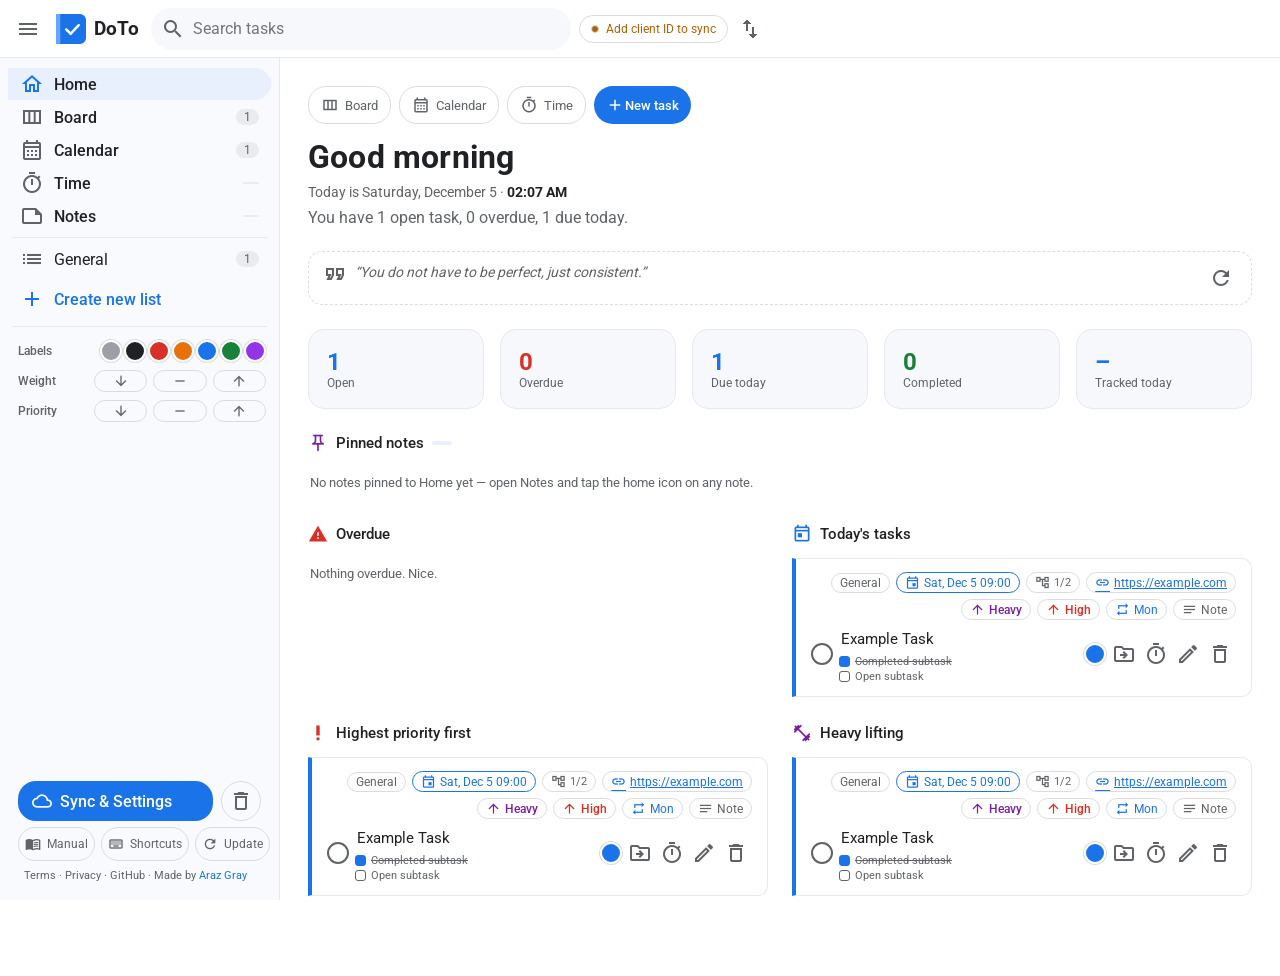
<file: index.html>
<!DOCTYPE html>
<html lang="en">
<head>
<meta charset="UTF-8" />
<meta name="viewport" content="width=device-width, initial-scale=1, viewport-fit=cover" />
<title>DoTo</title>
<meta name="description" content="DoTo — Task Manager, Simple. A Google Tasks-style task manager with external refs, labels, weight and priority." />
<meta name="theme-color" content="#ffffff" />
<meta name="mobile-web-app-capable" content="yes" />
<meta name="apple-mobile-web-app-capable" content="yes" />
<meta name="apple-mobile-web-app-status-bar-style" content="default" />
<meta name="apple-mobile-web-app-title" content="DoTo" />
<link rel="manifest" href="assets/manifest.webmanifest" />
<link rel="icon" type="image/svg+xml" href="assets/icon.svg" />
<link rel="icon" type="image/png" sizes="192x192" href="assets/icon-192.png" />
<link rel="apple-touch-icon" href="assets/icon-180.png" />
<link rel="stylesheet" href="assets/fonts.css?v=1.0-1789832963" />
<link rel="stylesheet" href="styles.css?v=1.0-1789832963" />
</head>
<body>
<header class="topbar">
  <button id="menuBtn" class="icon-btn" aria-label="Open menu" aria-expanded="false" aria-controls="sidebar">
    <span class="material-icons-outlined">menu</span>
  </button>
  <div class="brand" id="brandHome" role="button" tabindex="0" title="DoTo home">
    <span class="brand-mark" aria-hidden="true">
      <img src="assets/logo.svg" width="30" height="30" alt="" />
    </span>
    <span class="brand-text">
      <span class="brand-name">DoTo</span>
    </span>
  </div>
  <div class="search-wrap">
    <span class="material-icons-outlined search-icon">search</span>
    <input id="searchInput" type="search" placeholder="Search tasks" autocomplete="off" aria-label="Search tasks" dir="auto" />
    <button id="clearSearch" class="icon-btn sm hidden" aria-label="Clear search"><span class="material-icons-outlined">close</span></button>
  </div>
  <div class="topbar-actions">
    <button id="syncPill" class="sync-pill" title="Sync status — open Sync & Settings"><span class="dot"></span><span id="syncPillText">Not synced yet</span></button>
    <button id="sortBtn" class="icon-btn" aria-label="Sort tasks" title="Sort" aria-haspopup="menu" aria-expanded="false"><span class="material-icons-outlined">swap_vert</span></button>
    <div id="sortMenu" class="menu hidden" role="menu">
      <button data-sort="order" role="menuitemradio" aria-checked="true"><span class="material-icons-outlined">drag_handle</span> My order</button>
      <button data-sort="date" role="menuitemradio" aria-checked="false"><span class="material-icons-outlined">event</span> Date</button>
      <button data-sort="priority" role="menuitemradio" aria-checked="false"><span class="material-icons-outlined">flag</span> Priority &amp; weight</button>
      <button data-sort="title" role="menuitemradio" aria-checked="false"><span class="material-icons-outlined">sort_by_alpha</span> Title</button>
    </div>
  </div>
</header>

<div class="app">
  <div id="scrim" class="scrim hidden"></div>

  <aside id="sidebar" class="sidebar" aria-label="Task lists">
    <div class="sidebar-scroll">
      <nav class="list-nav" aria-label="Views">
        <button id="navHome" class="list-item view-item"><span class="material-icons-outlined">home</span><span class="n">Home</span><span class="c hidden" id="notifCount"></span></button>
        <button id="navAll" class="list-item view-item"><span class="material-icons-outlined">view_column</span><span class="n">Board</span><span class="c" id="allCount"></span></button>
        <button id="navCal" class="list-item view-item"><span class="material-icons-outlined">calendar_month</span><span class="n">Calendar</span><span class="c" id="calCount"></span></button>
        <button id="navTime" class="list-item view-item"><span class="material-icons-outlined">timer</span><span class="n">Time</span><span class="c" id="timeCount"></span></button>
        <button id="navNotes" class="list-item view-item"><span class="material-icons-outlined">note</span><span class="n">Notes</span><span class="c" id="notesCount"></span></button>
      </nav>
      <hr class="sidebar-divider" />
      <nav id="listNav" class="list-nav" aria-label="Lists"></nav>
      <button id="createListBtn" class="create-list"><span class="material-icons-outlined">add</span> Create new list</button>
      <hr class="sidebar-divider" />
      <div class="sidebar-filters">
        <div class="f-group"><span class="f-name">Labels</span><div id="filterColorBtns" class="f-btns colors"></div></div>
        <div class="f-group"><span class="f-name">Weight</span><div id="filterWeightBtns" class="f-btns"></div></div>
        <div class="f-group"><span class="f-name">Priority</span><div id="filterImportanceBtns" class="f-btns"></div></div>
        <button id="clearFilters" class="link-btn hidden">Clear filters</button>
      </div>
      <div class="sidebar-foot">
        <div class="account-row">
          <button id="accountBtn" class="btn-account"><span class="material-icons-outlined">cloud</span><span class="t">Sync &amp; Settings</span><span id="accountState" class="s"></span></button>
          <button id="navTrash" class="icon-btn trash-btn" aria-label="Trash" title="Trash"><span class="material-icons-outlined">delete</span><span class="c hidden" id="trashCount"></span></button>
        </div>
        <div class="io-row">
          <a id="manualBtn" class="btn-ghost" href="manual.html" target="_blank" rel="noopener"><span class="material-icons-outlined">menu_book</span> Manual</a>
          <button id="shortcutsBtn" class="btn-ghost"><span class="material-icons-outlined">keyboard</span> Shortcuts</button>
          <button id="updateBtn" class="btn-ghost" title="Force refresh: clear offline cache and reload newest version"><span class="material-icons-outlined">refresh</span> Update</button>
        </div>
        <div class="legal-row">
          <a href="terms-of-services.html" target="_blank" rel="noopener">Terms</a>
          <span aria-hidden="true">·</span>
          <a href="privacy-policy.html" target="_blank" rel="noopener">Privacy</a>
          <span aria-hidden="true">·</span>
          <a href="https://github.com/arazgray/doto" target="_blank" rel="noopener">GitHub</a>
          <span aria-hidden="true">·</span>
          <span class="made-by">Made by <a href="https://arazgray.com" target="_blank" rel="noopener">Araz Gray</a></span>
        </div>
      </div>
    </div>
    <div id="sideResizer" class="resizer resizer-side" title="Drag to resize lists panel"></div>
  </aside>

  <main class="main" id="main">
    <!-- HOME / SUMMARY VIEW -->
    <section id="viewHome" class="view">
      <div class="home-hero">
        <div>
          <h1 id="homeGreet">Good day</h1>
          <p class="eyebrow" id="homeDate"></p>
          <p class="muted" id="homeSub"></p>
        </div>
        <div class="home-hero-actions">
          <button id="homeBoardBtn" class="btn-ghost"><span class="material-icons-outlined">view_column</span> Board</button>
          <button id="homeCalBtn" class="btn-ghost"><span class="material-icons-outlined">calendar_month</span> Calendar</button>
          <button id="homeTimeBtn" class="btn-ghost"><span class="material-icons-outlined">timer</span> Time</button>
          <button id="homeAddBtn" class="btn-primary"><span class="material-icons-outlined">add</span><span class="full-t" style="margin-left: -5px;">New task</span><span class="short-t">New</span></button>
        </div>
      </div>
      <div class="home-meta">
        <div id="weatherCard" class="weather hidden" title="Today's weather">
          <span id="weatherIcon" class="material-icons-outlined">wb_sunny</span>
          <div><div id="weatherTemp"></div><div id="weatherDesc" class="muted small"></div></div>
          <div class="wx-tom"><span class="muted small">Tomorrow</span><span id="wxTomIcon" class="material-icons-outlined">wb_cloudy</span><span id="wxTomTemp"></span></div>
        </div>
        <div class="quote"><span class="material-icons-outlined">format_quote</span><p id="quoteText" dir="auto"></p><button id="quoteRefresh" class="icon-btn sm" aria-label="New quote" title="New quote"><span class="material-icons-outlined">refresh</span></button></div>
      </div>
      <div id="homeStats" class="stat-grid"></div>
      <div class="chips" data-chips></div>
      <section id="homeNotesCard" class="card"><h2><span class="material-icons-outlined purple">push_pin</span> Pinned notes <span id="homeNotesCount" class="count-pill"></span></h2><div id="homeNotes" class="home-notes"></div></section>
      <section id="notifCard" class="card hidden"><h2><span class="material-icons-outlined danger">notifications</span> Notifications <span id="notifCountPill" class="count-pill"></span></h2><ul id="notifList" class="task-list"></ul></section>
      <div class="home-grid">
        <section class="card"><h2><span class="material-icons-outlined danger">warning</span> Overdue</h2><ul id="homeOverdue" class="task-list"></ul></section>
        <section class="card"><h2><span class="material-icons-outlined blue">today</span> Today's tasks</h2><ul id="homeToday" class="task-list"></ul></section>
        <section class="card"><h2><span class="material-icons-outlined red">priority_high</span> Highest priority first</h2><ul id="homeImportant" class="task-list"></ul></section>
        <section class="card"><h2><span class="material-icons-outlined purple">fitness_center</span> Heavy lifting</h2><ul id="homeHeavy" class="task-list"></ul></section>
      </div>
    </section>

    <!-- SINGLE LIST VIEW -->
    <section id="viewList" class="view hidden">
      <div class="list-header">
        <h1 id="listTitle" dir="auto">General</h1>
        <div class="list-header-actions">
          <span id="taskCount" class="count-pill"></span>
          <button id="listMenuBtn" class="icon-btn" aria-label="List options"><span class="material-icons-outlined">more_vert</span></button>
          <div id="listMenu" class="menu hidden" role="menu">
            <button id="renameListBtn" role="menuitem"><span class="material-icons-outlined">edit</span> Rename list</button>
            <button id="deleteCompletedBtn" role="menuitem"><span class="material-icons-outlined">delete_sweep</span> Delete completed</button>
            <button id="deleteListBtn" role="menuitem" class="danger"><span class="material-icons-outlined">delete</span> Delete list</button>
          </div>
        </div>
      </div>
      <div id="activeFilterChips" class="chips" data-chips></div>
      <form id="addForm" class="add-bar" autocomplete="off">
        <button type="button" class="add-plus" aria-label="Add a task"><span class="material-icons-outlined">add</span></button>
        <input id="addInput" type="text" placeholder="Add a task" aria-label="Add a task" maxlength="200" dir="auto" />
        <button type="submit" class="add-go" aria-label="Save task"><span class="material-icons-outlined">add</span></button>
      </form>
      <div id="quickAddMeta" class="quick-add-meta">
        <div class="qa-group">
          <span>Due</span>
          <input id="qaDate" type="date" title="Due date for the new task" aria-label="Due date" />
          <button type="button" data-qa="today"><span class="material-icons-outlined">today</span> Today</button>
          <button type="button" data-qa="tomorrow"><span class="material-icons-outlined">event</span> Tomorrow</button>
        </div>
        <div class="qa-group">
          <span>Weight</span>
          <div class="qa-seg" id="qaWeight" role="radiogroup" aria-label="Weight">
            <button type="button" data-v="light" title="Light"><span class="material-icons-outlined">arrow_downward</span></button>
            <button type="button" data-v="medium" title="Medium"><span class="material-icons-outlined">remove</span></button>
            <button type="button" data-v="heavy" title="Heavy"><span class="material-icons-outlined">arrow_upward</span></button>
          </div>
        </div>
        <div class="qa-group">
          <span>Priority</span>
          <div class="qa-seg" id="qaImportance" role="radiogroup" aria-label="Priority">
            <button type="button" data-v="low" title="Low"><span class="material-icons-outlined">arrow_downward</span></button>
            <button type="button" data-v="medium" title="Medium"><span class="material-icons-outlined">remove</span></button>
            <button type="button" data-v="high" title="High"><span class="material-icons-outlined">arrow_upward</span></button>
          </div>
        </div>
        <div class="qa-group">
          <span>Labels</span>
          <div id="qaColors" class="qa-colors"></div>
        </div>
      </div>
      <section aria-label="Open tasks">
        <ul id="openList" class="task-list"></ul>
        <div id="openEmpty" class="empty hidden">
          <svg class="empty-art" width="120" height="90" viewBox="0 0 120 90" aria-hidden="true"><rect x="8" y="8" width="104" height="74" rx="12" fill="var(--blue-soft)"/><path d="M30 45l12 12 28-30" stroke="var(--blue)" stroke-width="6" fill="none" stroke-linecap="round" stroke-linejoin="round"/></svg>
          <p><strong>All clear!</strong><br />Add your first task above, or drag one here from another list.</p>
        </div>
      </section>
      <section class="completed-section" aria-label="Completed tasks">
        <button id="completedToggle" class="completed-toggle" aria-expanded="false">
          <span class="material-icons-outlined chev">expand_more</span>
          <span>Completed</span>
          <span id="completedCount" class="count-pill muted"></span>
        </button>
        <ul id="doneList" class="task-list done"></ul>
      </section>
    </section>

    <!-- ALL BOARD VIEW -->
    <section id="viewAll" class="view hidden">
      <div class="list-header">
        <div><h1>All lists</h1><p class="muted small board-hint">Each category is a column — drag tasks between columns or onto the sidebar.</p></div>
        <span id="allCountPill" class="count-pill"></span>
      </div>
      <div class="chips" data-chips></div>
      <div id="board" class="board"></div>
    </section>

    <!-- CALENDAR VIEW -->
    <section id="viewCal" class="view hidden">
      <div class="list-header">
        <div class="cal-title-row">
          <h1 id="calTitle">Calendar</h1>
          <div class="seg-mini" id="calViewSeg" role="tablist" aria-label="Calendar view">
            <button data-v="month" role="tab" class="selected">Month</button>
            <button data-v="year" role="tab">Year</button>
          </div>
        </div>
        <div class="list-header-actions">
          <button id="calPrev" class="icon-btn" aria-label="Previous month or year"><span class="material-icons-outlined">chevron_left</span></button>
          <button id="calTodayBtn" class="btn-ghost">Today</button>
          <button id="calNext" class="icon-btn" aria-label="Next month or year"><span class="material-icons-outlined">chevron_right</span></button>
        </div>
      </div>
      <div class="chips" data-chips></div>
      <div id="calYearGrid" class="cal-year hidden"></div>
      <div class="cal-wrap">
        <div class="cal-main">
          <div class="cal-dow" id="calDow"></div>
          <div id="calGrid" class="cal-grid"></div>
        </div>
        <div class="cal-side">
          <div class="cal-agenda-head">
            <h2 id="calDayTitle" dir="auto"></h2>
            <span id="calDayCount" class="count-pill muted"></span>
          </div>
          <form id="calAddForm" class="board-add" autocomplete="off">
            <input id="calAddInput" maxlength="200" placeholder="Add task" dir="auto" aria-label="Add task on selected day" />
          </form>
          <ul id="calDayList" class="task-list"></ul>
        </div>
      </div>
    </section>

    <!-- TIME TRACKER VIEW -->
    <section id="viewTime" class="view hidden">
      <div class="list-header">
        <h1>Time tracker</h1>
        <span id="timeTotalPill" class="count-pill"></span>
      </div>
      <div class="chips" data-chips></div>
      <div class="time-wrap">
        <section class="card time-tasks">
          <h2><span class="material-icons-outlined purple">assignment</span> Pick a task</h2>
          <div class="search-wrap time-search">
            <span class="material-icons-outlined search-icon">search</span>
            <input id="timeSearch" type="search" placeholder="Search tasks" autocomplete="off" aria-label="Search tasks" dir="auto" />
          </div>
          <ul id="timeTaskList" class="task-list"></ul>
        </section>
        <section class="card time-records">
          <h2><span class="material-icons-outlined blue">history</span> Logged time</h2>
          <ul id="timeRecords" class="task-list"></ul>
        </section>
        <section class="card time-tracker">
          <h2><span class="material-icons-outlined red">timer</span> Tracker</h2>
          <div id="timeForTaskCard"></div>
          <div id="timeDisplay" class="time-display" dir="ltr">00:00:00,00</div>
          <div class="time-btns">
            <button id="timePlay" class="time-btn play" aria-label="Start"><span class="material-icons-outlined">play_arrow</span></button>
            <button id="timePause" class="time-btn pause" aria-label="Pause"><span class="material-icons-outlined">pause</span></button>
            <button id="timeStop" class="time-btn stop" aria-label="Stop and save"><span class="material-icons-outlined">stop</span></button>
          </div>
          <p class="muted small time-hint">Play starts, pause holds, stop saves the record.</p>
        </section>
      </div>
    </section>

    <!-- NOTES VIEW (Google Keep style) -->
    <section id="viewNotes" class="view hidden">
      <div class="list-header">
        <div><h1>Notes</h1><p class="muted small board-hint">Quick notes, Keep-style — pin important ones, show them on Home.</p></div>
        <span id="notesCountPill" class="count-pill"></span>
      </div>
      <div class="search-wrap notes-search">
        <span class="material-icons-outlined search-icon">search</span>
        <input id="notesSearch" type="search" placeholder="Search notes" autocomplete="off" aria-label="Search notes" dir="auto" />
      </div>
      <form id="noteAddForm" class="note-add" autocomplete="off">
        <input id="noteAddTitle" type="text" placeholder="Title" maxlength="120" aria-label="Note title" dir="auto" />
        <textarea id="noteAddBody" rows="2" placeholder="Take a note…" aria-label="Note text" dir="auto"></textarea>
        <div class="note-add-row">
          <div id="noteAddColors" class="qa-colors"></div>
          <button type="submit" class="btn-primary add-note-btn" aria-label="Add note"><span class="material-icons-outlined">add</span></button>
        </div>
      </form>
      <h2 id="notesPinnedHead" class="notes-head"><span class="material-icons-outlined">push_pin</span> Pinned</h2>
      <div id="notesPinned" class="notes-grid"></div>
      <h2 id="notesOthersHead" class="notes-head"><span class="material-icons-outlined">note</span> Others</h2>
      <div id="notesGrid" class="notes-grid"></div>
      <p id="notesEmpty" class="mini-empty hidden">No notes yet — jot one down above.</p>
    </section>

    <!-- TRASH VIEW -->
    <section id="viewTrash" class="view hidden">
      <div class="list-header">
        <div><h1>Trash</h1><p class="muted small board-hint">Deleted tasks and notes stay here until you restore them or empty the trash.</p></div>
        <div class="list-header-actions">
          <span id="trashCountPill" class="count-pill"></span>
          <button id="emptyTrashBtn" class="btn-ghost" aria-label="Empty trash"><span class="btn-label">Empty trash</span></button>
        </div>
      </div>
      <h2 class="notes-head"><span class="material-icons-outlined">task</span> Tasks</h2>
      <ul id="trashTasks" class="task-list"></ul>
      <p id="trashTasksEmpty" class="mini-empty hidden">No deleted tasks.</p>
      <h2 class="notes-head"><span class="material-icons-outlined">note</span> Notes</h2>
      <div id="trashNotes" class="notes-grid"></div>
      <p id="trashNotesEmpty" class="mini-empty hidden">No deleted notes.</p>
    </section>
  </main>

  <aside id="detail" class="detail hidden" aria-label="Task details">
    <div id="detailResizer" class="resizer resizer-detail" title="Drag to resize details panel"></div>
    <div class="detail-head">
      <button id="detailBack" class="icon-btn" aria-label="Close details"><span class="material-icons-outlined">arrow_downward</span></button>
      <span class="detail-title">Details</span>
      <span id="dListName" class="count-pill muted"></span>
      <button id="detailDelete" class="icon-btn" aria-label="Delete task"><span class="material-icons-outlined">delete</span></button>
      <button id="detailClose" class="icon-btn desktop-only" aria-label="Close panel"><span class="material-icons-outlined">close</span></button>
    </div>
    <div class="detail-body">
      <input id="dTitle" type="text" class="d-title" placeholder="Title" maxlength="200" dir="auto" />
      <div class="d-section">
        <p class="d-label">Subtasks <span id="subCount" class="count-pill muted"></span></p>
        <ul id="dSubs" class="sub-list"></ul>
        <form id="subForm" class="sub-add" autocomplete="off">
          <span class="material-icons-outlined">add</span>
          <input id="subInput" placeholder="Add subtask" maxlength="150" aria-label="Add subtask" dir="auto" />
        </form>
      </div>
      <div class="d-section">
        <p class="d-label">List / Category <span class="hint">— move task</span></p>
        <div class="d-row">
          <span class="material-icons-outlined muted">list</span>
          <select id="dList"></select>
        </div>
      </div>
      <div class="d-section">
        <p class="d-label">Labels <span class="hint">— also tap dot in list</span></p>
        <div id="dColors" class="palette"></div>
      </div>
      <div class="d-grid">
        <div class="d-section">
          <p class="d-label">Weight</p>
          <div id="dWeight" class="segmented" role="radiogroup" aria-label="Weight">
            <button data-v="light" role="radio"><span class="material-icons-outlined">arrow_downward</span>Light</button>
            <button data-v="medium" role="radio"><span class="material-icons-outlined">remove</span>Medium</button>
            <button data-v="heavy" role="radio"><span class="material-icons-outlined">arrow_upward</span>Heavy</button>
          </div>
        </div>
        <div class="d-section">
          <p class="d-label">Priority</p>
          <div id="dImportance" class="segmented importance" role="radiogroup" aria-label="Priority">
            <button data-v="low" role="radio"><span class="material-icons-outlined">arrow_downward</span>Low</button>
            <button data-v="medium" role="radio"><span class="material-icons-outlined">remove</span>Medium</button>
            <button data-v="high" role="radio"><span class="material-icons-outlined">arrow_upward</span>High</button>
          </div>
        </div>
      </div>
      <div class="d-section">
        <p class="d-label">Due</p>
        <div class="d-row">
          <input id="dDate" type="date" />
          <input id="dTime" type="time" />
          <button id="dClearDate" class="icon-btn sm" aria-label="Clear date"><span class="material-icons-outlined">close</span></button>
        </div>
      </div>
      <div class="d-section">
        <p class="d-label">Reminder</p>
        <div class="d-row">
          <span class="material-icons-outlined muted">notifications</span>
          <select id="dRemindBefore" aria-label="Remind before due">
            <option value="">No reminder</option>
            <option value="1">1 minute before</option>
            <option value="5">5 minutes before</option>
            <option value="30">30 minutes before</option>
            <option value="60">1 hour before</option>
            <option value="180">3 hours before</option>
            <option value="1440">1 day before</option>
          </select>
        </div>
        <p id="dRemindHint" class="muted small" style="margin:6px 0 0"></p>
      </div>
      <div class="d-section">
        <p class="d-label">Repeat</p>
        <div class="d-row">
          <span class="material-icons-outlined muted">repeat</span>
          <select id="dRecurFreq" aria-label="Repeat">
            <option value="">Does not repeat</option>
            <option value="daily">Daily</option>
            <option value="weekly">Weekly</option>
            <option value="monthly">Monthly</option>
            <option value="yearly">Yearly</option>
            <option value="custom">Custom…</option>
          </select>
        </div>
        <div id="dRecurCustom" class="d-row hidden" style="margin-top:8px">
          <span class="muted small">Every</span>
          <input id="dRecurN" type="number" min="1" max="99" value="2" aria-label="Every N" />
          <select id="dRecurUnit" aria-label="Repeat unit">
            <option value="daily">day(s)</option>
            <option value="weekly">week(s)</option>
            <option value="monthly">month(s)</option>
            <option value="yearly">year(s)</option>
          </select>
        </div>
        <div id="dRecurDays" class="day-chips hidden" aria-label="Repeat on days"></div>
        <p id="dRecurHint" class="muted small" style="margin:6px 0 0"></p>
      </div>
      <div class="d-section">
        <p class="d-label">External ref <span class="hint">— url or anything</span></p>
        <div class="d-row">
          <span class="material-icons-outlined muted">link</span>
          <input id="dExt" type="text" placeholder="https://… or ticket #123, file path…" maxlength="500" dir="auto" />
          <a id="dExtOpen" class="icon-btn sm hidden" target="_blank" rel="noopener" aria-label="Open external reference"><span class="material-icons-outlined">open_in_new</span></a>
        </div>
      </div>
      <div class="d-section">
        <p class="d-label">Notes</p>
        <textarea id="dNotes" rows="3" placeholder="Add details" dir="auto"></textarea>
      </div>
    </div>
    <div class="detail-foot">
      <span id="dMeta" class="muted small"></span>
      <div class="detail-foot-actions">
        <button id="dDoneToggle" class="btn-soft">Mark complete</button>
        <button id="dSaveBtn" class="btn-primary">Save</button>
      </div>
    </div>
  </aside>
</div>

<div id="colorPop" class="menu palette-pop hidden"></div>
<div id="weightPop" class="menu hidden"></div>
<div id="importancePop" class="menu hidden"></div>
<div id="movePop" class="menu hidden"></div>
<div id="paletteScrim" class="modal-scrim hidden">
  <div id="paletteBox" class="palette-box" role="dialog" aria-modal="true" aria-label="Command palette">
    <div class="palette-input-wrap">
      <span class="material-icons-outlined">search</span>
      <input id="paletteInput" type="text" placeholder="Type a command or search tasks…" autocomplete="off" aria-label="Command palette" dir="auto" />
    </div>
    <ul id="paletteList" class="palette-list" role="listbox" aria-label="Results"></ul>
    <p class="muted small palette-hint">Up/Down navigate · Enter run · Esc close</p>
  </div>
</div>
<div id="accountScrim" class="modal-scrim hidden">
  <div class="modal account-modal" role="dialog" aria-modal="true" aria-label="Sync and settings">
    <h3>Sync &amp; Settings</h3>
    <div class="set-tabs" role="tablist" aria-label="Settings sections">
      <button type="button" data-settab="sync" role="tab" class="selected" aria-selected="true"><span class="material-icons-outlined">sync</span> Sync</button>
      <button type="button" data-settab="labels" role="tab" aria-selected="false"><span class="material-icons-outlined">label</span> Labels</button>
      <button type="button" data-settab="home" role="tab" aria-selected="false"><span class="material-icons-outlined">home</span> Home</button>
      <button type="button" data-settab="options" role="tab" aria-selected="false"><span class="material-icons-outlined">tune</span> Options</button>
      <button type="button" data-settab="io" role="tab" aria-selected="false"><span class="material-icons-outlined">swap_vert</span> Data</button>
    </div>
    <div class="set-pane" data-setpane="sync" role="tabpanel">
      <p id="accountEmail" class="muted small">Not signed in.</p>
      <div class="setup-row name-row">
        <input id="userNameInput" type="text" placeholder="Your name (shown in greetings)" autocomplete="off" maxlength="40" aria-label="Your name" dir="auto" />
      </div>
      <div class="set-group client-id-group">
        <p class="d-label">Google client ID <span class="hint">— required for sync &amp; reminders</span></p>
        <div class="setup-row client-id-row">
          <input id="clientIdInput" type="text" placeholder="xxx.apps.googleusercontent.com" autocomplete="off" spellcheck="false" aria-label="Google OAuth client ID" dir="ltr" />
          <button type="button" id="clientIdClear" class="btn-ghost" title="Clear saved client ID">Clear</button>
        </div>
        <p id="clientIdHint" class="sync-err">Sync is off until you add your client ID below — Sign in will not work without it.</p>
        <p class="muted small">No ID is bundled with this app. Create one for free in <a href="https://console.cloud.google.com/" target="_blank" rel="noopener">Google Cloud Console</a>, add this site as an authorized origin, then paste the ID here. Full steps: <a href="MANUAL.md#hosting-it-yourself" target="_blank" rel="noopener">Manual → Hosting it yourself</a>.</p>
      </div>
      <div class="modal-actions account-actions">
        <button type="button" id="signInBtn" class="btn-primary">Sign in with Google</button>
        <button type="button" id="signOutBtn" class="btn-ghost hidden">Sign out</button>
        <button type="button" id="syncNowBtn" class="btn-ghost"><span class="material-icons-outlined">sync</span> Sync now</button>
        <button type="button" id="logOpenBtn" class="btn-ghost"><span class="material-icons-outlined">history</span> History</button>
      </div>
      <label class="switch-row"><input type="checkbox" id="autoSyncToggle" checked /> Auto-sync on changes</label>
      <p id="accountLast" class="muted small"></p>
      <p id="accountError" class="sync-err hidden"></p>
      <p class="muted small">Synced with Drive's hidden app folder. Works offline.</p>
      <p class="muted small">Sign-in requests access to your Drive app folder (sync), your email (display only), and Calendar events + calendar list (reminders in a dedicated “DoTo” calendar). Data goes only between your browser and Google. See the <a href="privacy-policy.html" target="_blank" rel="noopener">Privacy Policy</a> for details.</p>
    </div>
    <div class="set-pane hidden" data-setpane="labels" role="tabpanel">
      <div class="set-group">
        <p class="d-label">Labels <span class="hint">— e.g. red for Home, blue for Work</span></p>
        <div id="colorNames" class="color-names"></div>
        <div class="setup-row color-add-row">
          <input type="color" id="customColorPick" value="#1a73e8" aria-label="Custom label color" />
          <input id="customColorName" type="text" placeholder="Label, e.g. Home" maxlength="24" aria-label="Custom label name" dir="auto" />
          <button type="button" id="customColorAdd" class="btn-primary">Add</button>
        </div>
        <button type="button" id="resetColorsBtn" class="link-btn hidden">Reset built-in labels</button>
      </div>
    </div>
    <div class="set-pane hidden" data-setpane="home" role="tabpanel">
      <div class="set-group">
        <p class="d-label">Home <span class="hint">— pick which sections appear</span></p>
        <div id="homeToggles"></div>
      </div>
    </div>
    <div class="set-pane hidden" data-setpane="options" role="tabpanel">
      <div class="set-group">
        <label class="switch-row"><input type="checkbox" id="showCompletedToggle" checked /> Show completed tasks</label>
        <label class="switch-row"><input type="checkbox" id="darkModeToggle" /> Dark mode</label>
      </div>
    </div>
    <div class="set-pane hidden" data-setpane="io" role="tabpanel">
      <div class="set-group">
        <p class="d-label">Data <span class="hint">— JSON backups, Google Tasks</span></p>
        <div class="io-row import-row">
          <select id="importMode" aria-label="Import source">
            <option value="auto">Auto-detect</option>
            <option value="doto">DoTo backup</option>
            <option value="google">Google Tasks</option>
          </select>
          <button id="importBtn2" class="btn-ghost"><span class="material-icons-outlined">upload</span> Import</button>
          <button id="exportBtn2" class="btn-ghost"><span class="material-icons-outlined">download</span> Export</button>
        </div>
        <p class="muted small" style="margin-top:10px;">Exports include lists, tasks, notes, time records and labels. Re-importing your own backup skips duplicates.</p>
      </div>
    </div>
    <div class="modal-actions">
      <button type="button" id="accountClose" class="btn-primary">Done</button>
    </div>
  </div>
</div>
<div id="conflictScrim" class="modal-scrim hidden">
  <div class="modal conflict-modal" role="dialog" aria-modal="true" aria-label="Sync conflicts">
    <h3 id="conflictTitle">Sync conflicts</h3>
    <p id="conflictCount" class="muted small"></p>
    <div id="conflictList" class="conflict-list"></div>
    <div class="modal-actions conflict-actions">
      <button type="button" id="conflictLater" class="btn-ghost">Later</button>
      <button type="button" id="conflictAllMine" class="btn-ghost">All mine</button>
      <button type="button" id="conflictAllTheirs" class="btn-ghost">All Drive's</button>
      <button type="button" id="conflictApply" class="btn-primary">Apply</button>
    </div>
  </div>
</div>
<div id="logScrim" class="modal-scrim hidden">
  <div class="modal log-modal" role="dialog" aria-modal="true" aria-label="Sync history">
    <h3>Sync history</h3>
    <div class="diag-box">
      <pre id="diagText" class="diag-text"></pre>
      <button type="button" id="diagCopy" class="btn-ghost">Copy diagnostics</button>
    </div>
    <ul id="syncLogList" class="sync-log"></ul>
    <div class="modal-actions">
      <button type="button" id="logClear" class="btn-ghost">Clear</button>
      <button type="button" id="logClose" class="btn-primary">Done</button>
    </div>
  </div>
</div>
<div id="helpScrim" class="modal-scrim hidden">
  <div class="modal help-modal" role="dialog" aria-modal="true" aria-label="Keyboard shortcuts">
    <h3>Keyboard shortcuts</h3>
    <div id="helpTable" class="help-table"></div>
    <div class="modal-actions">
      <button type="button" id="helpClose" class="btn-primary">Done</button>
    </div>
  </div>
</div>
<div id="noteScrim" class="modal-scrim hidden">
  <div class="modal note-modal" role="dialog" aria-modal="true" aria-label="Edit note">
    <input id="noteEditTitle" type="text" class="d-title" placeholder="Title" maxlength="120" dir="auto" />
    <textarea id="noteEditBody" rows="6" placeholder="Take a note…" dir="auto"></textarea>
    <div class="note-options">
      <div id="noteEditColors" class="palette"></div>
      <span class="spacer"></span>
      <label class="switch-icon" title="Pinned"><input type="checkbox" id="noteEditPinned" /><span class="material-icons-outlined">push_pin</span></label>
      <label class="switch-icon" title="Show on Home page"><input type="checkbox" id="noteEditHome" /><span class="material-icons-outlined">home</span></label>
    </div>
    <div class="modal-actions note-actions">
      <button type="button" id="noteDeleteBtn" class="btn-ghost danger"><span class="material-icons-outlined">delete</span> Delete</button>
      <span class="spacer"></span>
      <button type="button" id="noteEditCancel" class="btn-ghost">Cancel</button>
      <button type="button" id="noteEditSave" class="btn-primary">Save</button>
    </div>
  </div>
</div>
<div id="modalScrim" class="modal-scrim hidden">
  <form id="modalBox" class="modal" role="dialog" aria-modal="true" autocomplete="off">
    <h3 id="modalTitle"></h3>
    <p id="modalMsg" class="muted small"></p>
    <input id="modalInput" type="text" dir="auto" maxlength="60" class="hidden" />
    <div class="modal-actions">
      <button type="button" id="modalCancel" class="btn-ghost">Cancel</button>
      <button type="submit" id="modalOk" class="btn-primary">OK</button>
    </div>
  </form>
</div>
<div id="toast" class="toast hidden" role="status" aria-live="polite"><span id="toastMsg"></span><button id="toastUndo" class="hidden">Undo</button></div>
<input id="importFile" type="file" accept=".json,application/json" multiple class="hidden" />

<script src="app.js?v=1.0-1789832963"></script>
</body>
</html>
</file>
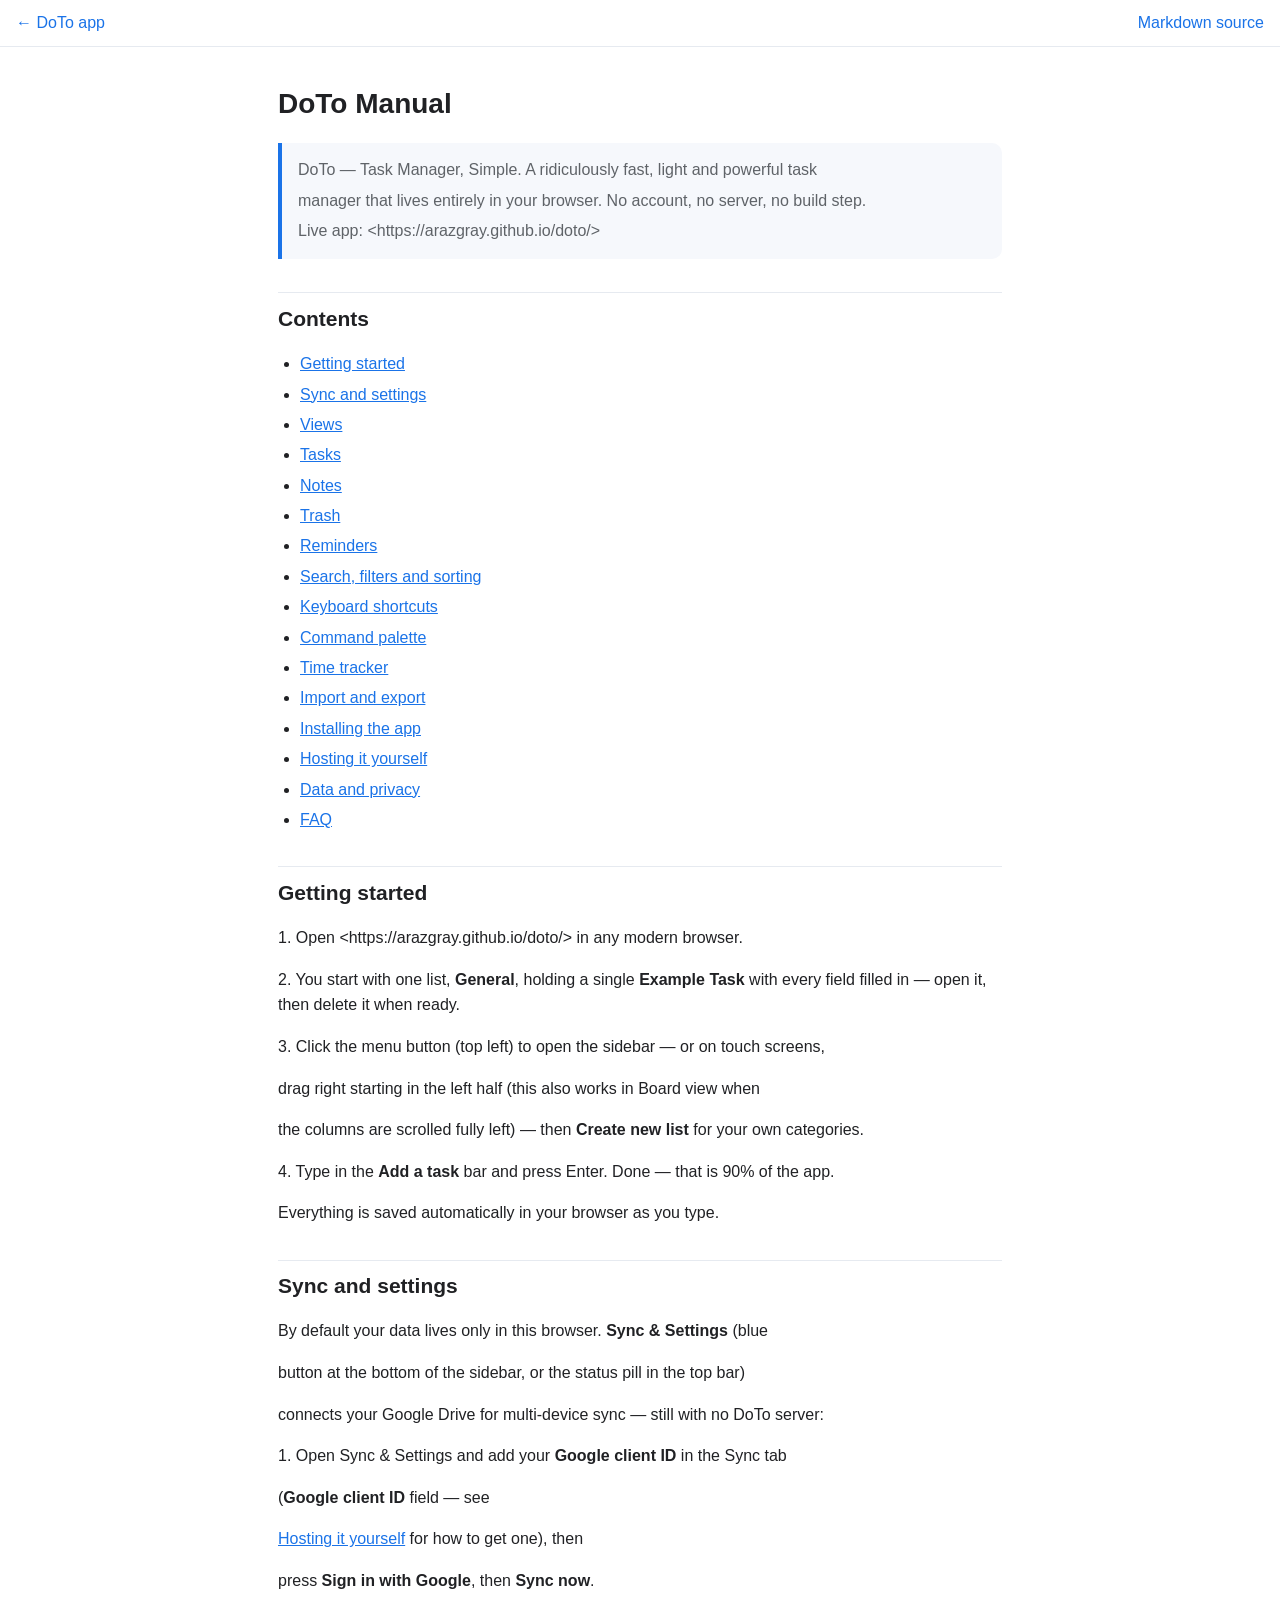
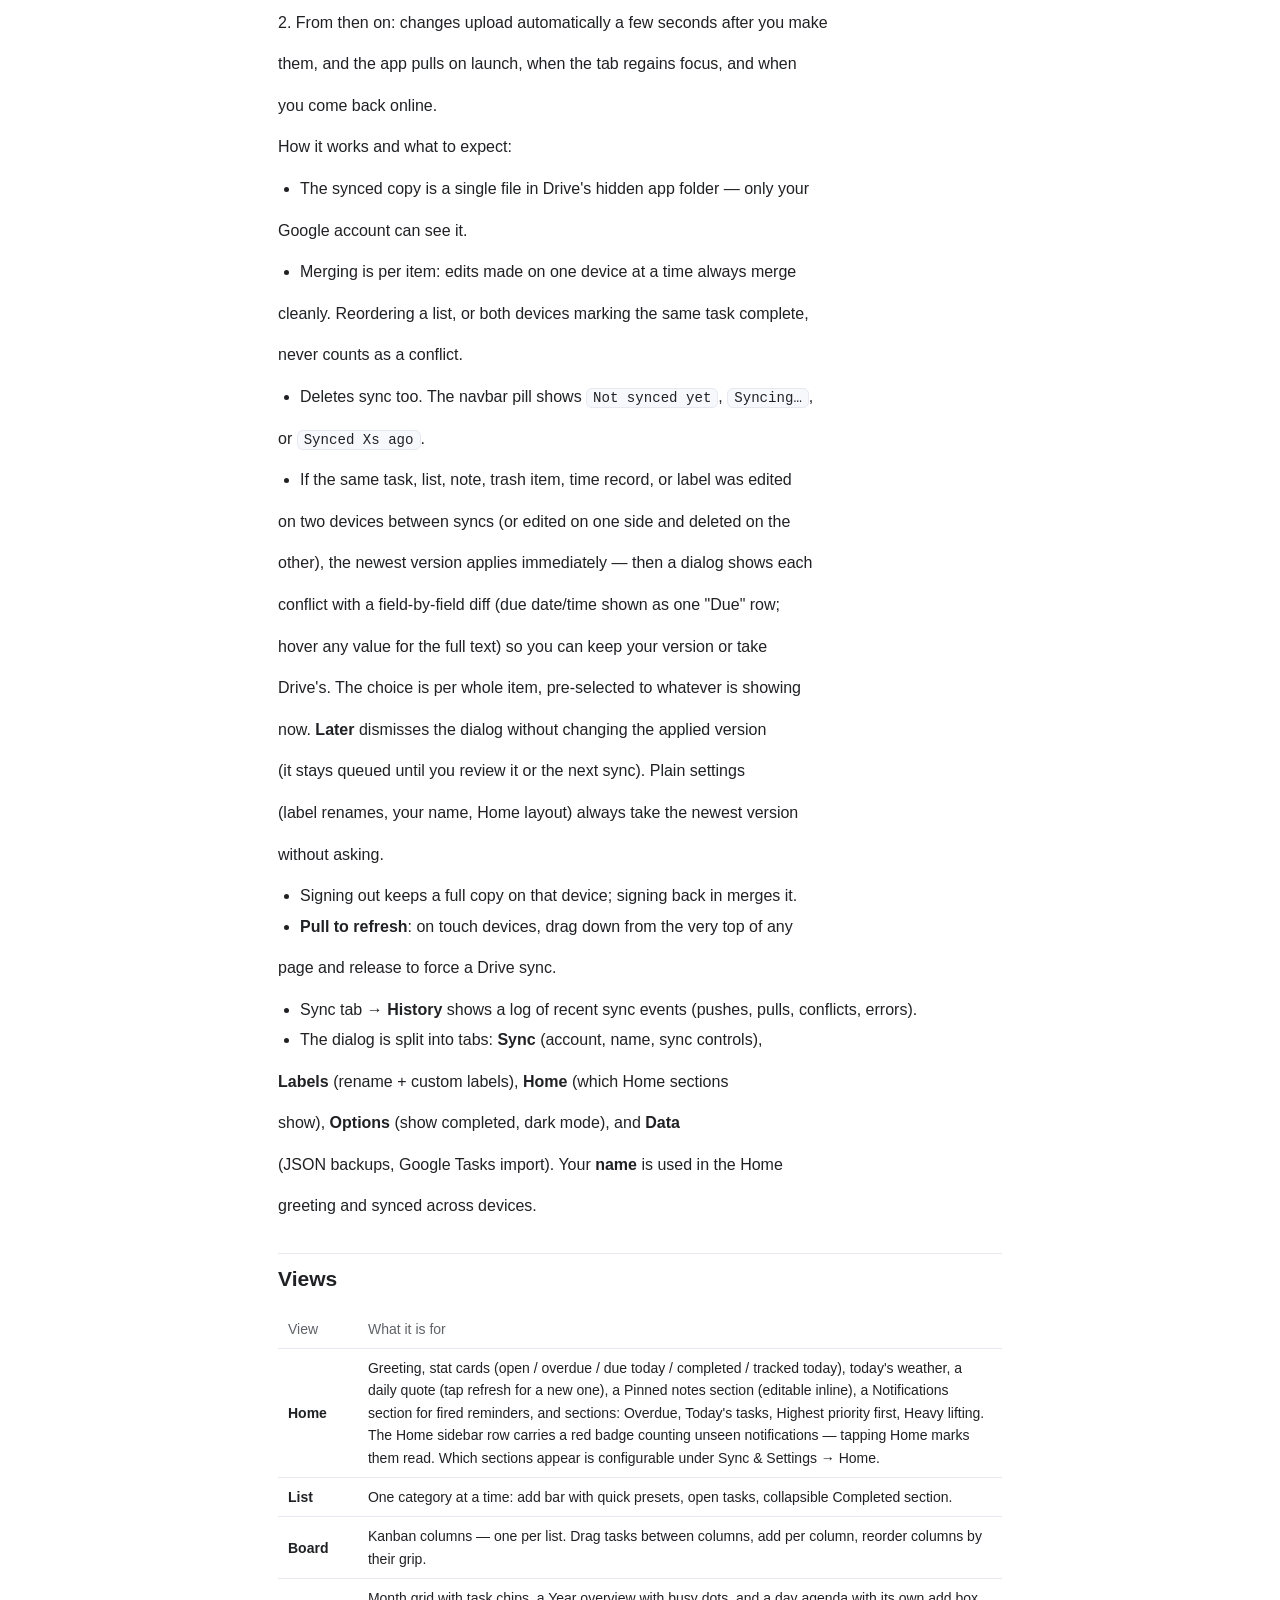
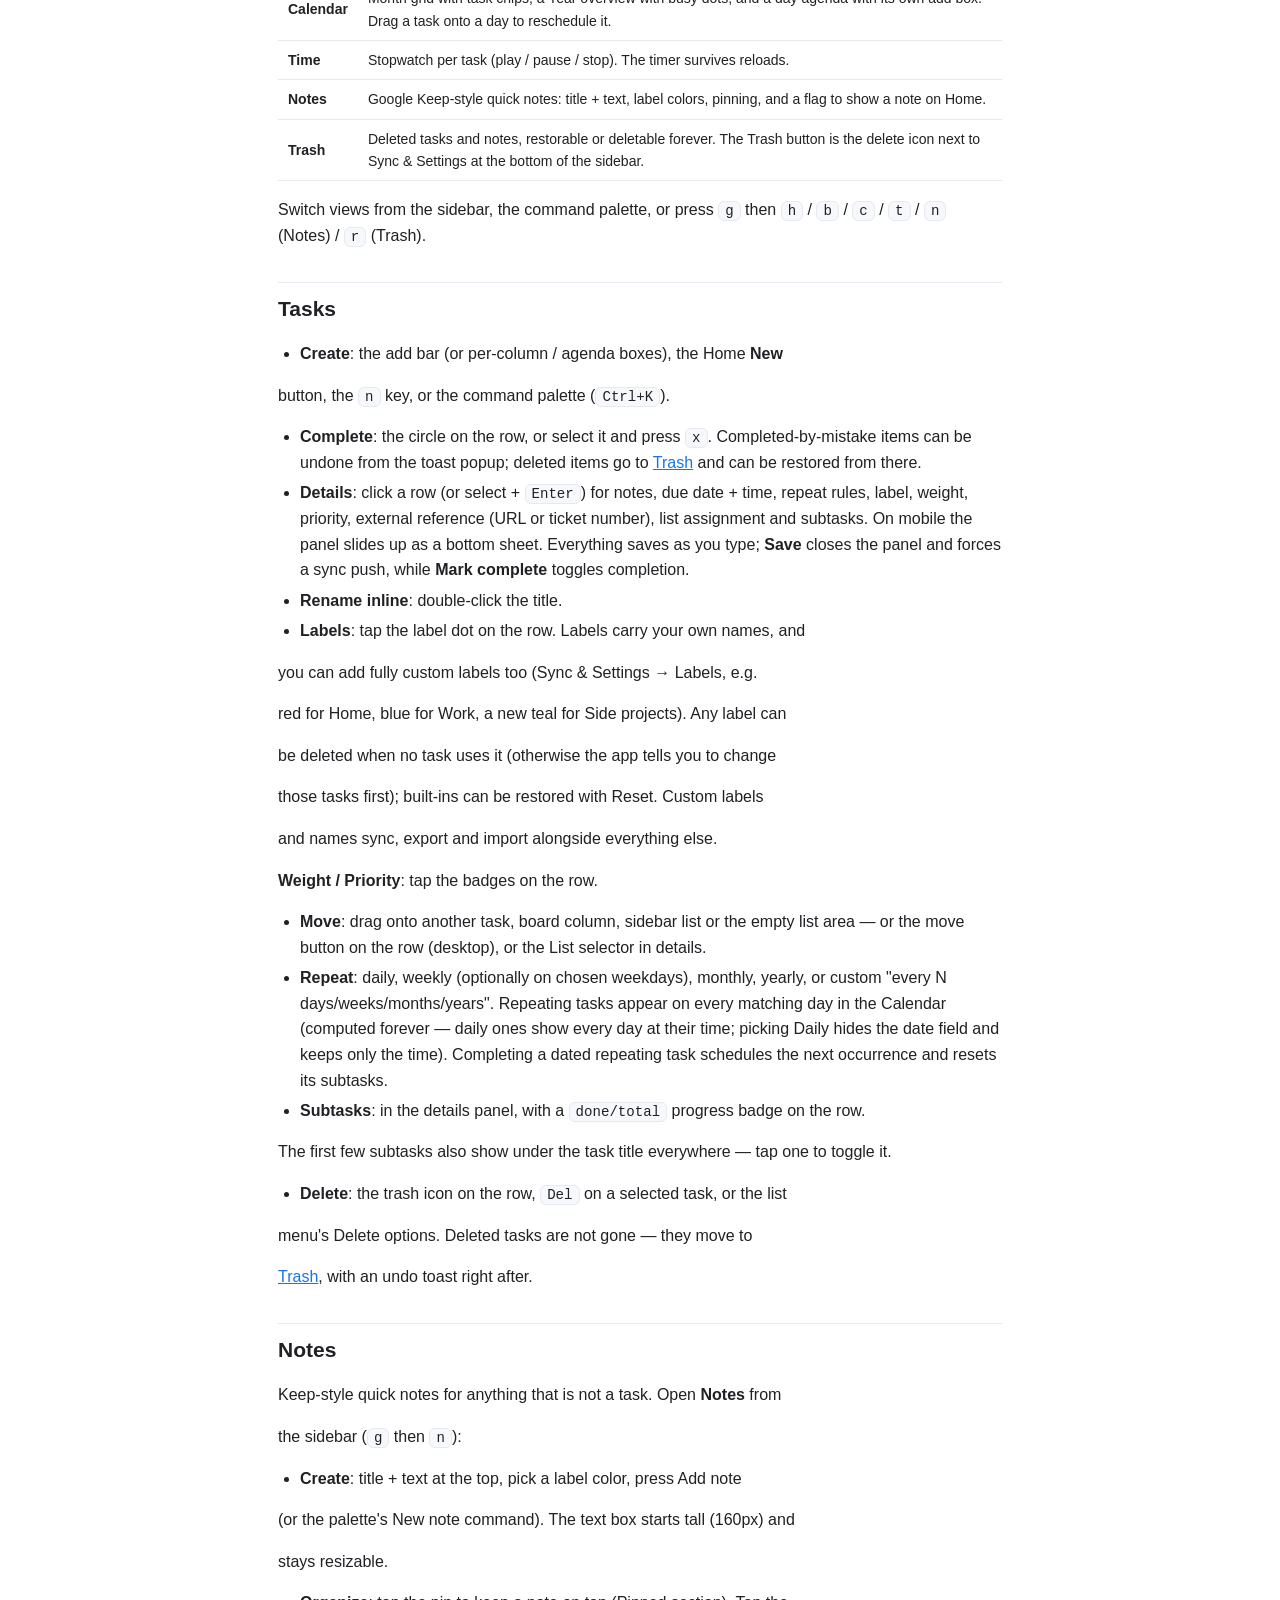
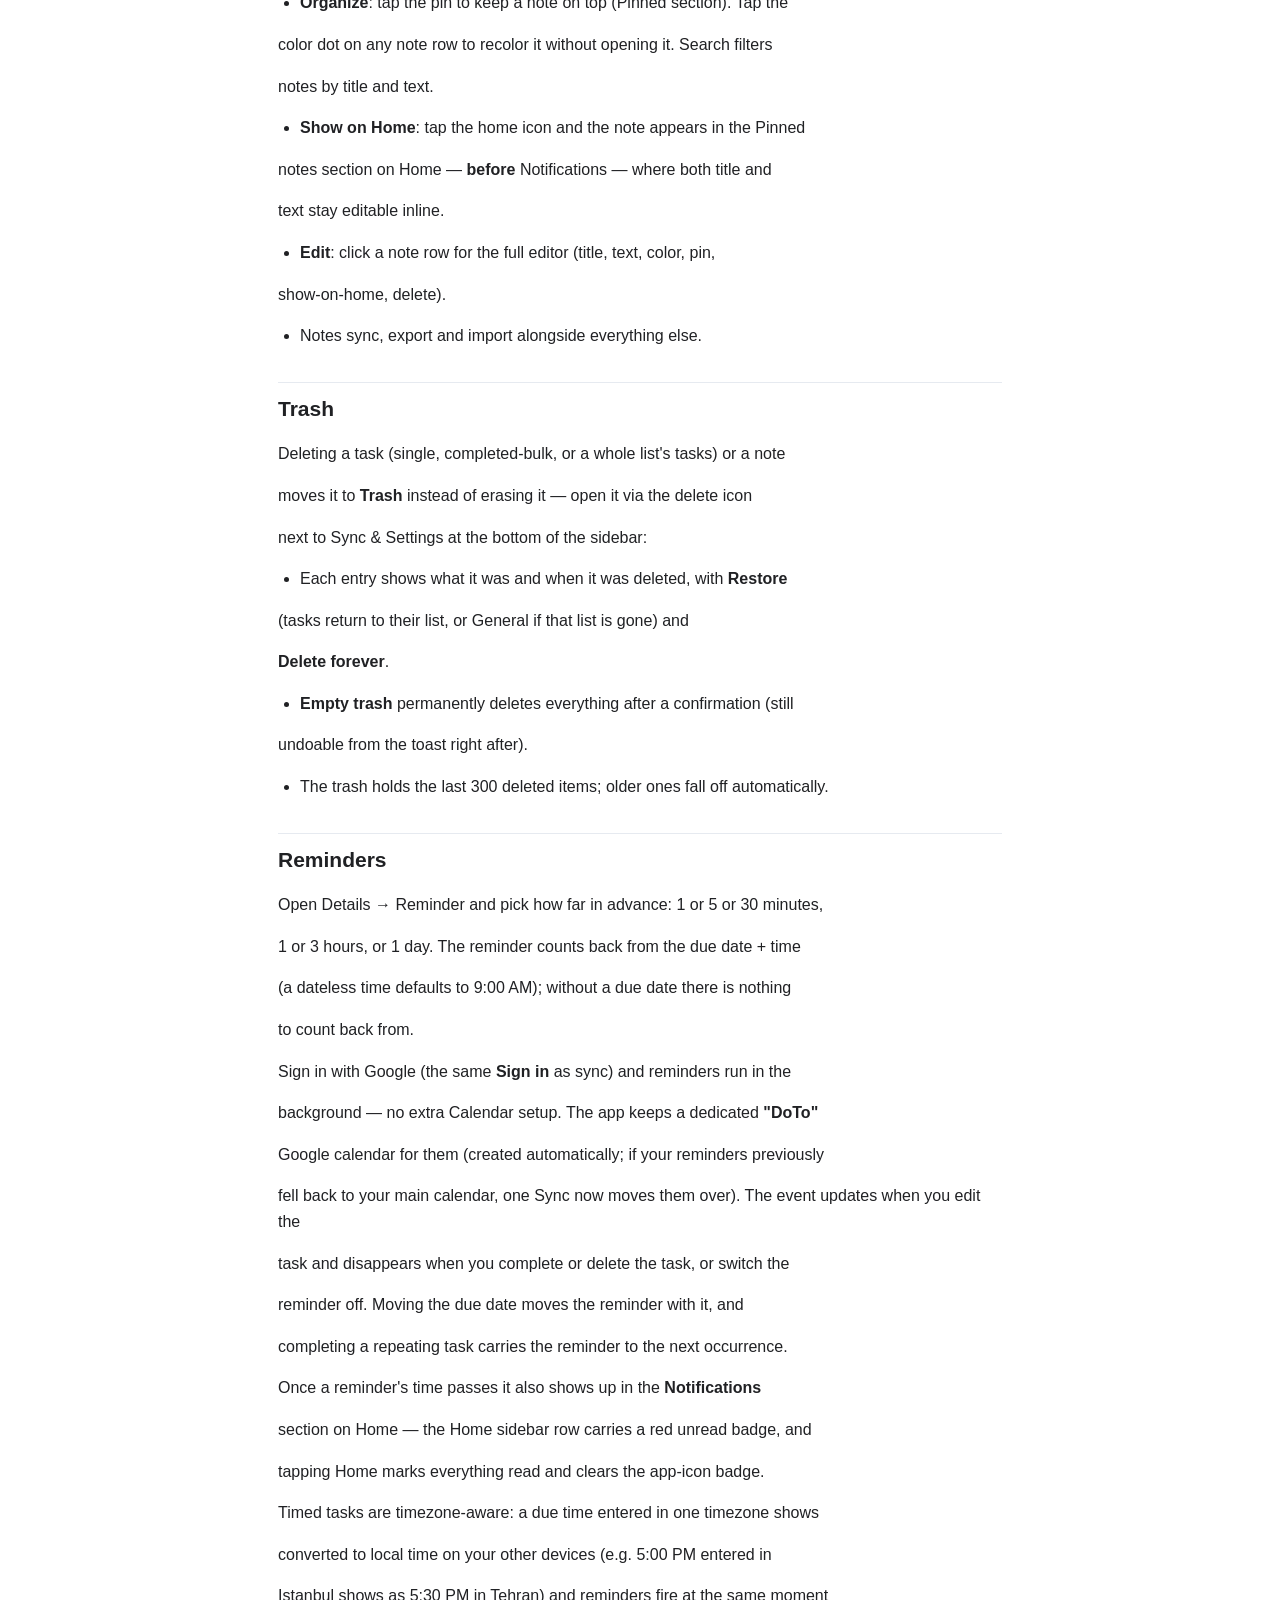
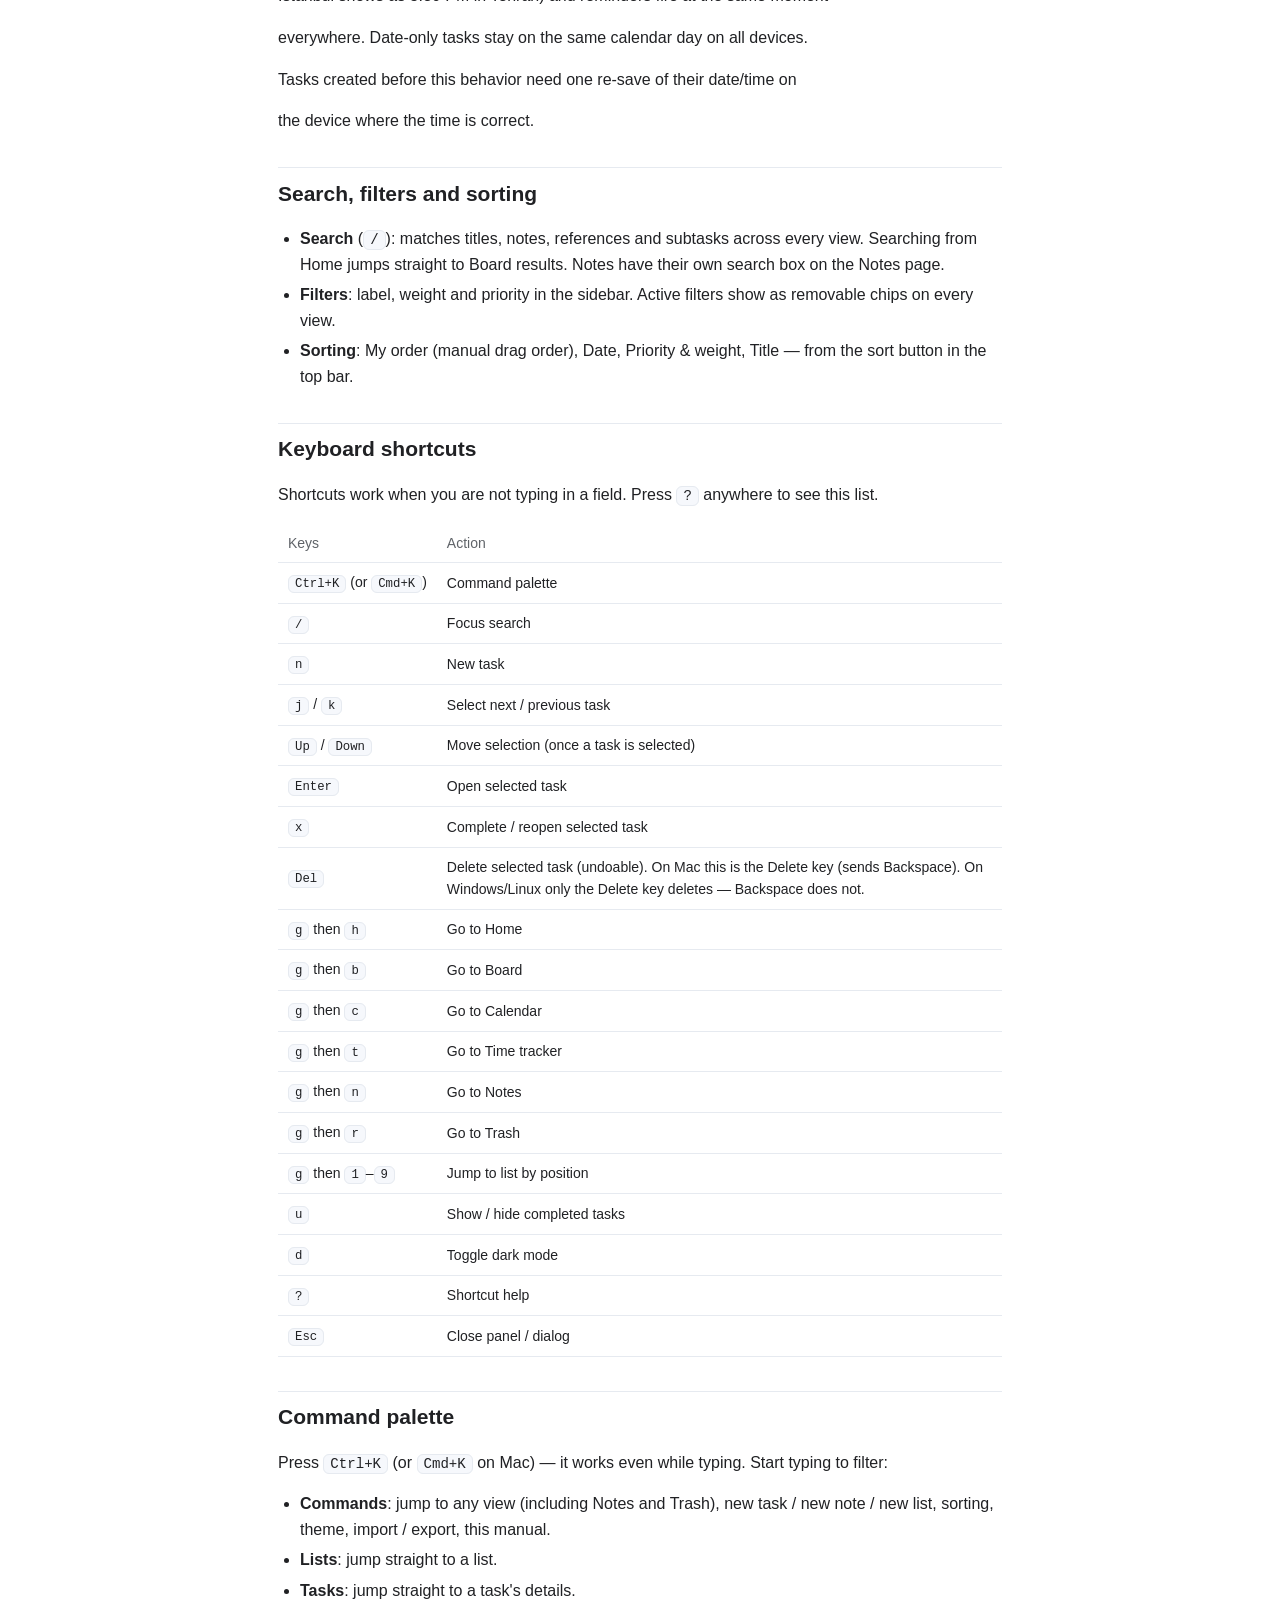
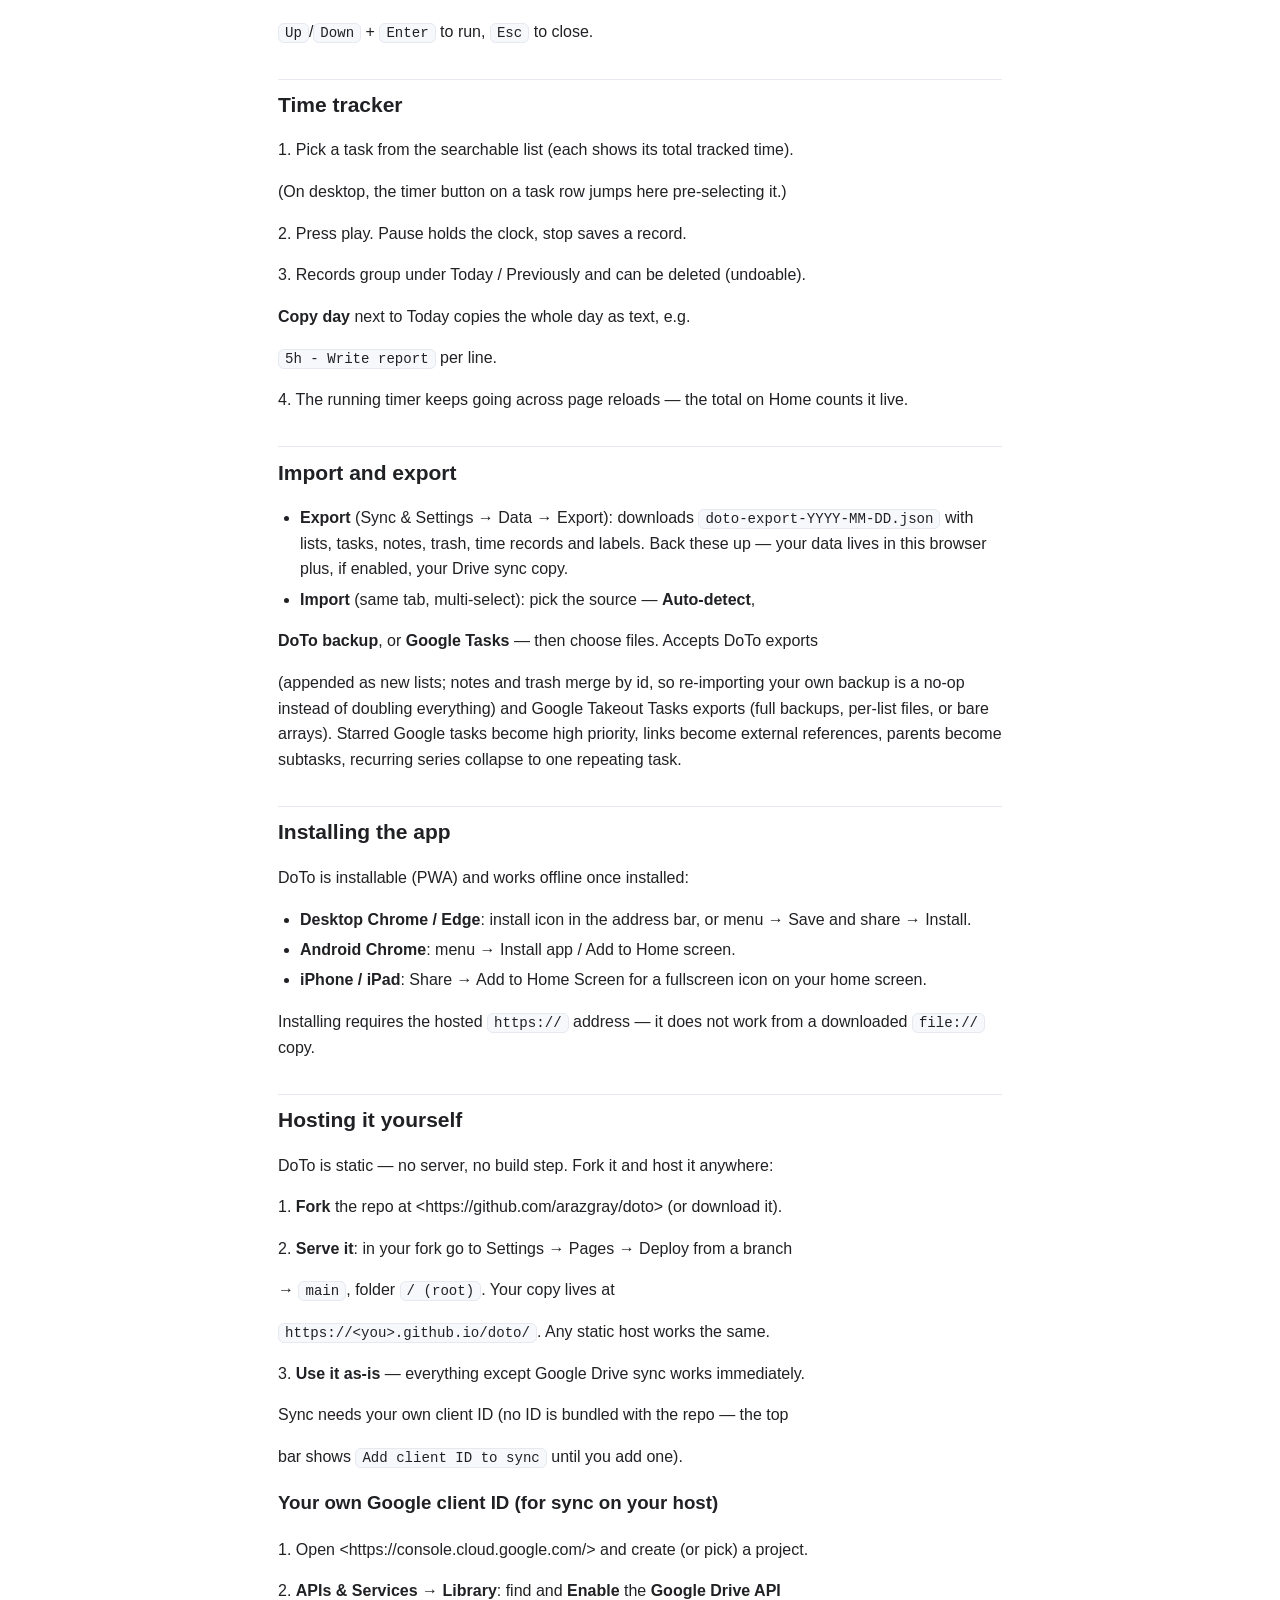
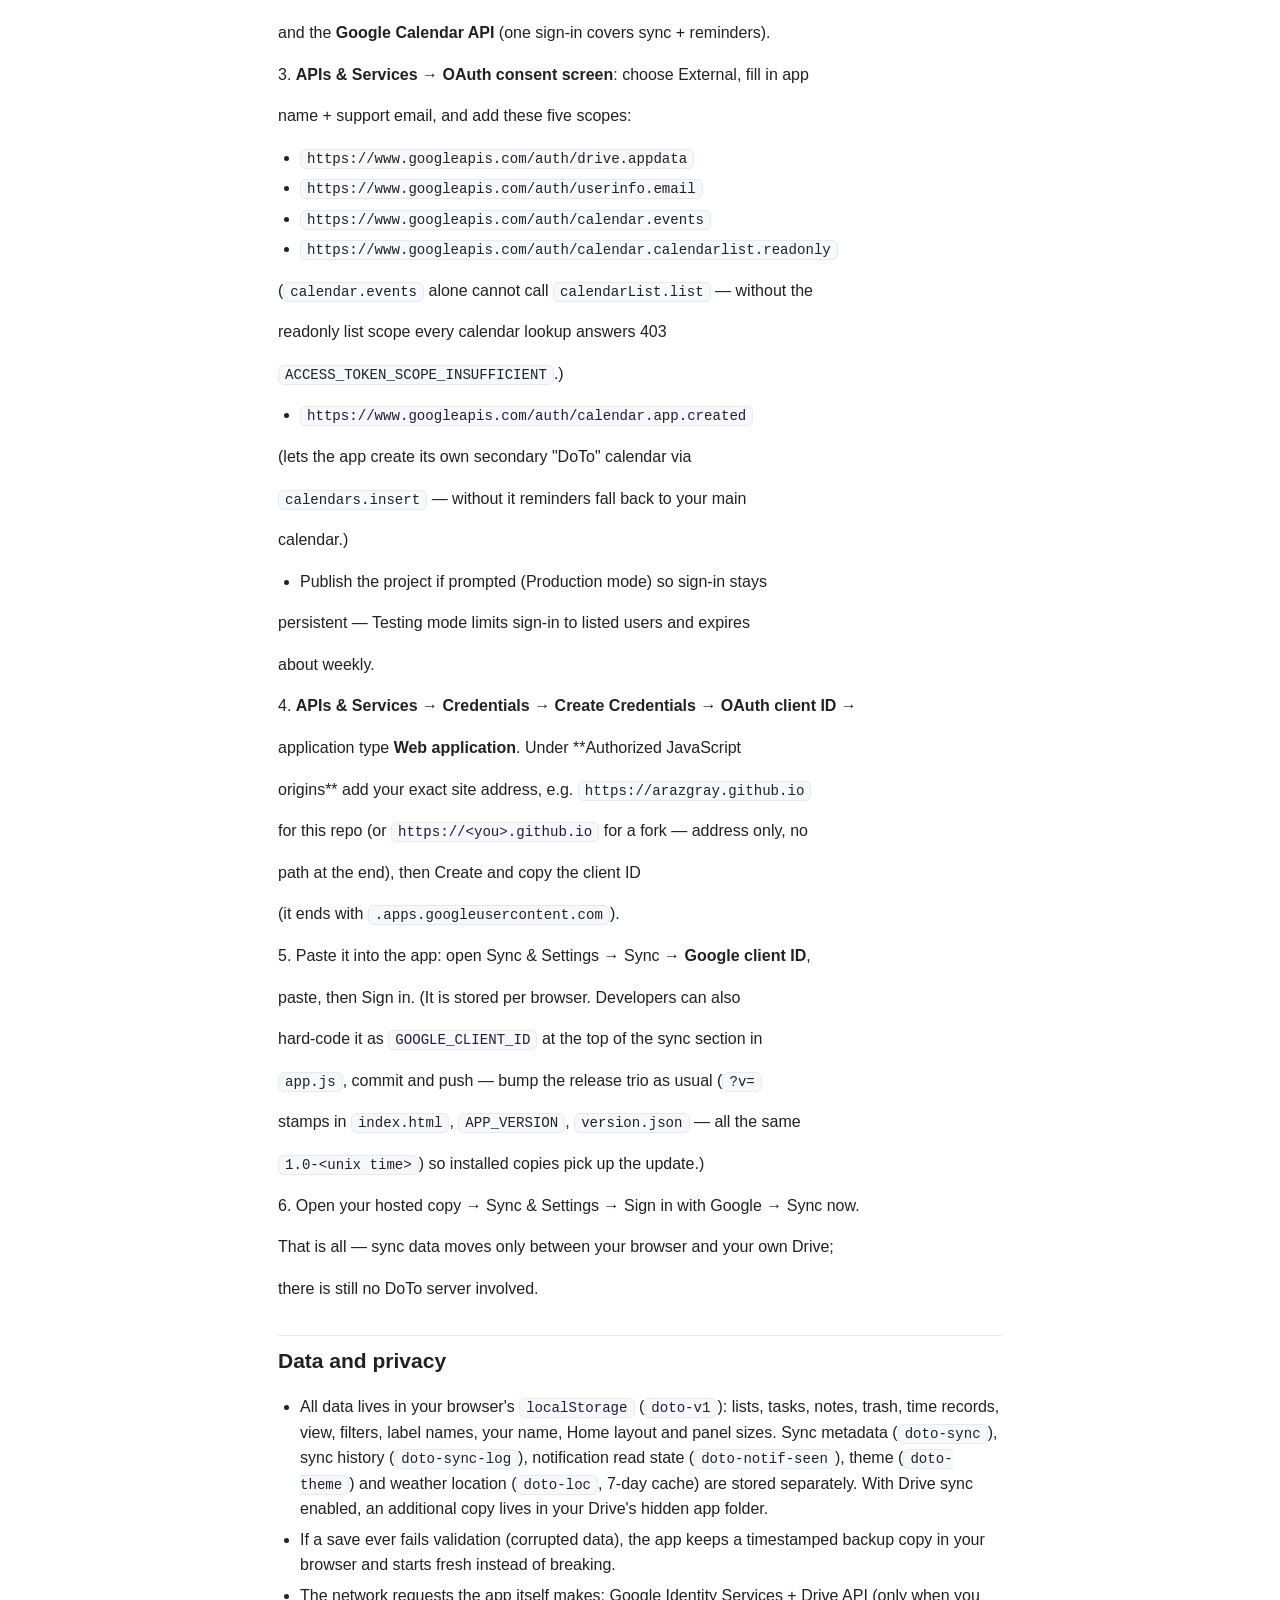
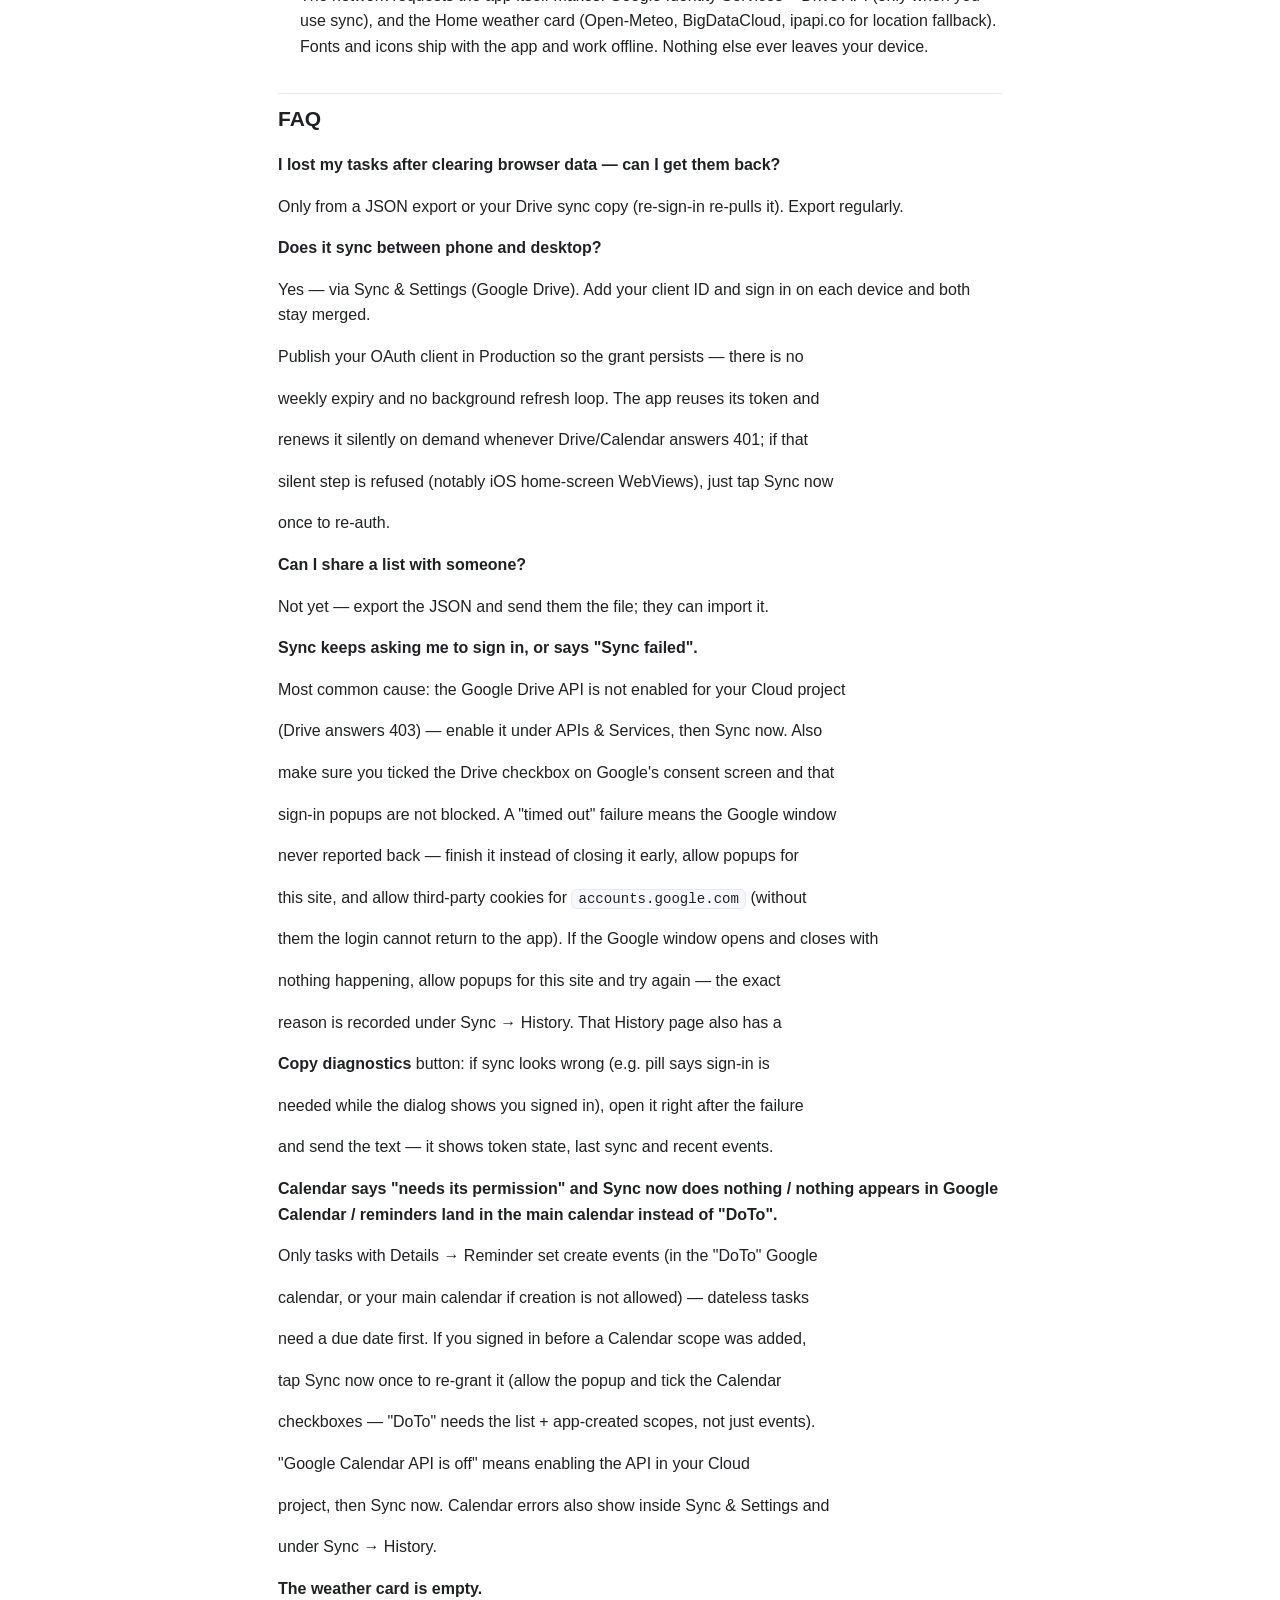
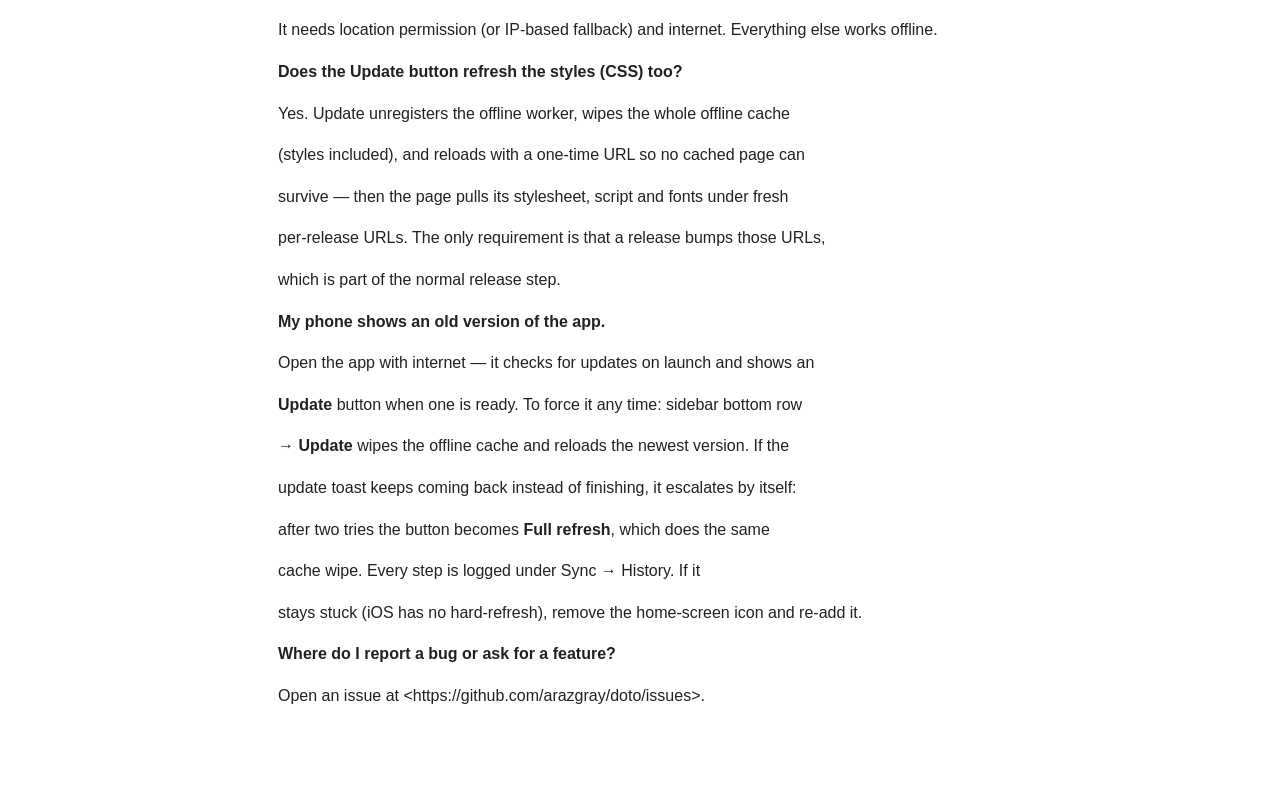
<file: manual.html>
<!DOCTYPE html>
<html lang="en">
<head>
<meta charset="UTF-8" />
<meta name="viewport" content="width=device-width, initial-scale=1, viewport-fit=cover" />
<title>DoTo Manual</title>
<meta name="description" content="DoTo user manual: views, tasks, notes, trash, shortcuts, import/export, installing and FAQ." />
<meta name="theme-color" content="#1a73e8" />
<link rel="icon" type="image/svg+xml" href="assets/icon.svg" />
<link rel="apple-touch-icon" href="assets/icon-180.png" />
<style>
:root{color-scheme:light;--blue:#1a73e8;--bg:#fff;--bg2:#f6f8fc;--text:#202124;--muted:#5f6368;--line:#dadce0;--line-soft:#e6eaf0}
*{box-sizing:border-box}
body{margin:0;font-family:Roboto,"Segoe UI",Arial,sans-serif;color:var(--text);background:var(--bg);line-height:1.6}
header.top{position:sticky;top:0;background:var(--bg);border-bottom:1px solid var(--line-soft);padding:10px 16px;display:flex;align-items:center;gap:10px;z-index:10}
header.top a.back{color:var(--blue);text-decoration:none;font-weight:500}
header.top .spacer{flex:1}
article{max-width:760px;margin:0 auto;padding:24px 18px 80px}
h1{font-size:28px;margin:.4em 0}
h2{font-size:21px;margin:1.6em 0 .4em;padding-top:.4em;border-top:1px solid var(--line-soft)}
blockquote{margin:1em 0;padding:10px 16px;background:var(--bg2);border-left:4px solid var(--blue);border-radius:0 10px 10px 0;color:var(--muted)}
blockquote p{margin:.3em 0}
table{width:100%;border-collapse:collapse;margin:1em 0;font-size:14px;display:block;overflow-x:auto}
th,td{text-align:left;padding:8px 10px;border-bottom:1px solid var(--line-soft);white-space:nowrap}
th{color:var(--muted);font-weight:500}
td:last-child{white-space:normal}
code{font-family:Consolas,monospace;font-size:.88em;background:var(--bg2);border:1px solid var(--line-soft);border-radius:6px;padding:1px 6px}
a{color:var(--blue)}
ul{padding-left:22px}
li{margin:.3em 0}
.err{color:var(--muted);padding:40px 0;text-align:center}
</style>
</head>
<body>
<header class="top">
  <a class="back" href="./">← DoTo app</a>
  <span class="spacer"></span>
  <a class="back" href="MANUAL.md">Markdown source</a>
</header>
<article id="doc"><p class="err">Loading manual…</p></article>
<script>
'use strict';
const slug = (s) => s.toLowerCase().trim().replace(/[^\w\s-]/g, '').replace(/\s+/g, '-');
const esc = (s) => s.replace(/&/g, '&amp;').replace(/</g, '&lt;').replace(/>/g, '&gt;');
function inline(s) {
  return esc(s)
    .replace(/`([^`]+)`/g, '<code>$1</code>')
    .replace(/\*\*([^*]+)\*\*/g, '<strong>$1</strong>')
    .replace(/\[([^\]]+)\]\(([^)]+)\)/g, '<a href="$2">$1</a>');
}
function render(md) {
  const lines = md.split('\n');
  let html = '', i = 0, inList = false;
  const closeList = () => { if (inList) { html += '</ul>'; inList = false; } };
  while (i < lines.length) {
    const line = lines[i];
    if (/^#{1,3}\s/.test(line)) {
      closeList();
      const lvl = line.match(/^#+/)[0].length, text = line.replace(/^#+\s*/, '');
      html += `<h${lvl} id="${slug(text)}">${inline(text)}</h${lvl}>`;
    } else if (/^\s*>\s?/.test(line)) {
      closeList();
      const qs = [];
      while (i < lines.length && /^\s*>\s?/.test(lines[i])) qs.push(lines[i].replace(/^\s*>\s?/, '')), i++;
      html += '<blockquote>' + qs.map((q) => `<p>${inline(q)}</p>`).join('') + '</blockquote>';
      continue;
    } else if (/^\|.*\|$/.test(line) && i + 1 < lines.length && /^\|[\s:|-]+\|$/.test(lines[i + 1])) {
      closeList();
      const cells = (r) => r.trim().replace(/^\||\|$/g, '').split('|').map((c) => c.trim());
      html += '<table><thead><tr>' + cells(line).map((c) => `<th>${inline(c)}</th>`).join('') + '</tr></thead><tbody>';
      i += 2;
      while (i < lines.length && /^\|.*\|$/.test(lines[i])) {
        html += '<tr>' + cells(lines[i]).map((c) => `<td>${inline(c)}</td>`).join('') + '</tr>';
        i++;
      }
      html += '</tbody></table>';
      continue;
    } else if (/^\s*-\s+/.test(line)) {
      if (!inList) { html += '<ul>'; inList = true; }
      html += `<li>${inline(line.replace(/^\s*-\s+/, ''))}</li>`;
    } else if (!line.trim()) {
      closeList();
    } else {
      closeList();
      html += `<p>${inline(line)}</p>`;
    }
    i++;
  }
  closeList();
  return html;
}
fetch('MANUAL.md')
  .then((r) => { if (!r.ok) throw 0; return r.text(); })
  .then((md) => { document.getElementById('doc').innerHTML = render(md); })
  .catch(() => {
    document.getElementById('doc').innerHTML =
      '<p class="err">Could not load MANUAL.md (open this page over http, or read ' +
      '<a href="https://github.com/arazgray/doto/blob/main/MANUAL.md">MANUAL.md on GitHub</a>).</p>';
  });
</script>
</body>
</html>
</file>
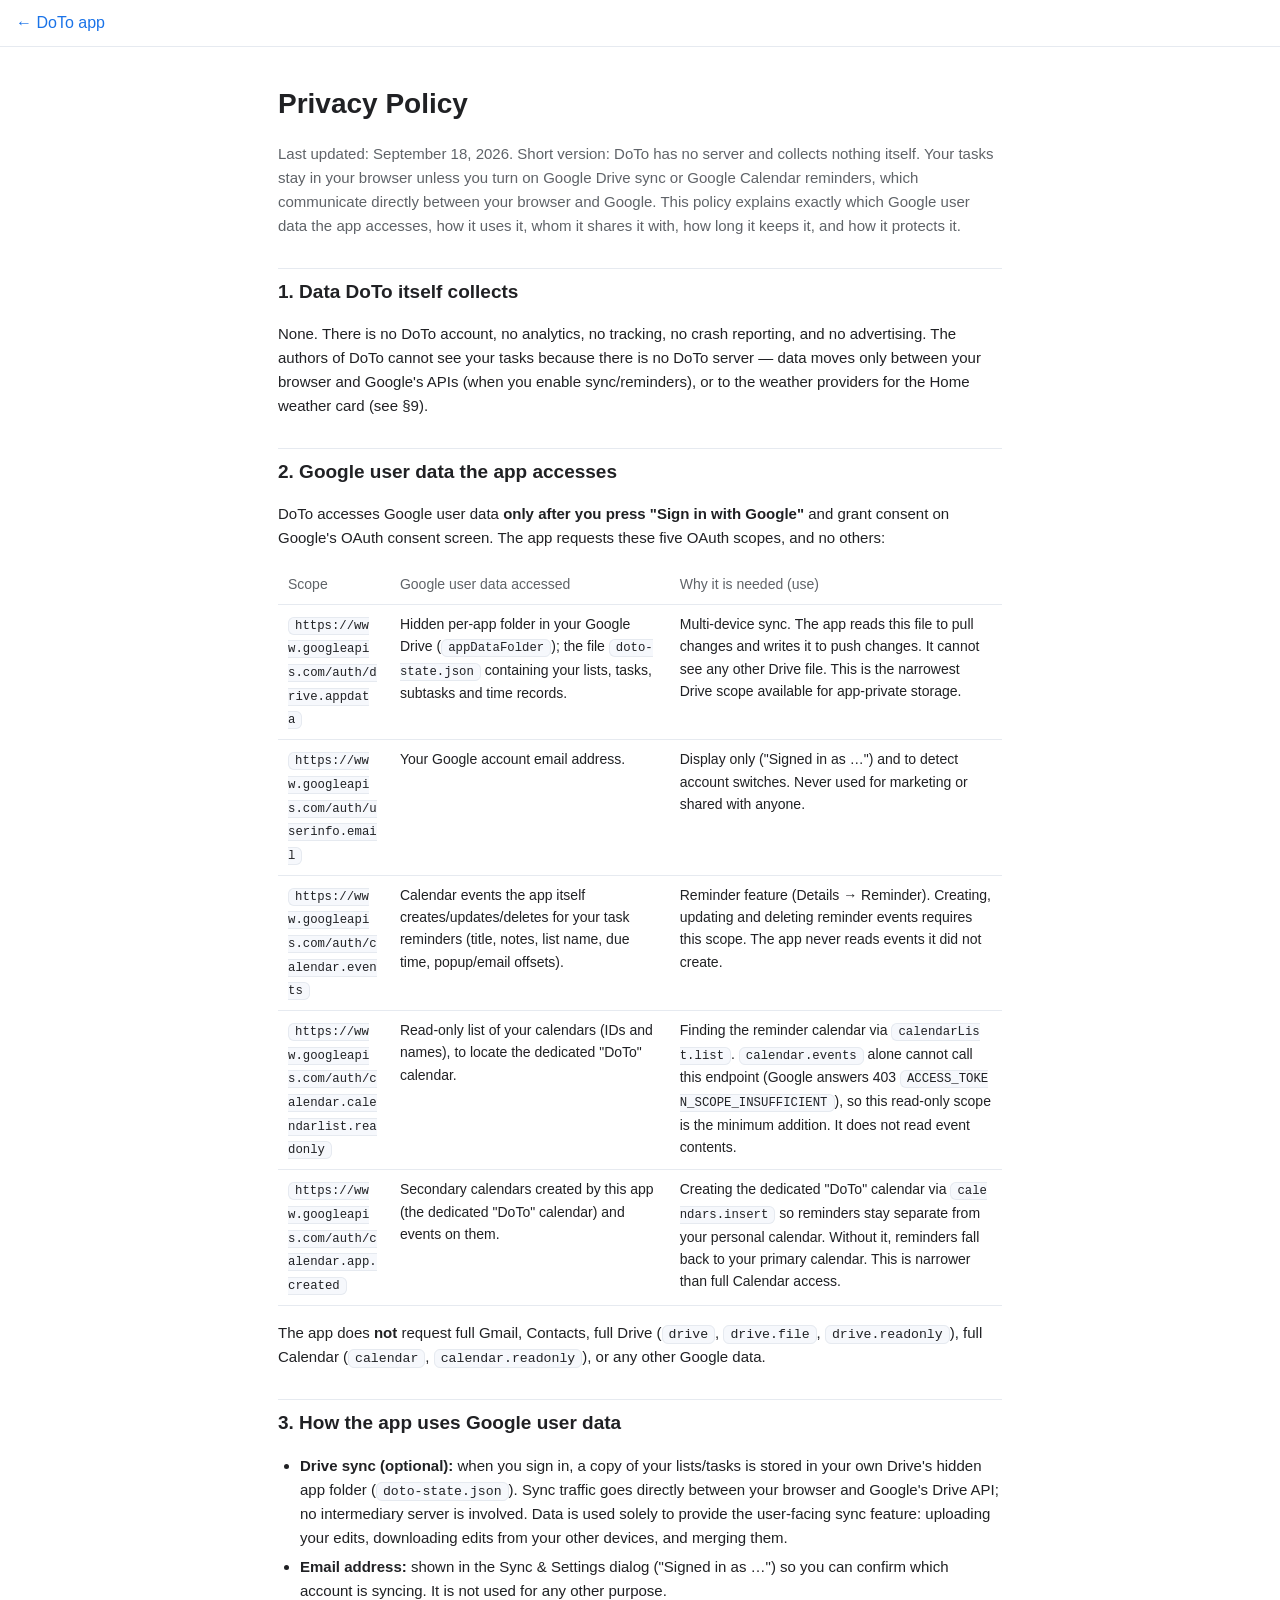
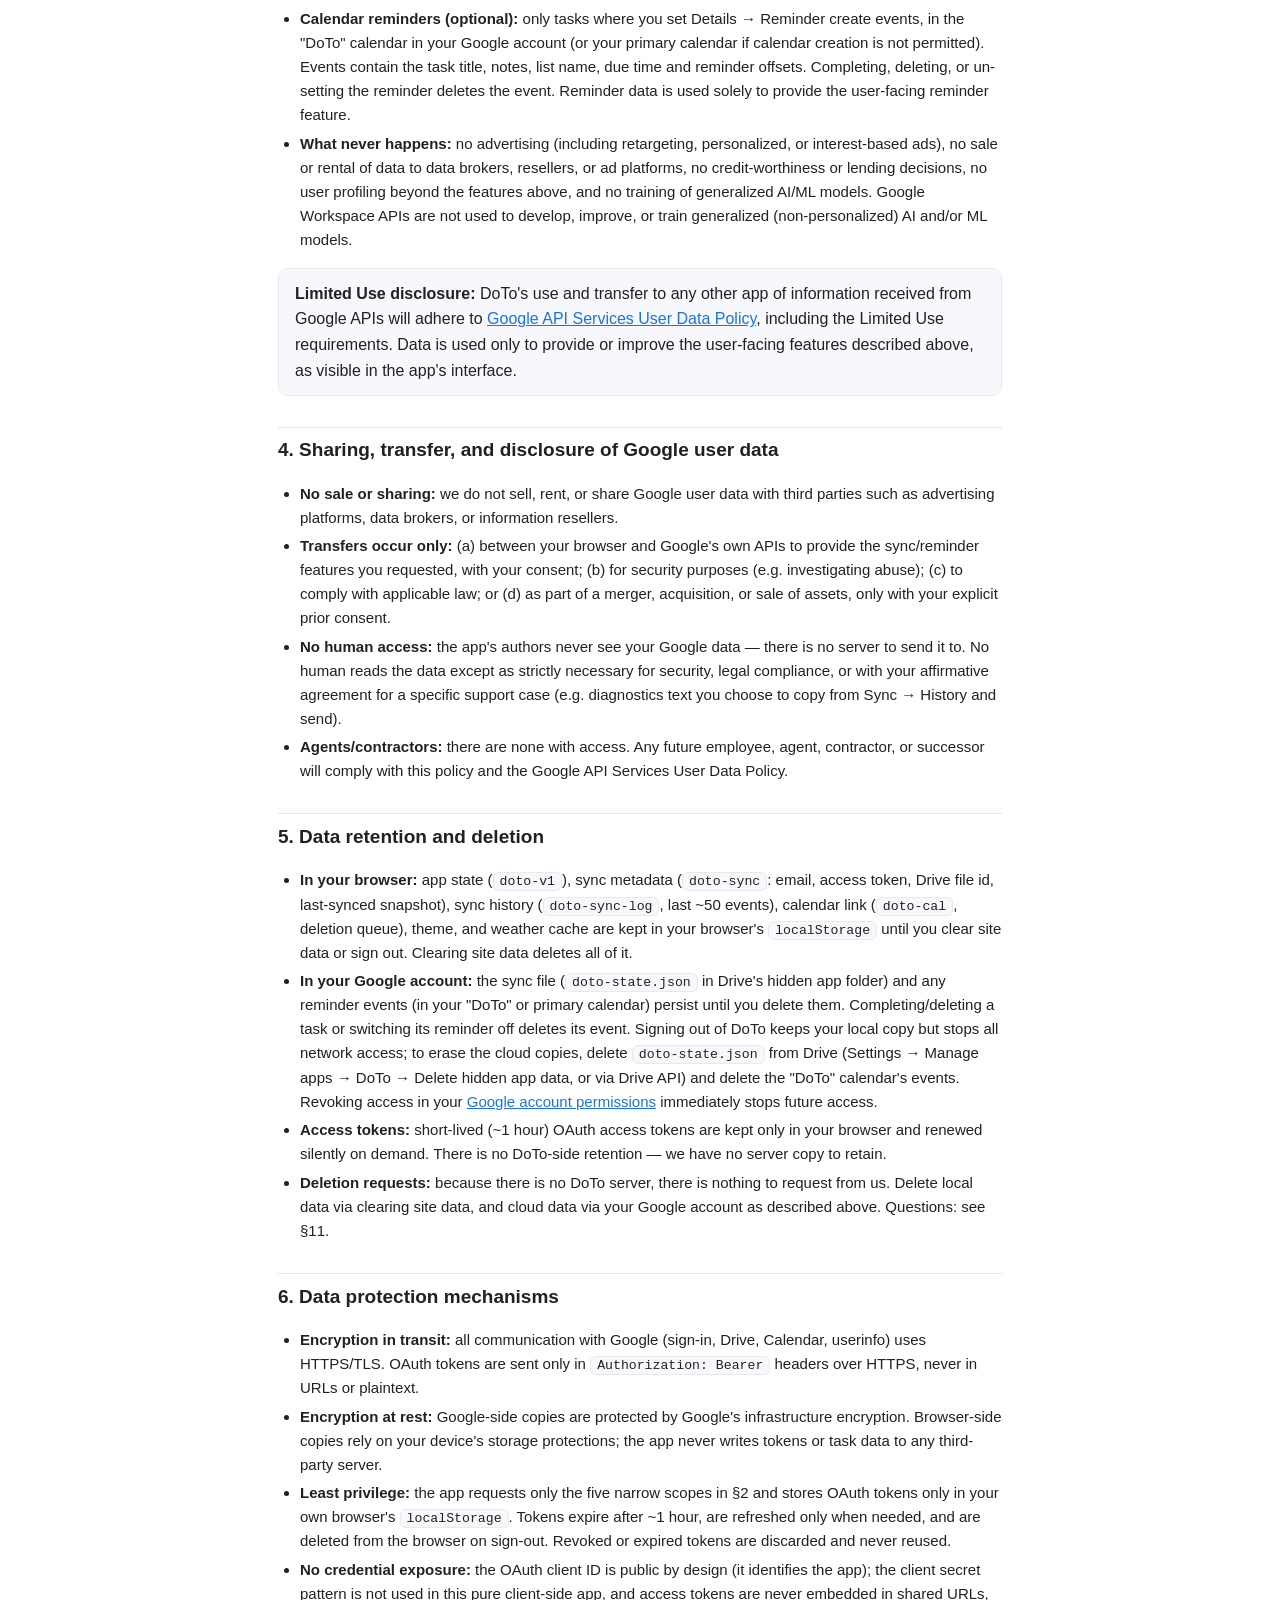
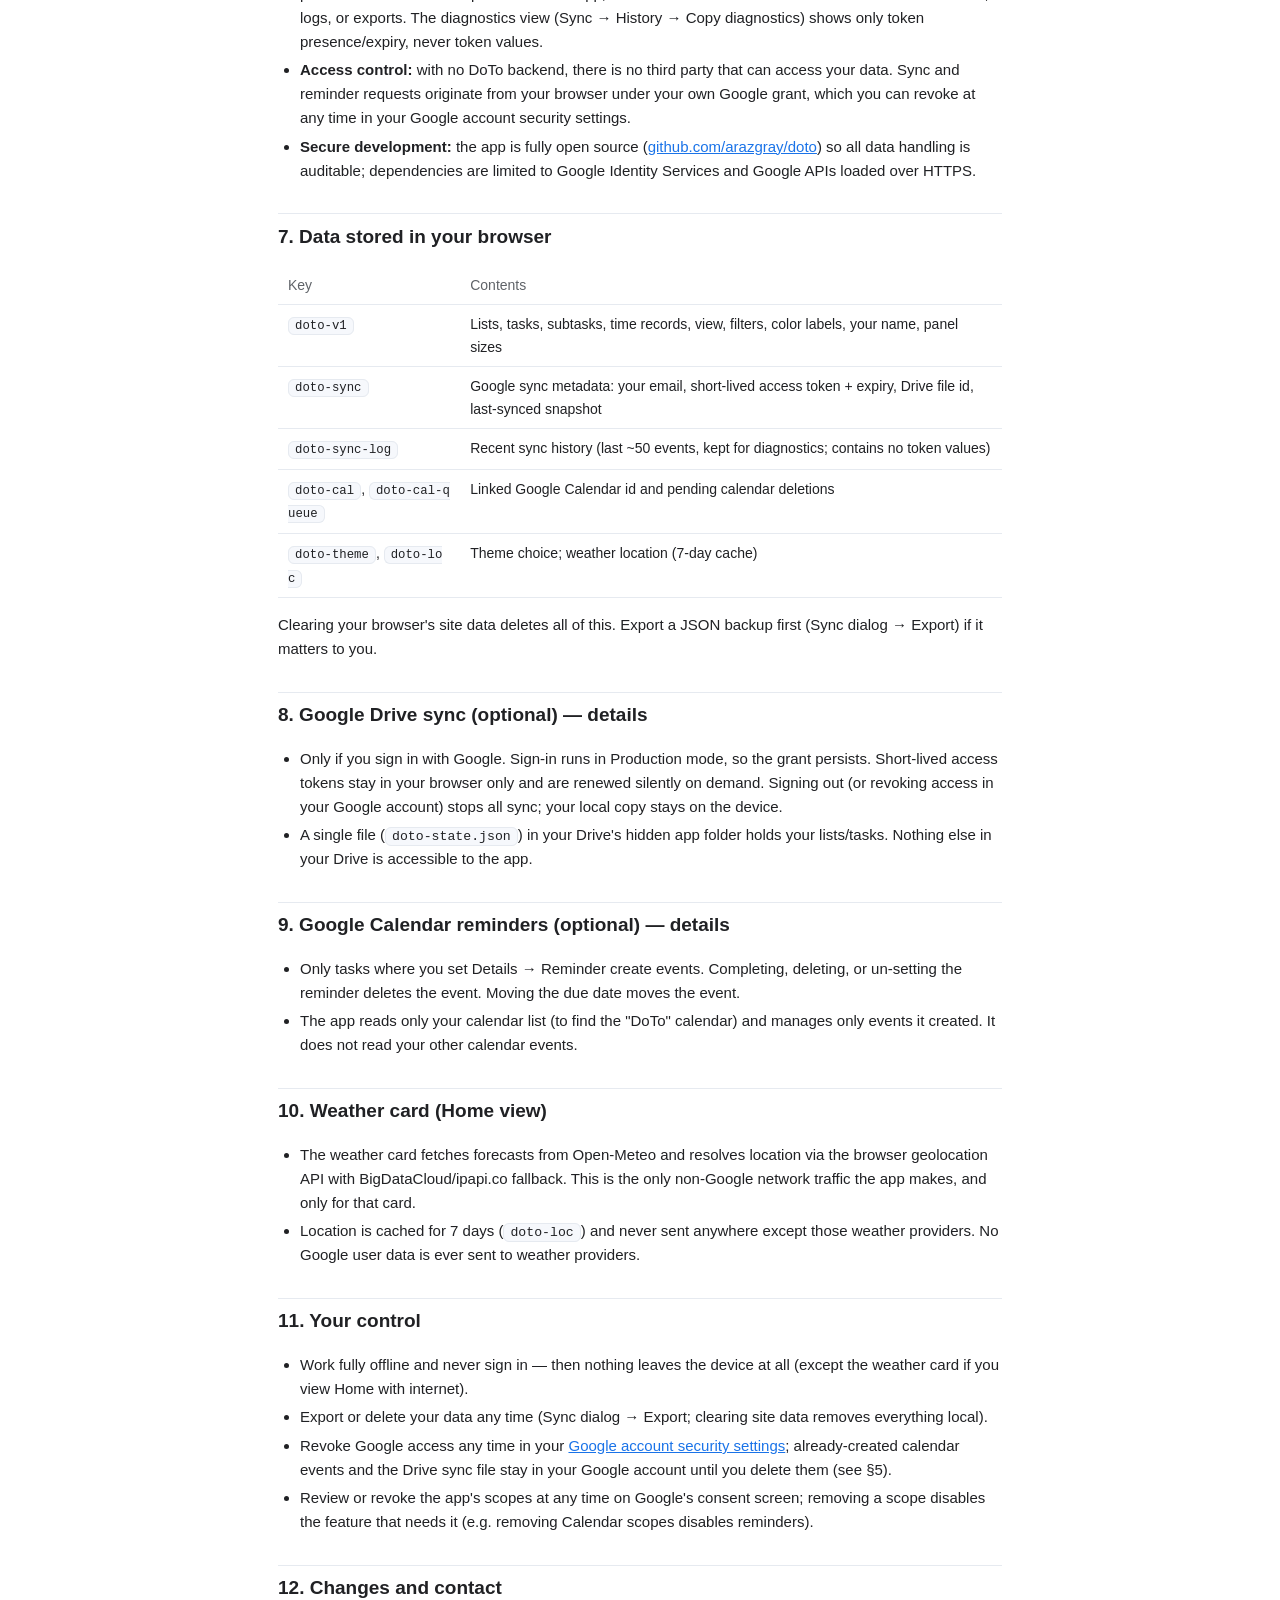
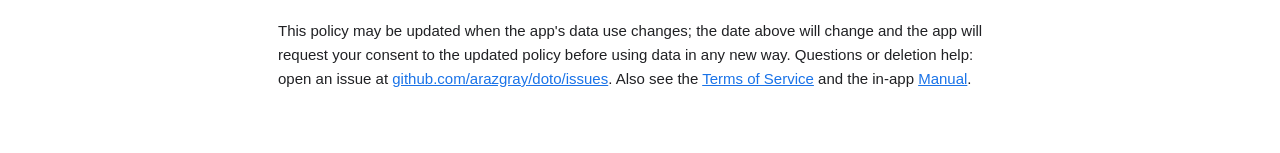
<file: privacy-policy.html>
<!DOCTYPE html>
<html lang="en">
<head>
<meta charset="UTF-8" />
<meta name="viewport" content="width=device-width, initial-scale=1, viewport-fit=cover" />
<title>DoTo — Privacy Policy</title>
<meta name="description" content="DoTo privacy policy: what Google user data the app accesses, how it uses, stores, shares and protects it, retention and deletion, and your controls." />
<meta name="theme-color" content="#1a73e8" />
<link rel="icon" type="image/svg+xml" href="assets/icon.svg" />
<link rel="apple-touch-icon" href="assets/icon-180.png" />
<style>
:root{color-scheme:light;--blue:#1a73e8;--bg:#fff;--bg2:#f6f8fc;--text:#202124;--muted:#5f6368;--line-soft:#e6eaf0}
*{box-sizing:border-box}
body{margin:0;font-family:Roboto,"Segoe UI",Arial,sans-serif;color:var(--text);background:var(--bg);line-height:1.6}
header.top{position:sticky;top:0;background:var(--bg);border-bottom:1px solid var(--line-soft);padding:10px 16px;display:flex;align-items:center;gap:10px;z-index:10}
header.top a.back{color:var(--blue);text-decoration:none;font-weight:500}
article{max-width:760px;margin:0 auto;padding:24px 18px 80px}
h1{font-size:28px;margin:.4em 0}
h2{font-size:19px;margin:1.6em 0 .4em;padding-top:.4em;border-top:1px solid var(--line-soft)}
p,li{font-size:15px}
ul{padding-left:22px}
li{margin:.3em 0}
.muted{color:var(--muted)}
a{color:var(--blue)}
code{font-family:Consolas,monospace;font-size:.88em;background:var(--bg2);border:1px solid var(--line-soft);border-radius:6px;padding:1px 6px}
table{width:100%;border-collapse:collapse;margin:1em 0;font-size:14px;display:block;overflow-x:auto}
th,td{text-align:left;padding:8px 10px;border-bottom:1px solid var(--line-soft);vertical-align:top}
th{color:var(--muted);font-weight:500;white-space:nowrap}
td:last-child{white-space:normal}
td code{word-break:break-all}
.notice{background:var(--bg2);border:1px solid var(--line-soft);border-radius:10px;padding:12px 16px;margin:1em 0}
</style>
</head>
<body>
<header class="top">
  <a class="back" href="./">← DoTo app</a>
</header>
<article>
  <h1>Privacy Policy</h1>
  <p class="muted">Last updated: September 18, 2026. Short version: DoTo has no server and collects nothing itself. Your tasks stay in your browser unless you turn on Google Drive sync or Google Calendar reminders, which communicate directly between your browser and Google. This policy explains exactly which Google user data the app accesses, how it uses it, whom it shares it with, how long it keeps it, and how it protects it.</p>

  <h2>1. Data DoTo itself collects</h2>
  <p>None. There is no DoTo account, no analytics, no tracking, no crash reporting, and no advertising. The authors of DoTo cannot see your tasks because there is no DoTo server — data moves only between your browser and Google's APIs (when you enable sync/reminders), or to the weather providers for the Home weather card (see §9).</p>

  <h2>2. Google user data the app accesses</h2>
  <p>DoTo accesses Google user data <strong>only after you press "Sign in with Google"</strong> and grant consent on Google's OAuth consent screen. The app requests these five OAuth scopes, and no others:</p>
  <table>
    <thead><tr><th>Scope</th><th>Google user data accessed</th><th>Why it is needed (use)</th></tr></thead>
    <tbody>
      <tr><td><code>https://www.googleapis.com/auth/drive.appdata</code></td><td>Hidden per-app folder in your Google Drive (<code>appDataFolder</code>); the file <code>doto-state.json</code> containing your lists, tasks, subtasks and time records.</td><td>Multi-device sync. The app reads this file to pull changes and writes it to push changes. It cannot see any other Drive file. This is the narrowest Drive scope available for app-private storage.</td></tr>
      <tr><td><code>https://www.googleapis.com/auth/userinfo.email</code></td><td>Your Google account email address.</td><td>Display only ("Signed in as …") and to detect account switches. Never used for marketing or shared with anyone.</td></tr>
      <tr><td><code>https://www.googleapis.com/auth/calendar.events</code></td><td>Calendar events the app itself creates/updates/deletes for your task reminders (title, notes, list name, due time, popup/email offsets).</td><td>Reminder feature (Details → Reminder). Creating, updating and deleting reminder events requires this scope. The app never reads events it did not create.</td></tr>
      <tr><td><code>https://www.googleapis.com/auth/calendar.calendarlist.readonly</code></td><td>Read-only list of your calendars (IDs and names), to locate the dedicated "DoTo" calendar.</td><td>Finding the reminder calendar via <code>calendarList.list</code>. <code>calendar.events</code> alone cannot call this endpoint (Google answers 403 <code>ACCESS_TOKEN_SCOPE_INSUFFICIENT</code>), so this read-only scope is the minimum addition. It does not read event contents.</td></tr>
      <tr><td><code>https://www.googleapis.com/auth/calendar.app.created</code></td><td>Secondary calendars created by this app (the dedicated "DoTo" calendar) and events on them.</td><td>Creating the dedicated "DoTo" calendar via <code>calendars.insert</code> so reminders stay separate from your personal calendar. Without it, reminders fall back to your primary calendar. This is narrower than full Calendar access.</td></tr>
    </tbody>
  </table>
  <p>The app does <strong>not</strong> request full Gmail, Contacts, full Drive (<code>drive</code>, <code>drive.file</code>, <code>drive.readonly</code>), full Calendar (<code>calendar</code>, <code>calendar.readonly</code>), or any other Google data.</p>

  <h2>3. How the app uses Google user data</h2>
  <ul>
    <li><strong>Drive sync (optional):</strong> when you sign in, a copy of your lists/tasks is stored in your own Drive's hidden app folder (<code>doto-state.json</code>). Sync traffic goes directly between your browser and Google's Drive API; no intermediary server is involved. Data is used solely to provide the user-facing sync feature: uploading your edits, downloading edits from your other devices, and merging them.</li>
    <li><strong>Email address:</strong> shown in the Sync &amp; Settings dialog ("Signed in as …") so you can confirm which account is syncing. It is not used for any other purpose.</li>
    <li><strong>Calendar reminders (optional):</strong> only tasks where you set Details → Reminder create events, in the "DoTo" calendar in your Google account (or your primary calendar if calendar creation is not permitted). Events contain the task title, notes, list name, due time and reminder offsets. Completing, deleting, or un-setting the reminder deletes the event. Reminder data is used solely to provide the user-facing reminder feature.</li>
    <li><strong>What never happens:</strong> no advertising (including retargeting, personalized, or interest-based ads), no sale or rental of data to data brokers, resellers, or ad platforms, no credit-worthiness or lending decisions, no user profiling beyond the features above, and no training of generalized AI/ML models. Google Workspace APIs are not used to develop, improve, or train generalized (non-personalized) AI and/or ML models.</li>
  </ul>
  <div class="notice"><strong>Limited Use disclosure:</strong> DoTo's use and transfer to any other app of information received from Google APIs will adhere to <a href="https://developers.google.com/terms/api-services-user-data-policy">Google API Services User Data Policy</a>, including the Limited Use requirements. Data is used only to provide or improve the user-facing features described above, as visible in the app's interface.</div>

  <h2>4. Sharing, transfer, and disclosure of Google user data</h2>
  <ul>
    <li><strong>No sale or sharing:</strong> we do not sell, rent, or share Google user data with third parties such as advertising platforms, data brokers, or information resellers.</li>
    <li><strong>Transfers occur only:</strong> (a) between your browser and Google's own APIs to provide the sync/reminder features you requested, with your consent; (b) for security purposes (e.g. investigating abuse); (c) to comply with applicable law; or (d) as part of a merger, acquisition, or sale of assets, only with your explicit prior consent.</li>
    <li><strong>No human access:</strong> the app's authors never see your Google data — there is no server to send it to. No human reads the data except as strictly necessary for security, legal compliance, or with your affirmative agreement for a specific support case (e.g. diagnostics text you choose to copy from Sync → History and send).</li>
    <li><strong>Agents/contractors:</strong> there are none with access. Any future employee, agent, contractor, or successor will comply with this policy and the Google API Services User Data Policy.</li>
  </ul>

  <h2>5. Data retention and deletion</h2>
  <ul>
    <li><strong>In your browser:</strong> app state (<code>doto-v1</code>), sync metadata (<code>doto-sync</code>: email, access token, Drive file id, last-synced snapshot), sync history (<code>doto-sync-log</code>, last ~50 events), calendar link (<code>doto-cal</code>, deletion queue), theme, and weather cache are kept in your browser's <code>localStorage</code> until you clear site data or sign out. Clearing site data deletes all of it.</li>
    <li><strong>In your Google account:</strong> the sync file (<code>doto-state.json</code> in Drive's hidden app folder) and any reminder events (in your "DoTo" or primary calendar) persist until you delete them. Completing/deleting a task or switching its reminder off deletes its event. Signing out of DoTo keeps your local copy but stops all network access; to erase the cloud copies, delete <code>doto-state.json</code> from Drive (Settings → Manage apps → DoTo → Delete hidden app data, or via Drive API) and delete the "DoTo" calendar's events. Revoking access in your <a href="https://myaccount.google.com/permissions">Google account permissions</a> immediately stops future access.</li>
    <li><strong>Access tokens:</strong> short-lived (~1 hour) OAuth access tokens are kept only in your browser and renewed silently on demand. There is no DoTo-side retention — we have no server copy to retain.</li>
    <li><strong>Deletion requests:</strong> because there is no DoTo server, there is nothing to request from us. Delete local data via clearing site data, and cloud data via your Google account as described above. Questions: see §11.</li>
  </ul>

  <h2>6. Data protection mechanisms</h2>
  <ul>
    <li><strong>Encryption in transit:</strong> all communication with Google (sign-in, Drive, Calendar, userinfo) uses HTTPS/TLS. OAuth tokens are sent only in <code>Authorization: Bearer</code> headers over HTTPS, never in URLs or plaintext.</li>
    <li><strong>Encryption at rest:</strong> Google-side copies are protected by Google's infrastructure encryption. Browser-side copies rely on your device's storage protections; the app never writes tokens or task data to any third-party server.</li>
    <li><strong>Least privilege:</strong> the app requests only the five narrow scopes in §2 and stores OAuth tokens only in your own browser's <code>localStorage</code>. Tokens expire after ~1 hour, are refreshed only when needed, and are deleted from the browser on sign-out. Revoked or expired tokens are discarded and never reused.</li>
    <li><strong>No credential exposure:</strong> the OAuth client ID is public by design (it identifies the app); the client secret pattern is not used in this pure client-side app, and access tokens are never embedded in shared URLs, logs, or exports. The diagnostics view (Sync → History → Copy diagnostics) shows only token presence/expiry, never token values.</li>
    <li><strong>Access control:</strong> with no DoTo backend, there is no third party that can access your data. Sync and reminder requests originate from your browser under your own Google grant, which you can revoke at any time in your Google account security settings.</li>
    <li><strong>Secure development:</strong> the app is fully open source (<a href="https://github.com/arazgray/doto">github.com/arazgray/doto</a>) so all data handling is auditable; dependencies are limited to Google Identity Services and Google APIs loaded over HTTPS.</li>
  </ul>

  <h2>7. Data stored in your browser</h2>
  <table>
    <thead><tr><th>Key</th><th>Contents</th></tr></thead>
    <tbody>
      <tr><td><code>doto-v1</code></td><td>Lists, tasks, subtasks, time records, view, filters, color labels, your name, panel sizes</td></tr>
      <tr><td><code>doto-sync</code></td><td>Google sync metadata: your email, short-lived access token + expiry, Drive file id, last-synced snapshot</td></tr>
      <tr><td><code>doto-sync-log</code></td><td>Recent sync history (last ~50 events, kept for diagnostics; contains no token values)</td></tr>
      <tr><td><code>doto-cal</code>, <code>doto-cal-queue</code></td><td>Linked Google Calendar id and pending calendar deletions</td></tr>
      <tr><td><code>doto-theme</code>, <code>doto-loc</code></td><td>Theme choice; weather location (7-day cache)</td></tr>
    </tbody>
  </table>
  <p>Clearing your browser's site data deletes all of this. Export a JSON backup first (Sync dialog → Export) if it matters to you.</p>

  <h2>8. Google Drive sync (optional) — details</h2>
  <ul>
    <li>Only if you sign in with Google. Sign-in runs in Production mode, so the grant persists. Short-lived access tokens stay in your browser only and are renewed silently on demand. Signing out (or revoking access in your Google account) stops all sync; your local copy stays on the device.</li>
    <li>A single file (<code>doto-state.json</code>) in your Drive's hidden app folder holds your lists/tasks. Nothing else in your Drive is accessible to the app.</li>
  </ul>

  <h2>9. Google Calendar reminders (optional) — details</h2>
  <ul>
    <li>Only tasks where you set Details → Reminder create events. Completing, deleting, or un-setting the reminder deletes the event. Moving the due date moves the event.</li>
    <li>The app reads only your calendar list (to find the "DoTo" calendar) and manages only events it created. It does not read your other calendar events.</li>
  </ul>

  <h2>10. Weather card (Home view)</h2>
  <ul>
    <li>The weather card fetches forecasts from Open-Meteo and resolves location via the browser geolocation API with BigDataCloud/ipapi.co fallback. This is the only non-Google network traffic the app makes, and only for that card.</li>
    <li>Location is cached for 7 days (<code>doto-loc</code>) and never sent anywhere except those weather providers. No Google user data is ever sent to weather providers.</li>
  </ul>

  <h2>11. Your control</h2>
  <ul>
    <li>Work fully offline and never sign in — then nothing leaves the device at all (except the weather card if you view Home with internet).</li>
    <li>Export or delete your data any time (Sync dialog → Export; clearing site data removes everything local).</li>
    <li>Revoke Google access any time in your <a href="https://myaccount.google.com/permissions">Google account security settings</a>; already-created calendar events and the Drive sync file stay in your Google account until you delete them (see §5).</li>
    <li>Review or revoke the app's scopes at any time on Google's consent screen; removing a scope disables the feature that needs it (e.g. removing Calendar scopes disables reminders).</li>
  </ul>

  <h2>12. Changes and contact</h2>
  <p>This policy may be updated when the app's data use changes; the date above will change and the app will request your consent to the updated policy before using data in any new way. Questions or deletion help: open an issue at <a href="https://github.com/arazgray/doto/issues">github.com/arazgray/doto/issues</a>. Also see the <a href="terms-of-services.html">Terms of Service</a> and the in-app <a href="manual.html">Manual</a>.</p>
</article>
</body>
</html>
</file>
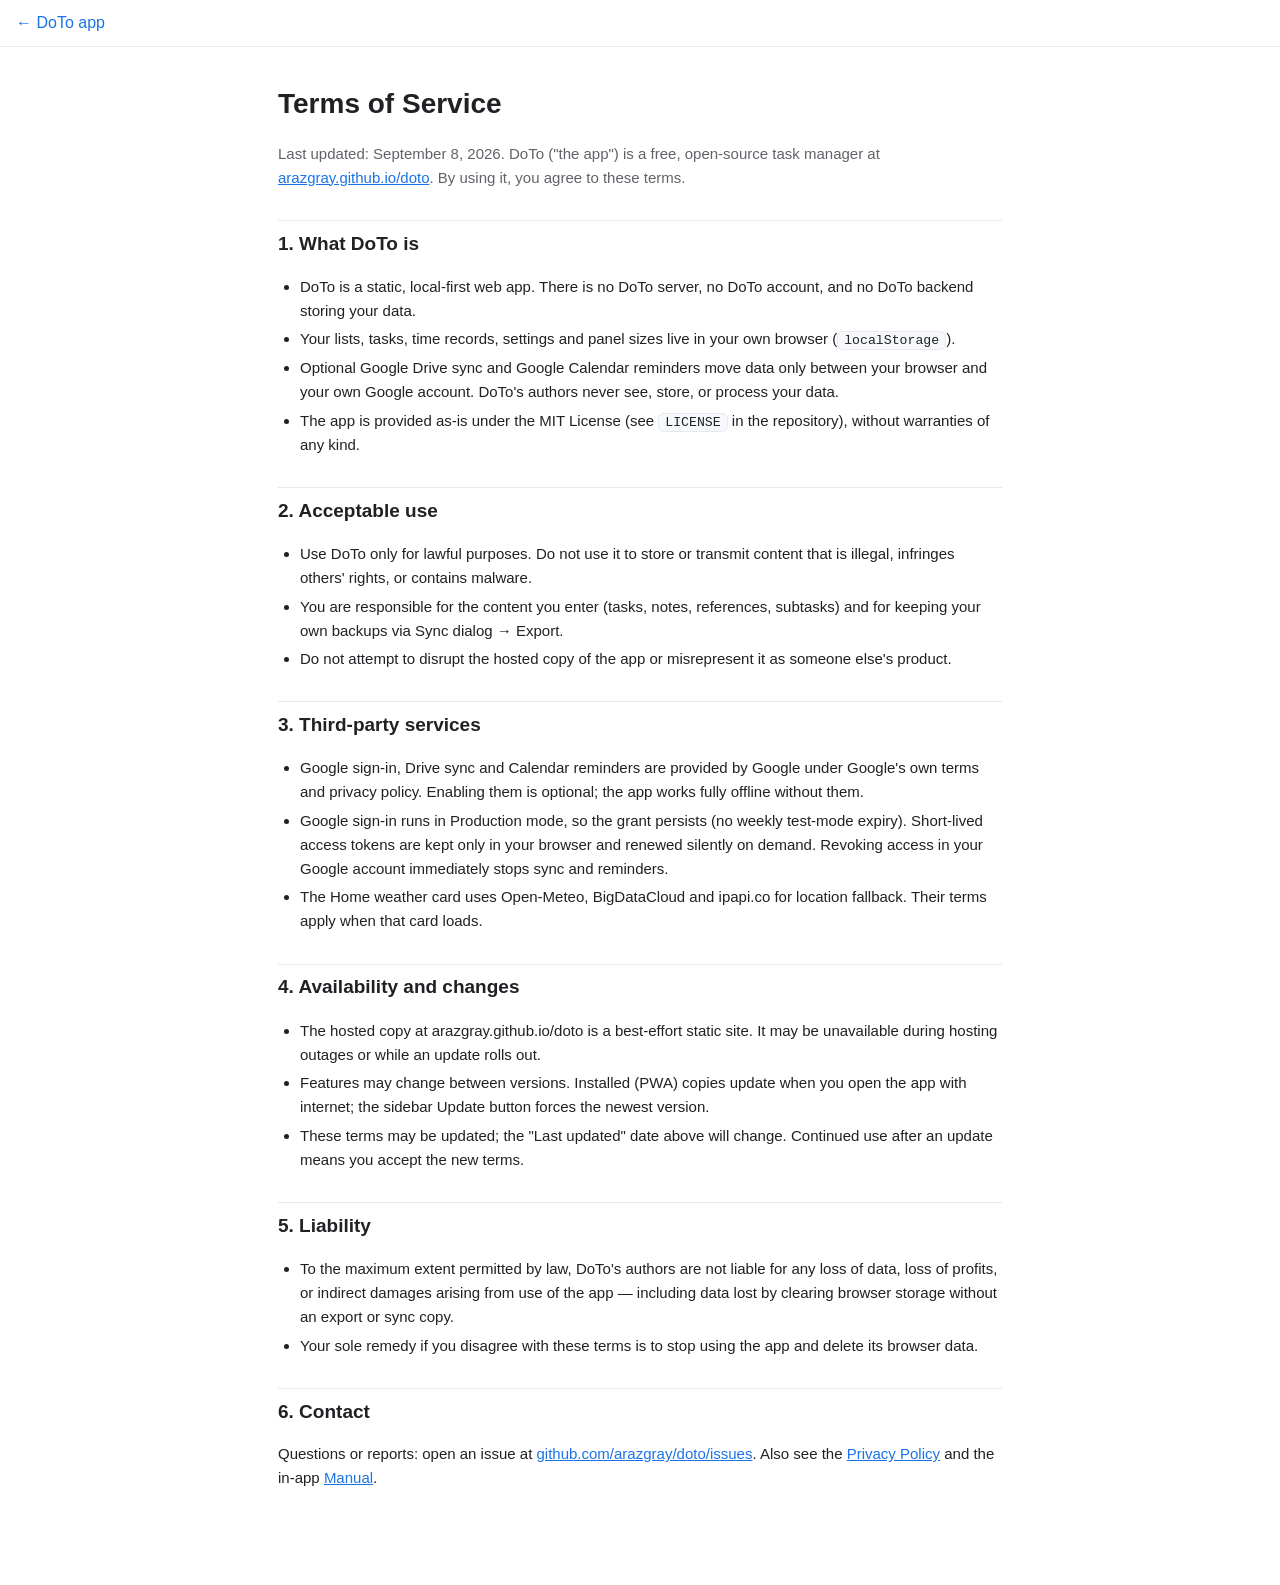
<file: terms-of-services.html>
<!DOCTYPE html>
<html lang="en">
<head>
<meta charset="UTF-8" />
<meta name="viewport" content="width=device-width, initial-scale=1, viewport-fit=cover" />
<title>DoTo — Terms of Service</title>
<meta name="description" content="DoTo terms of service: what the app is, acceptable use, third-party services, liability and changes." />
<meta name="theme-color" content="#1a73e8" />
<link rel="icon" type="image/svg+xml" href="assets/icon.svg" />
<link rel="apple-touch-icon" href="assets/icon-180.png" />
<style>
:root{color-scheme:light;--blue:#1a73e8;--bg:#fff;--bg2:#f6f8fc;--text:#202124;--muted:#5f6368;--line-soft:#e6eaf0}
*{box-sizing:border-box}
body{margin:0;font-family:Roboto,"Segoe UI",Arial,sans-serif;color:var(--text);background:var(--bg);line-height:1.6}
header.top{position:sticky;top:0;background:var(--bg);border-bottom:1px solid var(--line-soft);padding:10px 16px;display:flex;align-items:center;gap:10px;z-index:10}
header.top a.back{color:var(--blue);text-decoration:none;font-weight:500}
article{max-width:760px;margin:0 auto;padding:24px 18px 80px}
h1{font-size:28px;margin:.4em 0}
h2{font-size:19px;margin:1.6em 0 .4em;padding-top:.4em;border-top:1px solid var(--line-soft)}
p,li{font-size:15px}
ul{padding-left:22px}
li{margin:.3em 0}
.muted{color:var(--muted)}
a{color:var(--blue)}
code{font-family:Consolas,monospace;font-size:.88em;background:var(--bg2);border:1px solid var(--line-soft);border-radius:6px;padding:1px 6px}
</style>
</head>
<body>
<header class="top">
  <a class="back" href="./">← DoTo app</a>
</header>
<article>
  <h1>Terms of Service</h1>
  <p class="muted">Last updated: September 8, 2026. DoTo ("the app") is a free, open-source task manager at <a href="https://arazgray.github.io/doto/">arazgray.github.io/doto</a>. By using it, you agree to these terms.</p>

  <h2>1. What DoTo is</h2>
  <ul>
    <li>DoTo is a static, local-first web app. There is no DoTo server, no DoTo account, and no DoTo backend storing your data.</li>
    <li>Your lists, tasks, time records, settings and panel sizes live in your own browser (<code>localStorage</code>).</li>
    <li>Optional Google Drive sync and Google Calendar reminders move data only between your browser and your own Google account. DoTo's authors never see, store, or process your data.</li>
    <li>The app is provided as-is under the MIT License (see <code>LICENSE</code> in the repository), without warranties of any kind.</li>
  </ul>

  <h2>2. Acceptable use</h2>
  <ul>
    <li>Use DoTo only for lawful purposes. Do not use it to store or transmit content that is illegal, infringes others' rights, or contains malware.</li>
    <li>You are responsible for the content you enter (tasks, notes, references, subtasks) and for keeping your own backups via Sync dialog → Export.</li>
    <li>Do not attempt to disrupt the hosted copy of the app or misrepresent it as someone else's product.</li>
  </ul>

  <h2>3. Third-party services</h2>
  <ul>
    <li>Google sign-in, Drive sync and Calendar reminders are provided by Google under Google's own terms and privacy policy. Enabling them is optional; the app works fully offline without them.</li>
    <li>Google sign-in runs in Production mode, so the grant persists (no weekly test-mode expiry). Short-lived access tokens are kept only in your browser and renewed silently on demand. Revoking access in your Google account immediately stops sync and reminders.</li>
    <li>The Home weather card uses Open-Meteo, BigDataCloud and ipapi.co for location fallback. Their terms apply when that card loads.</li>
  </ul>

  <h2>4. Availability and changes</h2>
  <ul>
    <li>The hosted copy at arazgray.github.io/doto is a best-effort static site. It may be unavailable during hosting outages or while an update rolls out.</li>
    <li>Features may change between versions. Installed (PWA) copies update when you open the app with internet; the sidebar Update button forces the newest version.</li>
    <li>These terms may be updated; the "Last updated" date above will change. Continued use after an update means you accept the new terms.</li>
  </ul>

  <h2>5. Liability</h2>
  <ul>
    <li>To the maximum extent permitted by law, DoTo's authors are not liable for any loss of data, loss of profits, or indirect damages arising from use of the app — including data lost by clearing browser storage without an export or sync copy.</li>
    <li>Your sole remedy if you disagree with these terms is to stop using the app and delete its browser data.</li>
  </ul>

  <h2>6. Contact</h2>
  <p>Questions or reports: open an issue at <a href="https://github.com/arazgray/doto/issues">github.com/arazgray/doto/issues</a>. Also see the <a href="privacy-policy.html">Privacy Policy</a> and the in-app <a href="manual.html">Manual</a>.</p>
</article>
</body>
</html>
</file>
<file: assets/fonts.css>
/* Self-hosted fonts (vendored from Google Fonts for offline use). Generated — do not hand-edit. */
@font-face {
  font-family: 'Roboto';
  font-style: normal;
  font-weight: 400;
  font-stretch: 100%;
  font-display: swap;
  src: url(fonts/KFO7CnqEu92Fr1ME7kSn66aGLdTylUAMa3GUBGEe.woff2) format('woff2');
  unicode-range: U+0460-052F, U+1C80-1C8A, U+20B4, U+2DE0-2DFF, U+A640-A69F, U+FE2E-FE2F;
}
@font-face {
  font-family: 'Roboto';
  font-style: normal;
  font-weight: 400;
  font-stretch: 100%;
  font-display: swap;
  src: url(fonts/KFO7CnqEu92Fr1ME7kSn66aGLdTylUAMa3iUBGEe.woff2) format('woff2');
  unicode-range: U+0301, U+0400-045F, U+0490-0491, U+04B0-04B1, U+2116;
}
@font-face {
  font-family: 'Roboto';
  font-style: normal;
  font-weight: 400;
  font-stretch: 100%;
  font-display: swap;
  src: url(fonts/KFO7CnqEu92Fr1ME7kSn66aGLdTylUAMa3CUBGEe.woff2) format('woff2');
  unicode-range: U+1F00-1FFF;
}
@font-face {
  font-family: 'Roboto';
  font-style: normal;
  font-weight: 400;
  font-stretch: 100%;
  font-display: swap;
  src: url(fonts/KFO7CnqEu92Fr1ME7kSn66aGLdTylUAMa3-UBGEe.woff2) format('woff2');
  unicode-range: U+0370-0377, U+037A-037F, U+0384-038A, U+038C, U+038E-03A1, U+03A3-03FF;
}
@font-face {
  font-family: 'Roboto';
  font-style: normal;
  font-weight: 400;
  font-stretch: 100%;
  font-display: swap;
  src: url(fonts/KFO7CnqEu92Fr1ME7kSn66aGLdTylUAMawCUBGEe.woff2) format('woff2');
  unicode-range: U+0302-0303, U+0305, U+0307-0308, U+0310, U+0312, U+0315, U+031A, U+0326-0327, U+032C, U+032F-0330, U+0332-0333, U+0338, U+033A, U+0346, U+034D, U+0391-03A1, U+03A3-03A9, U+03B1-03C9, U+03D1, U+03D5-03D6, U+03F0-03F1, U+03F4-03F5, U+2016-2017, U+2034-2038, U+203C, U+2040, U+2043, U+2047, U+2050, U+2057, U+205F, U+2070-2071, U+2074-208E, U+2090-209C, U+20D0-20DC, U+20E1, U+20E5-20EF, U+2100-2112, U+2114-2115, U+2117-2121, U+2123-214F, U+2190, U+2192, U+2194-21AE, U+21B0-21E5, U+21F1-21F2, U+21F4-2211, U+2213-2214, U+2216-22FF, U+2308-230B, U+2310, U+2319, U+231C-2321, U+2336-237A, U+237C, U+2395, U+239B-23B7, U+23D0, U+23DC-23E1, U+2474-2475, U+25AF, U+25B3, U+25B7, U+25BD, U+25C1, U+25CA, U+25CC, U+25FB, U+266D-266F, U+27C0-27FF, U+2900-2AFF, U+2B0E-2B11, U+2B30-2B4C, U+2BFE, U+3030, U+FF5B, U+FF5D, U+1D400-1D7FF, U+1EE00-1EEFF;
}
@font-face {
  font-family: 'Roboto';
  font-style: normal;
  font-weight: 400;
  font-stretch: 100%;
  font-display: swap;
  src: url(fonts/KFO7CnqEu92Fr1ME7kSn66aGLdTylUAMaxKUBGEe.woff2) format('woff2');
  unicode-range: U+0001-000C, U+000E-001F, U+007F-009F, U+20DD-20E0, U+20E2-20E4, U+2150-218F, U+2190, U+2192, U+2194-2199, U+21AF, U+21E6-21F0, U+21F3, U+2218-2219, U+2299, U+22C4-22C6, U+2300-243F, U+2440-244A, U+2460-24FF, U+25A0-27BF, U+2800-28FF, U+2921-2922, U+2981, U+29BF, U+29EB, U+2B00-2BFF, U+4DC0-4DFF, U+FFF9-FFFB, U+10140-1018E, U+10190-1019C, U+101A0, U+101D0-101FD, U+102E0-102FB, U+10E60-10E7E, U+1D2C0-1D2D3, U+1D2E0-1D37F, U+1F000-1F0FF, U+1F100-1F1AD, U+1F1E6-1F1FF, U+1F30D-1F30F, U+1F315, U+1F31C, U+1F31E, U+1F320-1F32C, U+1F336, U+1F378, U+1F37D, U+1F382, U+1F393-1F39F, U+1F3A7-1F3A8, U+1F3AC-1F3AF, U+1F3C2, U+1F3C4-1F3C6, U+1F3CA-1F3CE, U+1F3D4-1F3E0, U+1F3ED, U+1F3F1-1F3F3, U+1F3F5-1F3F7, U+1F408, U+1F415, U+1F41F, U+1F426, U+1F43F, U+1F441-1F442, U+1F444, U+1F446-1F449, U+1F44C-1F44E, U+1F453, U+1F46A, U+1F47D, U+1F4A3, U+1F4B0, U+1F4B3, U+1F4B9, U+1F4BB, U+1F4BF, U+1F4C8-1F4CB, U+1F4D6, U+1F4DA, U+1F4DF, U+1F4E3-1F4E6, U+1F4EA-1F4ED, U+1F4F7, U+1F4F9-1F4FB, U+1F4FD-1F4FE, U+1F503, U+1F507-1F50B, U+1F50D, U+1F512-1F513, U+1F53E-1F54A, U+1F54F-1F5FA, U+1F610, U+1F650-1F67F, U+1F687, U+1F68D, U+1F691, U+1F694, U+1F698, U+1F6AD, U+1F6B2, U+1F6B9-1F6BA, U+1F6BC, U+1F6C6-1F6CF, U+1F6D3-1F6D7, U+1F6E0-1F6EA, U+1F6F0-1F6F3, U+1F6F7-1F6FC, U+1F700-1F7FF, U+1F800-1F80B, U+1F810-1F847, U+1F850-1F859, U+1F860-1F887, U+1F890-1F8AD, U+1F8B0-1F8BB, U+1F8C0-1F8C1, U+1F900-1F90B, U+1F93B, U+1F946, U+1F984, U+1F996, U+1F9E9, U+1FA00-1FA6F, U+1FA70-1FA7C, U+1FA80-1FA89, U+1FA8F-1FAC6, U+1FACE-1FADC, U+1FADF-1FAE9, U+1FAF0-1FAF8, U+1FB00-1FBFF;
}
@font-face {
  font-family: 'Roboto';
  font-style: normal;
  font-weight: 400;
  font-stretch: 100%;
  font-display: swap;
  src: url(fonts/KFO7CnqEu92Fr1ME7kSn66aGLdTylUAMa3OUBGEe.woff2) format('woff2');
  unicode-range: U+0102-0103, U+0110-0111, U+0128-0129, U+0168-0169, U+01A0-01A1, U+01AF-01B0, U+0300-0301, U+0303-0304, U+0308-0309, U+0323, U+0329, U+1EA0-1EF9, U+20AB;
}
@font-face {
  font-family: 'Roboto';
  font-style: normal;
  font-weight: 400;
  font-stretch: 100%;
  font-display: swap;
  src: url(fonts/KFO7CnqEu92Fr1ME7kSn66aGLdTylUAMa3KUBGEe.woff2) format('woff2');
  unicode-range: U+0100-02BA, U+02BD-02C5, U+02C7-02CC, U+02CE-02D7, U+02DD-02FF, U+0304, U+0308, U+0329, U+1D00-1DBF, U+1E00-1E9F, U+1EF2-1EFF, U+2020, U+20A0-20AB, U+20AD-20C0, U+2113, U+2C60-2C7F, U+A720-A7FF;
}
@font-face {
  font-family: 'Roboto';
  font-style: normal;
  font-weight: 400;
  font-stretch: 100%;
  font-display: swap;
  src: url(fonts/KFO7CnqEu92Fr1ME7kSn66aGLdTylUAMa3yUBA.woff2) format('woff2');
  unicode-range: U+0000-00FF, U+0131, U+0152-0153, U+02BB-02BC, U+02C6, U+02DA, U+02DC, U+0304, U+0308, U+0329, U+2000-206F, U+20AC, U+2122, U+2191, U+2193, U+2212, U+2215, U+FEFF, U+FFFD;
}
@font-face {
  font-family: 'Roboto';
  font-style: normal;
  font-weight: 500;
  font-stretch: 100%;
  font-display: swap;
  src: url(fonts/KFO7CnqEu92Fr1ME7kSn66aGLdTylUAMa3GUBGEe.woff2) format('woff2');
  unicode-range: U+0460-052F, U+1C80-1C8A, U+20B4, U+2DE0-2DFF, U+A640-A69F, U+FE2E-FE2F;
}
@font-face {
  font-family: 'Roboto';
  font-style: normal;
  font-weight: 500;
  font-stretch: 100%;
  font-display: swap;
  src: url(fonts/KFO7CnqEu92Fr1ME7kSn66aGLdTylUAMa3iUBGEe.woff2) format('woff2');
  unicode-range: U+0301, U+0400-045F, U+0490-0491, U+04B0-04B1, U+2116;
}
@font-face {
  font-family: 'Roboto';
  font-style: normal;
  font-weight: 500;
  font-stretch: 100%;
  font-display: swap;
  src: url(fonts/KFO7CnqEu92Fr1ME7kSn66aGLdTylUAMa3CUBGEe.woff2) format('woff2');
  unicode-range: U+1F00-1FFF;
}
@font-face {
  font-family: 'Roboto';
  font-style: normal;
  font-weight: 500;
  font-stretch: 100%;
  font-display: swap;
  src: url(fonts/KFO7CnqEu92Fr1ME7kSn66aGLdTylUAMa3-UBGEe.woff2) format('woff2');
  unicode-range: U+0370-0377, U+037A-037F, U+0384-038A, U+038C, U+038E-03A1, U+03A3-03FF;
}
@font-face {
  font-family: 'Roboto';
  font-style: normal;
  font-weight: 500;
  font-stretch: 100%;
  font-display: swap;
  src: url(fonts/KFO7CnqEu92Fr1ME7kSn66aGLdTylUAMawCUBGEe.woff2) format('woff2');
  unicode-range: U+0302-0303, U+0305, U+0307-0308, U+0310, U+0312, U+0315, U+031A, U+0326-0327, U+032C, U+032F-0330, U+0332-0333, U+0338, U+033A, U+0346, U+034D, U+0391-03A1, U+03A3-03A9, U+03B1-03C9, U+03D1, U+03D5-03D6, U+03F0-03F1, U+03F4-03F5, U+2016-2017, U+2034-2038, U+203C, U+2040, U+2043, U+2047, U+2050, U+2057, U+205F, U+2070-2071, U+2074-208E, U+2090-209C, U+20D0-20DC, U+20E1, U+20E5-20EF, U+2100-2112, U+2114-2115, U+2117-2121, U+2123-214F, U+2190, U+2192, U+2194-21AE, U+21B0-21E5, U+21F1-21F2, U+21F4-2211, U+2213-2214, U+2216-22FF, U+2308-230B, U+2310, U+2319, U+231C-2321, U+2336-237A, U+237C, U+2395, U+239B-23B7, U+23D0, U+23DC-23E1, U+2474-2475, U+25AF, U+25B3, U+25B7, U+25BD, U+25C1, U+25CA, U+25CC, U+25FB, U+266D-266F, U+27C0-27FF, U+2900-2AFF, U+2B0E-2B11, U+2B30-2B4C, U+2BFE, U+3030, U+FF5B, U+FF5D, U+1D400-1D7FF, U+1EE00-1EEFF;
}
@font-face {
  font-family: 'Roboto';
  font-style: normal;
  font-weight: 500;
  font-stretch: 100%;
  font-display: swap;
  src: url(fonts/KFO7CnqEu92Fr1ME7kSn66aGLdTylUAMaxKUBGEe.woff2) format('woff2');
  unicode-range: U+0001-000C, U+000E-001F, U+007F-009F, U+20DD-20E0, U+20E2-20E4, U+2150-218F, U+2190, U+2192, U+2194-2199, U+21AF, U+21E6-21F0, U+21F3, U+2218-2219, U+2299, U+22C4-22C6, U+2300-243F, U+2440-244A, U+2460-24FF, U+25A0-27BF, U+2800-28FF, U+2921-2922, U+2981, U+29BF, U+29EB, U+2B00-2BFF, U+4DC0-4DFF, U+FFF9-FFFB, U+10140-1018E, U+10190-1019C, U+101A0, U+101D0-101FD, U+102E0-102FB, U+10E60-10E7E, U+1D2C0-1D2D3, U+1D2E0-1D37F, U+1F000-1F0FF, U+1F100-1F1AD, U+1F1E6-1F1FF, U+1F30D-1F30F, U+1F315, U+1F31C, U+1F31E, U+1F320-1F32C, U+1F336, U+1F378, U+1F37D, U+1F382, U+1F393-1F39F, U+1F3A7-1F3A8, U+1F3AC-1F3AF, U+1F3C2, U+1F3C4-1F3C6, U+1F3CA-1F3CE, U+1F3D4-1F3E0, U+1F3ED, U+1F3F1-1F3F3, U+1F3F5-1F3F7, U+1F408, U+1F415, U+1F41F, U+1F426, U+1F43F, U+1F441-1F442, U+1F444, U+1F446-1F449, U+1F44C-1F44E, U+1F453, U+1F46A, U+1F47D, U+1F4A3, U+1F4B0, U+1F4B3, U+1F4B9, U+1F4BB, U+1F4BF, U+1F4C8-1F4CB, U+1F4D6, U+1F4DA, U+1F4DF, U+1F4E3-1F4E6, U+1F4EA-1F4ED, U+1F4F7, U+1F4F9-1F4FB, U+1F4FD-1F4FE, U+1F503, U+1F507-1F50B, U+1F50D, U+1F512-1F513, U+1F53E-1F54A, U+1F54F-1F5FA, U+1F610, U+1F650-1F67F, U+1F687, U+1F68D, U+1F691, U+1F694, U+1F698, U+1F6AD, U+1F6B2, U+1F6B9-1F6BA, U+1F6BC, U+1F6C6-1F6CF, U+1F6D3-1F6D7, U+1F6E0-1F6EA, U+1F6F0-1F6F3, U+1F6F7-1F6FC, U+1F700-1F7FF, U+1F800-1F80B, U+1F810-1F847, U+1F850-1F859, U+1F860-1F887, U+1F890-1F8AD, U+1F8B0-1F8BB, U+1F8C0-1F8C1, U+1F900-1F90B, U+1F93B, U+1F946, U+1F984, U+1F996, U+1F9E9, U+1FA00-1FA6F, U+1FA70-1FA7C, U+1FA80-1FA89, U+1FA8F-1FAC6, U+1FACE-1FADC, U+1FADF-1FAE9, U+1FAF0-1FAF8, U+1FB00-1FBFF;
}
@font-face {
  font-family: 'Roboto';
  font-style: normal;
  font-weight: 500;
  font-stretch: 100%;
  font-display: swap;
  src: url(fonts/KFO7CnqEu92Fr1ME7kSn66aGLdTylUAMa3OUBGEe.woff2) format('woff2');
  unicode-range: U+0102-0103, U+0110-0111, U+0128-0129, U+0168-0169, U+01A0-01A1, U+01AF-01B0, U+0300-0301, U+0303-0304, U+0308-0309, U+0323, U+0329, U+1EA0-1EF9, U+20AB;
}
@font-face {
  font-family: 'Roboto';
  font-style: normal;
  font-weight: 500;
  font-stretch: 100%;
  font-display: swap;
  src: url(fonts/KFO7CnqEu92Fr1ME7kSn66aGLdTylUAMa3KUBGEe.woff2) format('woff2');
  unicode-range: U+0100-02BA, U+02BD-02C5, U+02C7-02CC, U+02CE-02D7, U+02DD-02FF, U+0304, U+0308, U+0329, U+1D00-1DBF, U+1E00-1E9F, U+1EF2-1EFF, U+2020, U+20A0-20AB, U+20AD-20C0, U+2113, U+2C60-2C7F, U+A720-A7FF;
}
@font-face {
  font-family: 'Roboto';
  font-style: normal;
  font-weight: 500;
  font-stretch: 100%;
  font-display: swap;
  src: url(fonts/KFO7CnqEu92Fr1ME7kSn66aGLdTylUAMa3yUBA.woff2) format('woff2');
  unicode-range: U+0000-00FF, U+0131, U+0152-0153, U+02BB-02BC, U+02C6, U+02DA, U+02DC, U+0304, U+0308, U+0329, U+2000-206F, U+20AC, U+2122, U+2191, U+2193, U+2212, U+2215, U+FEFF, U+FFFD;
}
@font-face {
  font-family: 'Roboto';
  font-style: normal;
  font-weight: 700;
  font-stretch: 100%;
  font-display: swap;
  src: url(fonts/KFO7CnqEu92Fr1ME7kSn66aGLdTylUAMa3GUBGEe.woff2) format('woff2');
  unicode-range: U+0460-052F, U+1C80-1C8A, U+20B4, U+2DE0-2DFF, U+A640-A69F, U+FE2E-FE2F;
}
@font-face {
  font-family: 'Roboto';
  font-style: normal;
  font-weight: 700;
  font-stretch: 100%;
  font-display: swap;
  src: url(fonts/KFO7CnqEu92Fr1ME7kSn66aGLdTylUAMa3iUBGEe.woff2) format('woff2');
  unicode-range: U+0301, U+0400-045F, U+0490-0491, U+04B0-04B1, U+2116;
}
@font-face {
  font-family: 'Roboto';
  font-style: normal;
  font-weight: 700;
  font-stretch: 100%;
  font-display: swap;
  src: url(fonts/KFO7CnqEu92Fr1ME7kSn66aGLdTylUAMa3CUBGEe.woff2) format('woff2');
  unicode-range: U+1F00-1FFF;
}
@font-face {
  font-family: 'Roboto';
  font-style: normal;
  font-weight: 700;
  font-stretch: 100%;
  font-display: swap;
  src: url(fonts/KFO7CnqEu92Fr1ME7kSn66aGLdTylUAMa3-UBGEe.woff2) format('woff2');
  unicode-range: U+0370-0377, U+037A-037F, U+0384-038A, U+038C, U+038E-03A1, U+03A3-03FF;
}
@font-face {
  font-family: 'Roboto';
  font-style: normal;
  font-weight: 700;
  font-stretch: 100%;
  font-display: swap;
  src: url(fonts/KFO7CnqEu92Fr1ME7kSn66aGLdTylUAMawCUBGEe.woff2) format('woff2');
  unicode-range: U+0302-0303, U+0305, U+0307-0308, U+0310, U+0312, U+0315, U+031A, U+0326-0327, U+032C, U+032F-0330, U+0332-0333, U+0338, U+033A, U+0346, U+034D, U+0391-03A1, U+03A3-03A9, U+03B1-03C9, U+03D1, U+03D5-03D6, U+03F0-03F1, U+03F4-03F5, U+2016-2017, U+2034-2038, U+203C, U+2040, U+2043, U+2047, U+2050, U+2057, U+205F, U+2070-2071, U+2074-208E, U+2090-209C, U+20D0-20DC, U+20E1, U+20E5-20EF, U+2100-2112, U+2114-2115, U+2117-2121, U+2123-214F, U+2190, U+2192, U+2194-21AE, U+21B0-21E5, U+21F1-21F2, U+21F4-2211, U+2213-2214, U+2216-22FF, U+2308-230B, U+2310, U+2319, U+231C-2321, U+2336-237A, U+237C, U+2395, U+239B-23B7, U+23D0, U+23DC-23E1, U+2474-2475, U+25AF, U+25B3, U+25B7, U+25BD, U+25C1, U+25CA, U+25CC, U+25FB, U+266D-266F, U+27C0-27FF, U+2900-2AFF, U+2B0E-2B11, U+2B30-2B4C, U+2BFE, U+3030, U+FF5B, U+FF5D, U+1D400-1D7FF, U+1EE00-1EEFF;
}
@font-face {
  font-family: 'Roboto';
  font-style: normal;
  font-weight: 700;
  font-stretch: 100%;
  font-display: swap;
  src: url(fonts/KFO7CnqEu92Fr1ME7kSn66aGLdTylUAMaxKUBGEe.woff2) format('woff2');
  unicode-range: U+0001-000C, U+000E-001F, U+007F-009F, U+20DD-20E0, U+20E2-20E4, U+2150-218F, U+2190, U+2192, U+2194-2199, U+21AF, U+21E6-21F0, U+21F3, U+2218-2219, U+2299, U+22C4-22C6, U+2300-243F, U+2440-244A, U+2460-24FF, U+25A0-27BF, U+2800-28FF, U+2921-2922, U+2981, U+29BF, U+29EB, U+2B00-2BFF, U+4DC0-4DFF, U+FFF9-FFFB, U+10140-1018E, U+10190-1019C, U+101A0, U+101D0-101FD, U+102E0-102FB, U+10E60-10E7E, U+1D2C0-1D2D3, U+1D2E0-1D37F, U+1F000-1F0FF, U+1F100-1F1AD, U+1F1E6-1F1FF, U+1F30D-1F30F, U+1F315, U+1F31C, U+1F31E, U+1F320-1F32C, U+1F336, U+1F378, U+1F37D, U+1F382, U+1F393-1F39F, U+1F3A7-1F3A8, U+1F3AC-1F3AF, U+1F3C2, U+1F3C4-1F3C6, U+1F3CA-1F3CE, U+1F3D4-1F3E0, U+1F3ED, U+1F3F1-1F3F3, U+1F3F5-1F3F7, U+1F408, U+1F415, U+1F41F, U+1F426, U+1F43F, U+1F441-1F442, U+1F444, U+1F446-1F449, U+1F44C-1F44E, U+1F453, U+1F46A, U+1F47D, U+1F4A3, U+1F4B0, U+1F4B3, U+1F4B9, U+1F4BB, U+1F4BF, U+1F4C8-1F4CB, U+1F4D6, U+1F4DA, U+1F4DF, U+1F4E3-1F4E6, U+1F4EA-1F4ED, U+1F4F7, U+1F4F9-1F4FB, U+1F4FD-1F4FE, U+1F503, U+1F507-1F50B, U+1F50D, U+1F512-1F513, U+1F53E-1F54A, U+1F54F-1F5FA, U+1F610, U+1F650-1F67F, U+1F687, U+1F68D, U+1F691, U+1F694, U+1F698, U+1F6AD, U+1F6B2, U+1F6B9-1F6BA, U+1F6BC, U+1F6C6-1F6CF, U+1F6D3-1F6D7, U+1F6E0-1F6EA, U+1F6F0-1F6F3, U+1F6F7-1F6FC, U+1F700-1F7FF, U+1F800-1F80B, U+1F810-1F847, U+1F850-1F859, U+1F860-1F887, U+1F890-1F8AD, U+1F8B0-1F8BB, U+1F8C0-1F8C1, U+1F900-1F90B, U+1F93B, U+1F946, U+1F984, U+1F996, U+1F9E9, U+1FA00-1FA6F, U+1FA70-1FA7C, U+1FA80-1FA89, U+1FA8F-1FAC6, U+1FACE-1FADC, U+1FADF-1FAE9, U+1FAF0-1FAF8, U+1FB00-1FBFF;
}
@font-face {
  font-family: 'Roboto';
  font-style: normal;
  font-weight: 700;
  font-stretch: 100%;
  font-display: swap;
  src: url(fonts/KFO7CnqEu92Fr1ME7kSn66aGLdTylUAMa3OUBGEe.woff2) format('woff2');
  unicode-range: U+0102-0103, U+0110-0111, U+0128-0129, U+0168-0169, U+01A0-01A1, U+01AF-01B0, U+0300-0301, U+0303-0304, U+0308-0309, U+0323, U+0329, U+1EA0-1EF9, U+20AB;
}
@font-face {
  font-family: 'Roboto';
  font-style: normal;
  font-weight: 700;
  font-stretch: 100%;
  font-display: swap;
  src: url(fonts/KFO7CnqEu92Fr1ME7kSn66aGLdTylUAMa3KUBGEe.woff2) format('woff2');
  unicode-range: U+0100-02BA, U+02BD-02C5, U+02C7-02CC, U+02CE-02D7, U+02DD-02FF, U+0304, U+0308, U+0329, U+1D00-1DBF, U+1E00-1E9F, U+1EF2-1EFF, U+2020, U+20A0-20AB, U+20AD-20C0, U+2113, U+2C60-2C7F, U+A720-A7FF;
}
@font-face {
  font-family: 'Roboto';
  font-style: normal;
  font-weight: 700;
  font-stretch: 100%;
  font-display: swap;
  src: url(fonts/KFO7CnqEu92Fr1ME7kSn66aGLdTylUAMa3yUBA.woff2) format('woff2');
  unicode-range: U+0000-00FF, U+0131, U+0152-0153, U+02BB-02BC, U+02C6, U+02DA, U+02DC, U+0304, U+0308, U+0329, U+2000-206F, U+20AC, U+2122, U+2191, U+2193, U+2212, U+2215, U+FEFF, U+FFFD;
}
/* cyrillic-ext */

/* cyrillic */

/* greek-ext */

/* greek */

/* math */

/* symbols */

/* vietnamese */

/* latin-ext */

/* latin */

/* cyrillic-ext */

/* cyrillic */

/* greek-ext */

/* greek */

/* math */

/* symbols */

/* vietnamese */

/* latin-ext */

/* latin */

/* cyrillic-ext */

/* cyrillic */

/* greek-ext */

/* greek */

/* math */

/* symbols */

/* vietnamese */

/* latin-ext */

/* latin */
@font-face {
  font-family: 'Material Icons Outlined';
  font-style: normal;
  font-weight: 400;
  src: url(fonts/gok-H7zzDkdnRel8-DQ6KAXJ69wP1tGnf4ZGhUce.woff2) format('woff2');
}
/* fallback */


.material-icons-outlined {
  font-family: 'Material Icons Outlined';
  font-weight: normal;
  font-style: normal;
  font-size: 24px;
  line-height: 1;
  letter-spacing: normal;
  text-transform: none;
  display: inline-block;
  white-space: nowrap;
  word-wrap: normal;
  direction: ltr;
  -webkit-font-feature-settings: 'liga';
  -webkit-font-smoothing: antialiased;
}
</file>
<file: styles.css>
/* DoTo styles — native nested CSS (SCSS-like, no build step).
   Nesting rule: `&` continues the parent selector, plain names nest as
   descendants. Flattened output must equal the previous flat file. */
:root{
  color-scheme:light;
  --blue:#1a73e8; --blue-dark:#1558b0; --blue-soft:#e8f0fe;
  --bg:#ffffff; --bg2:#f6f8fc; --sidebar:#f8fafd;
  --text:#202124; --muted:#5f6368; --line:#dadce0; --line-soft:#e6eaf0;
  --danger:#d93025; --ok:#188038;
  --scroll-thumb:#c1c7ce; --scroll-thumb-hover:#a8b0b8; --scroll-track:transparent;
  --radius:14px; --radius-sm:10px;
  --shadow:0 1px 2px rgba(60,64,67,.25),0 2px 8px rgba(60,64,67,.15);
  --shadow-lg:0 8px 28px rgba(0,0,0,.18);
  --safe-t:env(safe-area-inset-top,0px);
  --safe-r:env(safe-area-inset-right,0px);
  --safe-b:env(safe-area-inset-bottom,0px);
  --safe-l:env(safe-area-inset-left,0px);
  --topbar-h:calc(58px + env(safe-area-inset-top,0px));
  --side-w:280px; --detail-w:440px;
}
/* iOS 26.1+ PWA regression (WebKit bug 301994): in Home Screen standalone
   mode the system draws an opaque status-bar strip and pushes the web
   content below it, while env(safe-area-inset-top) returns 0 — which is
   correct, since no extra padding is needed there. Do NOT force a fixed
   safe-area height: it stacks on top of the system offset and leaves an
   unwanted empty band at the top of the app. */
*{box-sizing:border-box;scrollbar-width:thin;scrollbar-color:var(--scroll-thumb) var(--scroll-track)}
html,body{height:100%;overflow-x:hidden;overflow-x:clip}
body{
  margin:0; font-family:Roboto,"Google Sans",Arial,sans-serif; color:var(--text);
  background:var(--bg); -webkit-tap-highlight-color:transparent;
  overscroll-behavior-y:contain;
  padding-top:var(--topbar-h);
  &.dark{
    color-scheme:dark;
    --bg:#131314; --bg2:#1e1f20; --sidebar:#1b1c1e;
    --text:#e3e3e3; --muted:#9aa0a6; --line:#3c4043; --line-soft:#2a2b2e;
    --blue-soft:#2a3a55;
    --scroll-thumb:#5f6368; --scroll-thumb-hover:#7a8187; --scroll-track:transparent;
    & .list-item .c{background:rgba(255,255,255,.12)}
  }
}
button{font:inherit;color:inherit;background:none;border:0;cursor:pointer}
input,select,textarea{font:inherit;color:inherit}
.hidden{display:none!important}

/* Theme-aware scrollbars (light + dark) */
::-webkit-scrollbar{width:10px;height:10px}
::-webkit-scrollbar-track{background:var(--scroll-track)}
::-webkit-scrollbar-thumb{background:var(--scroll-thumb);border-radius:8px;border:2px solid transparent;background-clip:content-box}
::-webkit-scrollbar-thumb:hover{background:var(--scroll-thumb-hover);border:2px solid transparent;background-clip:content-box}
::-webkit-scrollbar-corner{background:transparent}

/* Topbar — mobile first */
.topbar{
  height:var(--topbar-h); display:flex; align-items:center; gap:8px;
  padding:var(--safe-t) max(8px,var(--safe-r)) 0 max(8px,var(--safe-l));
  border-bottom:1px solid var(--line-soft);
  position:fixed; top:0; left:0; right:0; z-index:100; background:var(--bg);
  & .brand{
    display:flex;align-items:center;gap:8px;min-width:0;cursor:pointer;flex:none;
  }
  & .brand-mark{display:inline-flex;flex:none}
  & .brand-mark img{width:30px;height:30px;display:block}
  & .brand-text{display:flex;flex-direction:column;justify-content:center;line-height:1.05}
  & .brand-name{font-weight:700;font-size:19px;letter-spacing:.2px}
  & .search-wrap{flex:1;margin-left:4px}
}
.search-wrap{
  display:flex;align-items:center;gap:6px;background:var(--bg2);
  border-radius:24px;padding:0 10px;height:42px;min-width:0;
  & input{flex:1;border:0;background:transparent;outline:0;min-width:0}
}
.search-icon{color:var(--muted)}
.topbar-actions{display:flex;align-items:center;gap:2px;flex:none;position:relative}
.icon-btn{
  width:40px;height:40px;border-radius:50%;display:inline-flex;align-items:center;justify-content:center;color:var(--muted);
  &:hover{background:rgba(60,64,67,.1)}
  &.sm{width:32px;height:32px}
  &.active{color:var(--blue);background:var(--blue-soft)}
}

/* Layout — overflow-x:clip (not hidden): clip does NOT create a scroll
   container, so desktop `position:sticky` panels (sidebar, cal-side, time
   tracker) keep sticking. `hidden` would make them scroll away with the page. */
.app{display:flex;min-height:calc(100dvh - var(--topbar-h));position:relative;align-items:stretch;overflow-x:hidden;overflow-x:clip}
.scrim{position:fixed;inset:var(--topbar-h) 0 0 0;background:rgba(0,0,0,.35);z-index:30;transition:opacity .22s ease}

/* Sidebar drawer on mobile */
.sidebar{
  position:fixed;top:var(--topbar-h);bottom:0;left:0;width:min(300px,84vw);
  padding-bottom:var(--safe-b);padding-left:var(--safe-l);
  background:var(--sidebar);z-index:31;transform:translateX(-102%);
  transition:transform .22s ease;display:flex;flex-direction:column;
  border-right:1px solid var(--line-soft);overflow-y:auto;overflow-x:hidden;
  &.open{transform:none;box-shadow:var(--shadow-lg)}
}
.sidebar-scroll{padding:10px 8px;display:flex;flex-direction:column;min-height:100%;min-width:0;overflow-x:hidden}
.list-nav{
  display:flex;flex-direction:column;gap:1px;
}
.list-item{
  display:flex;align-items:center;gap:10px;padding:4px 12px;border-radius:0 24px 24px 0;text-align:left;width:100%;
  & .material-icons-outlined{color:var(--muted)}
  &.active{
    background:var(--blue-soft);font-weight:500;
    & .material-icons-outlined{color:var(--blue)}
  }
  & .n{flex:1;overflow:hidden;text-overflow:ellipsis;white-space:nowrap}
  & .c{font-size:12px;color:var(--muted);background:rgba(0,0,0,.06);border-radius:12px;padding:1px 8px}
  & .c.alert{background:var(--danger);color:#fff;font-weight:700}
  &.drop-target{outline:2px dashed var(--blue);background:var(--blue-soft)}
  &.dragging{opacity:.5}
  &.drop-before{box-shadow:0 -2px 0 var(--blue)}
  &.drop-after{box-shadow:0 2px 0 var(--blue)}
}
.view-item{
  & .n{font-weight:500}
}
.create-list{
  display:flex;align-items:center;gap:10px;padding:10px 12px;color:var(--blue);font-weight:500;border-radius:24px;margin-top:2px;
  &:hover{background:var(--blue-soft)}
}
.sidebar-divider{height:1px;background:var(--line-soft);margin:5px 4px;border:0;align-self:stretch}
.sidebar-filters{margin-top:7px}
.sidebar-label{font-size:12px;color:var(--muted);margin:2px 10px 6px;font-weight:500}
.f-group{display:flex;align-items:center;gap:8px;margin:1px 0 8px;min-width:0}
.f-name{flex:0 0 68px;width:68px;font-size:12px;color:var(--muted);margin:0 0 0 10px;font-weight:500;white-space:nowrap;overflow:hidden;text-overflow:ellipsis}
.f-btns{
  display:flex;gap:6px;padding:0 5px 0 0;flex-wrap:nowrap;flex:1;min-width:0;align-items:center;
  &.colors{gap:2px;flex-wrap:wrap;justify-content:flex-end}
  &.colors .f-dot{width:22px;height:22px}
}
.f-btn{
  flex:1 1 0;min-width:0;display:inline-flex;align-items:center;justify-content:center;gap:4px;font-size:12px;border:1px solid var(--line);border-radius:14px;padding:2px 4px;color:var(--muted);white-space:nowrap;overflow:hidden;
  & .material-icons-outlined{font-size:16px;flex:none}
  &.selected{border-color:var(--blue);color:var(--blue);background:var(--blue-soft);font-weight:500}
}
.f-dot{
  width:24px;height:24px;border-radius:50%;border:2px solid var(--bg);box-shadow:0 0 0 1px var(--line);flex:none;padding:0;
  &.selected{box-shadow:0 0 0 2px var(--bg),0 0 0 4px var(--blue)}
}
.link-btn{
  color:var(--blue);font-size:14px;padding:6px 10px;text-align:left;
  &.danger{color:var(--danger)}
}
.sidebar-foot{margin-top:auto;padding:8px 10px;display:flex;flex-direction:column;gap:6px}
.sidebar-foot .io-row{gap:6px}
.legal-row{display:flex;align-items:center;justify-content:flex-start;gap:3px;padding:2px 0 0 6px}
.legal-row a{font-size:11px;color:var(--muted);text-decoration:none}
.legal-row a:hover{color:var(--blue);text-decoration:underline}
.legal-row span{font-size:11px;color:var(--muted)}
.legal-row .made-by{font-size:11px;color:var(--muted)}
.legal-row .made-by a{color:var(--blue);text-decoration:none;font-size:11px}
.legal-row .made-by a:hover{text-decoration:underline}
.sidebar-foot .btn-ghost{font-size:12px;padding:8px 6px}
.sidebar-foot .btn-ghost .material-icons-outlined{font-size:16px}
.switch-row{display:flex;align-items:center;gap:8px;font-size:14px;color:var(--muted)}
.io-row{display:flex;gap:8px}
.btn-ghost{
  display:inline-flex;align-items:center;gap:6px;border:1px solid var(--line);border-radius:18px;padding:8px 12px;font-size:13px;color:var(--muted);
  &:hover{border-color:var(--blue);color:var(--blue)}
  & .material-icons-outlined{font-size:18px}
}

/* Resizers */
.resizer{flex:none;touch-action:none;user-select:none}
.resizer-side{
  display:none;position:absolute;top:0;bottom:0;right:0;width:8px;cursor:col-resize;z-index:5;
  &::after{content:"";display:block;width:3px;height:100%;margin:0 auto;border-radius:3px;background:transparent}
  &:hover::after,&.active::after{background:var(--blue)}
}
.resizer-detail{
  position:absolute;left:-4px;top:0;bottom:0;width:10px;cursor:col-resize;display:none;z-index:5;
  &::after{content:"";display:block;width:4px;height:40px;margin:40vh auto 0;border-radius:4px;background:var(--line)}
  &:hover::after{background:var(--blue)}
}

/* Main */
.main{flex:1;min-width:0;max-width:1100px;margin:0 auto;width:100%;padding:12px 14px 110px}
.view{animation:fade .18s ease}
@keyframes fade{from{opacity:.4}to{opacity:1}}
.list-header{
  display:flex;align-items:center;justify-content:space-between;gap:8px;margin:2px 0 8px;
  position:relative;
  & h1{font-size:22px;font-weight:400;margin:0;overflow:hidden;text-overflow:ellipsis;white-space:nowrap;line-height:40px}
  & #listTitle{transform:translateY(3px)}
  & .list-header-actions{
    display:flex;flex-direction:row;flex-wrap:nowrap;align-items:center;gap:6px;position:relative;
    & .btn-ghost{height:40px;display:inline-flex;align-items:center;line-height:1;flex:none}
    & .material-icons-outlined{font-size:22px;line-height:1}
    & .icon-btn{flex:none}
  }
}
.cal-title-row{display:flex;align-items:center;gap:12px;flex-wrap:wrap;min-width:0}
#calPrev,#calNext{display:flex;justify-content:center;align-items:center}
#calTodayBtn{margin-left:5px;margin-right:5px}
/* belt-and-suspenders: calendar controls must always sit in one row */
#viewCal .list-header-actions{display:flex;flex-direction:row;flex-wrap:nowrap;align-items:center}
#viewCal .list-header-actions > *{flex:none}
.seg-mini{
  display:inline-flex;background:var(--bg2);border-radius:14px;padding:2px;gap:2px;
  & button{
    font-size:12px;color:var(--muted);border-radius:11px;padding:6px 12px;
    &.selected{background:var(--bg);color:var(--text);box-shadow:var(--shadow);font-weight:500}
  }
}
.board-hint{margin:2px 0 0;padding-bottom:10px}
.count-pill{
  font-size:12px;background:var(--blue-soft);color:var(--blue);border-radius:12px;padding:2px 10px;font-weight:500;white-space:nowrap;
  &.muted{background:rgba(60,64,67,.1);color:var(--muted)}
}
.chips{display:flex;gap:6px;flex-wrap:wrap;margin-bottom:6px}
.chip{
  display:inline-flex;align-items:center;gap:6px;font-size:12px;border:1px solid var(--line);border-radius:16px;padding:4px 6px 4px 10px;background:var(--bg);
  & button{display:flex;border-radius:50%}
}
.dot{width:12px;height:12px;border-radius:50%;display:inline-block;flex:none;border:1px solid var(--line)}

/* Home / summary */
.home-hero{
  display:flex;flex-direction:column;gap:14px;margin:8px 0 24px;
  & h1{margin:0 0 8px;font-size:clamp(24px,6vw,32px);font-weight:700;letter-spacing:.2px}
  & .muted{margin:6px 0 0}
  & .home-hero-actions{
    order:-1;display:flex;gap:8px;width:100%;
    & > *{flex:1 1 0;min-width:0;justify-content:center;white-space:nowrap;overflow:hidden;text-overflow:ellipsis;padding-left:6px;padding-right:6px;font-size:13px}
    & .material-icons-outlined{font-size:18px;flex:none}
  }
}
@media (min-width:700px){
  .home-hero .home-hero-actions{width:auto;justify-content:flex-start}
  .home-hero .home-hero-actions > *{flex:none;padding-left:12px;padding-right:12px}
}
#homeAddBtn .short-t{display:none}
@media (max-width:699px){
  #homeAddBtn .full-t{display:none}
  #homeAddBtn .short-t{display:inline}
}
.eyebrow{margin:0 0 8px;color:var(--muted);font-size:14px}
.eyebrow strong{color:var(--text)}
.home-meta{display:flex;gap:16px;margin-bottom:24px;flex-wrap:wrap;align-items:stretch}
.weather{
  display:flex;align-items:center;gap:10px;background:var(--bg2);border:1px solid var(--line-soft);border-radius:14px;padding:10px 16px;
  & .material-icons-outlined{font-size:32px;color:var(--blue)}
}
#weatherTemp{font-size:20px;font-weight:700}
.wx-tom{display:flex;align-items:center;gap:6px;border-left:1px solid var(--line);padding-left:12px;margin-left:2px}
.wx-tom .material-icons-outlined{font-size:22px;color:var(--blue)}
#wxTomTemp{font-size:14px;font-weight:500;white-space:nowrap}
.quote{
  flex:1 1 220px;display:flex;gap:8px;align-items:flex-start;background:var(--bg);border:1px dashed var(--line);border-radius:14px;padding:10px 14px;
  & .material-icons-outlined{color:var(--muted);flex:none}
  & p{margin:2px 0;font-style:italic;color:var(--muted);font-size:14px;flex:1}
  & #quoteRefresh{flex:none;align-self:center}
}
.stat-grid{display:grid;grid-template-columns:repeat(auto-fit,minmax(140px,1fr));gap:16px;margin-bottom:24px}
.stat{
  background:var(--bg2);border:1px solid var(--line-soft);border-radius:16px;padding:18px;text-align:left;width:100%;
  & .num{font-size:24px;font-weight:700}
  & .lbl{font-size:12px;color:var(--muted)}
  &.clickable{
    cursor:pointer;
    &:hover{border-color:var(--blue)}
  }
}
.home-grid{
  display:grid;grid-template-columns:1fr;gap:24px;
  & .task-list{gap:14px;margin-top:10px}
  & .task{margin:0}
}
#notifCard{margin-bottom:24px}
.card{
  border:1px solid var(--line-soft);border-radius:18px;padding:22px 24px;background:var(--bg);
  & h2{
    font-size:15px;margin:2px 0 14px;display:flex;align-items:center;gap:8px;font-weight:500;
    & .material-icons-outlined{font-size:20px}
  }
  & .task-list{margin-top:2px}
}
.danger{color:var(--danger)} .blue{color:var(--blue)} .red{color:var(--danger)} .purple{color:#7b1fa2}
.mini-empty{color:var(--muted);font-size:13px;padding:8px 2px;margin:0}
.listname-tag{font-size:12px;color:var(--muted);border:1px solid var(--line);border-radius:12px;padding:2px 8px;white-space:nowrap;display:inline-flex;align-items:center}

/* Add bar (Google Tasks style) */
.add-bar{
  display:flex;align-items:center;gap:8px;border:1px solid var(--line);border-radius:24px;padding:4px 6px 4px 4px;background:var(--bg);box-shadow:0 1px 2px rgba(0,0,0,.06);
  &:focus-within{border-color:var(--blue);box-shadow:0 1px 4px rgba(26,115,232,.3)}
  & input{flex:1;border:0;outline:0;background:transparent;height:40px;min-width:0}
}
.add-plus{
  width:38px;height:38px;border-radius:50%;color:var(--blue);display:flex;align-items:center;justify-content:center;
  &:hover{background:var(--blue-soft)}
}
.add-go{width:36px;height:36px;border-radius:50%;background:var(--blue);color:#fff;display:flex;align-items:center;justify-content:center}
.quick-add-meta{display:flex;gap:8px;margin:10px 0 0;flex-wrap:wrap}
.qa-group{
  display:flex;align-items:center;gap:4px;border:1px solid var(--line);border-radius:16px;padding:3px 8px 3px 10px;background:var(--bg);min-width:0;
  & > span{font-size:11px;font-weight:500;color:var(--muted);flex:none}
  & button{
    display:inline-flex;align-items:center;gap:4px;font-size:12px;color:var(--muted);border:1px solid transparent;border-radius:12px;padding:4px 8px;white-space:nowrap;
    & .material-icons-outlined{font-size:16px}
    &:hover{border-color:var(--line)}
    &.active{border-color:var(--blue);color:var(--blue);background:var(--blue-soft)}
  }
  & input[type="date"]{border:0;outline:0;background:transparent;color:var(--muted);min-width:0;padding:4px 2px}
  & .qa-seg{display:inline-flex;gap:2px}
  & .qa-seg button{padding:4px 6px}
  & .qa-colors{display:inline-flex;gap:6px;align-items:center;padding:2px}
  & .qa-colors .f-dot{width:18px;height:18px}
}

/* Task rows — ONE shared card design on every page (List, Board, Home):
   flush color edge with square left corners;
   row 1 = [drag] ○ title …labels | row 2 = …buttons.
   Narrow screens stack: title line, labels line, buttons line. */
.task-list{
  list-style:none;margin:10px 0 0;padding:0;display:flex;flex-direction:column;
  &.done{
    & .task-title{color:var(--muted)}
  }
}
.task{
  display:grid;grid-template-columns:auto 1fr auto;align-items:center;column-gap:6px;row-gap:4px;
  background:var(--bg);border:1px solid var(--line-soft);border-inline-start:4px solid var(--task-color,transparent);
  border-radius:0 10px 10px 0;margin:8px 0 4px;padding:13px 15px;position:relative;
  &.dragging{opacity:.5}
  &.drop-above{box-shadow:0 -2px 0 var(--blue)}
  &.drop-below{box-shadow:0 2px 0 var(--blue)}
  &.drop-into{outline:2px dashed var(--blue);outline-offset:-2px}
  &.touch-dragging{opacity:.6;outline:2px dashed var(--blue);outline-offset:-2px}
  &.done-task{
    & .check{
      background:var(--blue);border-color:var(--blue);
      &::after{content:"✓";color:#fff;position:absolute;inset:0;display:flex;align-items:center;justify-content:center;font-size:14px}
    }
    & .task-title{text-decoration:line-through;color:var(--muted)}
  }
  & .check{margin:0}
}
.drag{color:var(--line);cursor:grab;padding:8px 2px;touch-action:none;display:none}
@media (pointer:coarse),(any-pointer:coarse){
  .drag{display:block}
  .task{grid-template-columns:auto auto 1fr auto}
}

/* Compact mobile topbar: give the search field room — keep safe-area so
   the bar never slides under the notch / Dynamic Island in standalone (iOS home-screen) */
@media (max-width:699px){
  .topbar{gap:4px;padding:var(--safe-t) max(4px,var(--safe-r)) 0 max(4px,var(--safe-l))}
  .brand-name{font-size:17px}
  .search-wrap{height:38px}
  .topbar .icon-btn{width:36px;height:36px}
}
/* Narrow: sync pill collapses to its status dot (full text lives in the dialog) */
@media (max-width:600px){
  .sync-pill{padding:8px 10px}
  .sync-pill span:last-child{display:none}
}
@media (max-width:430px){
  .brand-text{display:none}
  .search-wrap input::placeholder{font-size:13px}
}
.check{
  width:22px;height:22px;border:2px solid var(--muted);border-radius:50%;flex:none;margin-top:7px;position:relative;background:transparent;
  &:hover{border-color:var(--blue)}
}
.task-main{display:contents;min-width:0}
.task-titlewrap{grid-column:2;grid-row:2;min-width:0}
@media (pointer:coarse),(any-pointer:coarse){
  .task-titlewrap{grid-column:3}
}
.task-title{width:100%;border:0;outline:0;background:transparent;font-size:15px;padding:6px 2px;min-width:0;text-align:left}
span.task-title{display:block;cursor:pointer;overflow:hidden;text-overflow:ellipsis;white-space:nowrap}
span.task-title.empty{opacity:.55;font-style:italic}
input.task-title{cursor:text}
.task-subs{list-style:none;margin:1px 0 0;padding:0;display:flex;flex-direction:column;gap:2px;font-size:11px;color:var(--muted)}
.task-subs li{display:flex;align-items:center;gap:5px;cursor:pointer;min-width:0}
.task-subs li::before{content:"";width:9px;height:9px;border:1.5px solid var(--muted);border-radius:3px;flex:none}
.task-subs li.done::before{background:var(--blue);border-color:var(--blue)}
.task-subs li span{overflow:hidden;text-overflow:ellipsis;white-space:nowrap}
.task-subs li.done span{text-decoration:line-through}
.task-subs li.more{color:var(--blue)}
.task-subs li.more::before{display:none}
.task-meta{
  display:flex;flex-wrap:wrap;align-items:center;gap:6px;font-size:12px;color:var(--muted);
  grid-row:1;grid-column:1/-1;padding:0;margin:0;justify-content:flex-end;
}
.badge{
  display:inline-flex;align-items:center;gap:4px;border:1px solid var(--line);border-radius:12px;padding:2px 8px;background:var(--bg);white-space:nowrap;max-width:100%;font:inherit;color:inherit;
  & .material-icons-outlined{font-size:15px}
  &.date.overdue{color:var(--danger);border-color:var(--danger)}
  &.date.today{color:var(--blue);border-color:var(--blue)}
  &.imp-low{color:var(--ok)} &.imp-medium{color:#b06000} &.imp-high{color:var(--danger);font-weight:500}
  &.w-light{color:var(--muted)} &.w-medium{color:#3b6fd4} &.w-heavy{color:#7b1fa2;font-weight:500}
  &.ext{max-width:180px;overflow:hidden;text-overflow:ellipsis;white-space:nowrap;color:var(--blue)}
  &.recur{color:var(--blue)}
  &.tm{color:#7b1fa2;cursor:pointer}
}
.task-actions{
  display:flex;align-items:center;flex:none;
  grid-row:2;grid-column:3;justify-content:flex-end;margin:0;
}
@media (pointer:coarse),(any-pointer:coarse){
  .task-actions{grid-column:4}
}
.color-dot-btn{width:22px;height:22px;border-radius:50%;border:2px solid var(--bg);box-shadow:0 0 0 1px var(--line);margin-right:2px;padding:0;flex:none}
.sub-progress{font-size:11px;color:var(--muted)}

.empty{
  text-align:center;color:var(--muted);padding:34px 10px;
  & img{opacity:.9}
}

.completed-toggle{
  display:flex;align-items:center;gap:6px;font-size:14px;font-weight:500;color:var(--muted);padding:14px 4px 4px;width:100%;
  &.board-completed{font-size:12px;padding:10px 2px 2px}
  & .chev{transition:transform .2s}
  &[aria-expanded="false"] .chev{transform:rotate(-90deg)}
}

/* Board (All view) — uses the full available width AND height.
   overflow-y:clip (NOT hidden): hidden turns body into a scroll container,
   which corrupts the sticky desktop sidebar's position when arriving from a
   scrolled page (+18px gap at its top). clip locks window scrolling without
   creating a scroll container, so sticky keeps working. */
body.view-board{overflow-y:clip}
body.view-board{
  & .main{max-width:none;display:flex;flex-direction:column;min-height:calc(100dvh - var(--topbar-h) - 28px);padding-bottom:16px}
  & #viewAll{flex:1;display:flex;flex-direction:column;min-height:0}
  & .board{flex:1;min-height:300px;position:sticky;bottom:0}
  & .board-col{max-height:calc(100dvh - 170px)}
}
.board{display:flex;gap:12px;overflow-x:auto;padding:6px 2px 12px;scroll-snap-type:x proximity;scrollbar-width:thin}
.board::-webkit-scrollbar{height:8px}
.board-col{
  flex:0 0 min(380px,90vw);background:var(--bg2);border:1px solid var(--line-soft);border-radius:14px;display:flex;flex-direction:column;max-height:calc(100dvh - 220px);min-height:200px;scroll-snap-align:start;
  &.drop-target{outline:2px dashed var(--blue);outline-offset:-2px}
  &.dragging-col{opacity:.5}
  &.drop-before{box-shadow:-3px 0 0 var(--blue)}
  &.drop-after{box-shadow:3px 0 0 var(--blue)}
  & .col-drag{display:none}
  @media (pointer:coarse),(any-pointer:coarse){
    & .col-drag{display:block}
  }
}
.board-col-head{
  display:flex;align-items:center;gap:8px;padding:10px 12px;border-bottom:1px solid var(--line-soft);
  & h3{margin:0;font-size:14px;font-weight:500;flex:1;overflow:hidden;text-overflow:ellipsis;white-space:nowrap}
  & .c{font-size:11px;color:var(--muted)}
}
.board-col-body{overflow-y:auto;padding:4px 8px 8px;flex:1;min-height:60px}
/* Board cards use three separate rows (labels / title / buttons)
   so they never collide; smaller controls + compact badges to fit columns */
.board-col-body{
  & .drag{display:none}
  @media (pointer:coarse),(any-pointer:coarse){
    & .drag{display:block}
  }
  & .badge{
    font-size:11px;padding:1px 6px;
    & .material-icons-outlined{font-size:13px}
  }
  & .task-actions .icon-btn.sm{
    width:22px;height:22px;
    & .material-icons-outlined{font-size:18px}
  }
  & .color-dot-btn{width:14px;height:14px}
}
.col-drag{
  color:var(--line);cursor:grab;touch-action:none;flex:none;font-size:20px;
  &:active{cursor:grabbing}
}
.board-add{
  display:flex;gap:6px;padding:8px;border-bottom:1px solid var(--line-soft);
  & input{
    flex:1;border:1px solid var(--line);border-radius:0;padding:8px;min-width:0;background:var(--bg);outline:0;
    &::placeholder{font-size:12px}
    &:focus{border-color:var(--blue)}
  }
}

/* Time tracker view */
body.view-time{
  & .main{max-width:none}
}
.time-wrap{display:flex;flex-direction:column;gap:16px;align-items:stretch}
.time-tracker{order:-1}
.time-records,.time-tasks,.time-tracker{min-width:0}
#timeTaskList{max-height:calc(100dvh - 330px);min-height:120px;overflow-y:auto}
.time-search{margin:2px 0 8px}
.time-display{
  font-size:clamp(40px,4vw,56px);font-weight:700;text-align:center;letter-spacing:2px;margin:8px 0 4px;
  font-variant-numeric:tabular-nums;user-select:none;
}
#timeForTaskCard .task{margin:8px 0 4px}
#timeForTaskCard .time-empty{text-align:center}
.time-btns{display:flex;gap:12px;justify-content:center;margin:12px 0 4px}
.time-btn{
  width:58px;height:58px;border-radius:50%;display:inline-flex;align-items:center;justify-content:center;
  border:1px solid var(--line);color:var(--muted);background:var(--bg);
  & .material-icons-outlined{font-size:28px}
  &:disabled{opacity:.35;cursor:default}
  &:not(:disabled):hover{border-color:var(--blue);color:var(--blue)}
  &.play.active{background:var(--blue);border-color:var(--blue);color:#fff}
  &.pause.active{background:#b06000;border-color:#b06000;color:#fff}
  &.stop:not(:disabled){color:var(--danger)}
}
.time-hint{text-align:center;margin:8px 0 0}
.time-rec{
  display:flex;align-items:center;gap:8px;padding:8px 2px;border-bottom:1px solid var(--line-soft);
  & .time-rec-main{flex:1;min-width:0}
  & .time-rec-title{font-size:14px;overflow:hidden;text-overflow:ellipsis;white-space:nowrap}
}
.rec-day-head{display:flex;align-items:center;gap:8px;margin:10px 0 2px}
.rec-day-head:first-child{margin-top:2px}
.rec-day-head > span{font-size:12px;font-weight:500;color:var(--muted)}
.rec-day-head .btn-ghost{font-size:12px;padding:5px 10px;margin-left:auto}
.rec-day-head .btn-ghost .material-icons-outlined{font-size:15px}
.time-pick{
  display:flex;align-items:center;gap:8px;padding:9px 10px;border:1px solid transparent;border-radius:10px;cursor:pointer;
  & .n{flex:1;min-width:0;overflow:hidden;text-overflow:ellipsis;white-space:nowrap;font-size:14px}
  &:hover{background:var(--bg2)}
  &.selected{border-color:var(--blue);background:var(--blue-soft);font-weight:500}
  &.done-task .n{color:var(--muted);text-decoration:line-through}
}
@media (min-width:1024px){
  .time-wrap{flex-direction:row;align-items:flex-start}
  .time-records{flex:1 1 0}
  .time-tasks{flex:1 1 0}
  .time-tracker{flex:1 1 0;order:0;position:sticky;top:calc(var(--topbar-h) + 12px)}
}

/* Calendar view */
body.view-cal{
  & .main{max-width:none}
}
.cal-wrap{display:flex;gap:16px;align-items:flex-start;flex-wrap:wrap}
.cal-main{flex:3 1 480px;min-width:0}
.cal-dow{
  display:grid;grid-template-columns:repeat(7,1fr);gap:4px;margin-bottom:4px;
  & span{text-align:center;font-size:11px;font-weight:500;color:var(--muted);padding:4px 0}
  & span.weekend{background:#f1f3f4;border-radius:6px}
}
.cal-grid{display:grid;grid-template-columns:repeat(7,1fr);gap:4px}
.cal-cell{
  aspect-ratio:1/1;min-height:64px;border:1px solid var(--line-soft);border-radius:10px;padding:4px;display:flex;flex-direction:column;gap:3px;min-width:0;background:var(--bg);cursor:pointer;
  &.out{border:0;background:transparent;cursor:default}
  &.weekend{background:#f1f3f4}
  &.today{border-color:var(--blue)}
  &.selected{box-shadow:0 0 0 2px var(--blue)}
  &.has-overdue .cal-num{color:var(--danger)}
  &.drop-target{outline:2px dashed var(--blue);outline-offset:-2px}
}
body.dark .cal-dow span.weekend{background:#2a2b2e}
body.dark .cal-cell.weekend{background:#232527}
body.dark .cal-ym-grid span.weekend{background:#232527}
@keyframes calZoomOut{from{transform:scale(1.06);opacity:0}to{transform:none;opacity:1}}
@keyframes calZoomIn{from{transform:scale(.94);opacity:0}to{transform:none;opacity:1}}
@keyframes calSlideL{from{transform:translateX(28px);opacity:.3}to{transform:none;opacity:1}}
@keyframes calSlideR{from{transform:translateX(-28px);opacity:.3}to{transform:none;opacity:1}}
.cal-grid.zoom-out{animation:calZoomOut .2s ease}
.cal-grid.zoom-in{animation:calZoomIn .2s ease}
.cal-grid.slide-l{animation:calSlideL .2s ease}
.cal-grid.slide-r{animation:calSlideR .2s ease}
.cal-year.zoom-out{animation:calZoomOut .2s ease}
.cal-year.slide-l{animation:calSlideL .2s ease}
.cal-year.slide-r{animation:calSlideR .2s ease}
.cal-num{
  width:26px;height:26px;border-radius:50%;font-size:12px;color:var(--muted);flex:none;
  .today > &:not(.selected){background:var(--blue);color:#fff}
  .selected > &{background:var(--blue-soft);color:var(--blue);font-weight:700}
}
.cal-chip{
  display:block;width:100%;text-align:left;font-size:11px;padding:2px 6px 2px 8px;border-radius:0;
  border-left:3px solid var(--task-color,transparent);background:var(--bg2);color:var(--text);
  overflow:hidden;text-overflow:ellipsis;white-space:nowrap;min-width:0;
  &.done{color:var(--muted);text-decoration:line-through}
  &:hover{filter:brightness(.96)}
}
.cal-num + .cal-chip{margin-top:3px}
body.dark .cal-chip:hover{filter:brightness(1.25)}
.cal-more{font-size:11px;color:var(--blue);text-align:left;padding:0 6px}
.cal-side{flex:1 1 280px;min-width:0;border:1px solid var(--line-soft);border-radius:14px;padding:12px;background:var(--bg)}
.cal-year{display:grid;grid-template-columns:repeat(2,1fr);gap:12px}
@media (min-width:700px){.cal-year{grid-template-columns:repeat(3,1fr)}}
@media (min-width:1280px){.cal-year{grid-template-columns:repeat(4,1fr)}}
.cal-ym{
  border:1px solid var(--line-soft);border-radius:14px;padding:10px;background:var(--bg);text-align:left;min-width:0;
  &.current{border-color:var(--blue)}
  &:hover{border-color:var(--blue)}
  & h3{margin:0 0 6px;font-size:13px;font-weight:500}
  &.current h3{color:var(--blue)}
}
.cal-ym-grid{display:grid;grid-template-columns:repeat(7,1fr);gap:2px}
.cal-ym-grid span{
  aspect-ratio:1;display:flex;align-items:center;justify-content:center;
  font-size:10px;color:var(--muted);border-radius:50%;position:relative;
  &.has{color:var(--text);font-weight:700}
  &.has::after{content:"";position:absolute;bottom:1px;width:3px;height:3px;border-radius:50%;background:var(--blue)}
  &.weekend{background:#f1f3f4}
  &.today{background:var(--blue);color:#fff}
}
.cal-agenda-head{display:flex;align-items:center;gap:8px;margin-bottom:4px}
.cal-agenda-head h2{margin:0;font-size:16px;font-weight:500;flex:1}
@media (min-width:1024px){
  .cal-side{position:sticky;top:calc(var(--topbar-h) + 12px);max-height:calc(100dvh - var(--topbar-h) - 24px);overflow-y:auto}
}

/* Detail panel: bottom sheet on mobile, side panel on desktop */
.detail{
  position:fixed;left:0;right:0;bottom:0;top:auto;z-index:35;background:var(--bg);
  border-radius:20px 20px 0 0;box-shadow:var(--shadow-lg);max-height:92dvh;display:flex;flex-direction:column;
  border-top:1px solid var(--line-soft);
  container-type:inline-size;container-name:detail;min-width:0;
  &:not(.hidden){animation:detailIn .3s cubic-bezier(.32,.72,0,1)}
}
/* Bottom sheet slides up from the screen edge (no fade — it is docked, not floating). */
@keyframes detailIn{from{transform:translateY(100%)}to{transform:none}}
@media (min-width:1024px){
  @keyframes detailIn{from{transform:translateX(24px);opacity:0}to{transform:none;opacity:1}}
}
/* Weight + Priority side-by-side only when the panel itself is wide enough */
@container detail (min-width:430px){
  .d-grid{grid-template-columns:1fr 1fr}
}
.detail-head{display:flex;align-items:center;gap:8px;padding:8px;border-bottom:1px solid var(--line-soft)}
.detail-title{flex:1;font-weight:500}
.detail-body{overflow:auto;overflow-x:hidden;padding:12px 16px 16px;display:flex;flex-direction:column;gap:14px;min-width:0}
.d-section{min-width:0}
.d-title{
  font-size:20px;border:0;border-bottom:2px solid transparent;outline:0;padding:8px 2px;background:transparent;width:100%;
  &:focus{border-color:var(--blue)}
}
.d-label{
  font-size:12px;color:var(--muted);font-weight:500;margin:0 0 8px;
  & .hint{font-weight:400;opacity:.8}
}
.palette{display:flex;gap:6px;flex-wrap:wrap}
.swatch{
  width:22px;height:22px;border-radius:50%;border:2px solid transparent;position:relative;flex:none;
  &.selected{border-color:var(--blue);box-shadow:0 0 0 2px var(--blue-soft)}
}
.d-grid{display:grid;grid-template-columns:1fr;gap:14px;min-width:0}
.d-grid>*{min-width:0}
.segmented{
  display:flex;background:var(--bg2);border-radius:12px;padding:4px;gap:4px;min-width:0;
  & button{
    flex:1 1 0;min-width:0;display:flex;align-items:center;justify-content:center;gap:4px;font-size:12px;padding:8px 2px;border-radius:9px;color:var(--muted);white-space:nowrap;overflow:hidden;
    & .material-icons-outlined{font-size:16px;flex:none}
    &.selected{background:var(--bg);color:var(--text);box-shadow:var(--shadow);font-weight:500}
  }
  &.importance{
    & button.selected[data-v="low"]{color:var(--ok)}
    & button.selected[data-v="medium"]{color:#b06000}
    & button.selected[data-v="high"]{color:var(--danger)}
  }
}
.d-row{
  display:flex;align-items:center;gap:8px;flex-wrap:wrap;min-width:0;
  & input[type="date"],& input[type="time"]{border:1px solid var(--line);border-radius:10px;padding:10px;background:var(--bg);min-width:0;flex:1}
  & input[type="time"]{flex:0 1 128px}
  & input[type="date"]{flex:1 1 140px;min-width:0}
  & select{flex:1;border:1px solid var(--line);border-radius:10px;padding:10px;background:var(--bg);min-width:0}
}
#dRecurN{
  width:64px;flex:none;border:1px solid var(--line);border-radius:10px;padding:10px;background:var(--bg);outline:0;
  &:focus{border-color:var(--blue)}
}
#dRecurUnit{flex:1}
.day-chips{
  display:flex;gap:6px;flex-wrap:wrap;margin-top:8px;
  & button{
    width:36px;height:36px;border-radius:50%;border:1px solid var(--line);color:var(--muted);font-size:12px;font-weight:500;
    &.selected{border-color:var(--blue);color:var(--blue);background:var(--blue-soft)}
  }
}
#dExt{
  flex:1;border:1px solid var(--line);border-radius:10px;padding:10px 12px;outline:0;min-width:0;background:var(--bg);
  &:focus{border-color:var(--blue)}
}
.muted{color:var(--muted)} .small{font-size:12px}
#dNotes{
  width:100%;border:1px solid var(--line);border-radius:10px;padding:10px;background:var(--bg);resize:vertical;outline:0;min-height:160px;
  &:focus{border-color:var(--blue)}
}
.sub-list{
  list-style:none;margin:0 0 6px;padding:0;display:flex;flex-direction:column;gap:2px;
  & input[type="text"]{flex:1;border:0;outline:0;background:transparent;min-width:0}
  & li{
    display:flex;align-items:center;gap:8px;padding:6px 2px;border-bottom:1px dashed var(--line-soft);
    & .check{margin:0}
    &.done input{text-decoration:line-through;color:var(--muted)}
  }
}
.sub-add{
  display:flex;align-items:center;gap:8px;color:var(--muted);border:1px dashed var(--line);border-radius:10px;padding:8px 10px;
  & input{flex:1;border:0;outline:0;background:transparent;min-width:0}
}
.detail-foot{display:flex;align-items:center;justify-content:space-between;gap:10px;padding:12px 16px calc(12px + env(safe-area-inset-bottom));border-top:1px solid var(--line-soft)}
.detail-foot-actions{display:flex;align-items:center;gap:8px;flex:none}
.btn-soft{
  background:var(--blue-soft);color:var(--blue);border-radius:20px;padding:10px 18px;font-weight:500;display:inline-flex;align-items:center;gap:6px;
  &:hover{filter:brightness(.96)}
}
.btn-primary{
  background:var(--blue);color:#fff;border-radius:20px;padding:10px 18px;font-weight:500;display:inline-flex;align-items:center;gap:6px;
  &:hover{background:var(--blue-dark)}
  &.danger{
    background:var(--danger);
    &:hover{background:#a50e0e}
  }
}

/* Menus / popups / toast */
.menu{
  position:absolute;background:var(--bg);border-radius:12px;box-shadow:var(--shadow-lg);padding:6px;z-index:60;min-width:210px;border:1px solid var(--line-soft);
  & button{
    display:flex;align-items:center;gap:10px;width:100%;padding:10px 12px;border-radius:8px;text-align:left;font-size:14px;
    &:hover{background:rgba(60,64,67,.08)}
    &.danger{color:var(--danger)}
    &.selected{color:var(--blue);font-weight:500;background:var(--blue-soft)}
  }
}
#sortMenu{position:absolute;top:calc(100% + 6px);right:0}
#listMenu{position:absolute;top:calc(100% + 4px);right:0}
.palette-pop{
  display:flex;gap:4px;padding:10px;position:fixed;z-index:120;flex-wrap:nowrap;max-width:94vw;
  & .swatch{width:16px;height:16px}
  &.mini{
    gap:4px;padding:6px;max-width:min(300px,94vw);
    & .swatch{width:12px;height:12px}
  }
}
.swatch-wrap{
  display:flex;align-items:center;justify-content:center;min-width:0;flex:1 1 0;
  border-radius:8px;padding:9px 2px;min-height:42px;
  &:hover{filter:brightness(.9)}
}
.palette-pop.mini .swatch-wrap{min-height:34px;padding:7px 2px}
.swatch-label{color:#fff;font-size:10px;font-weight:500;line-height:1.2;max-width:100%;overflow:hidden;text-overflow:ellipsis;white-space:nowrap;text-shadow:0 1px 2px rgba(0,0,0,.4)}
#weightPop,#importancePop{
  position:fixed;z-index:120;
  & button{
    padding:6px 10px;font-size:13px;
    &.selected{color:var(--blue);font-weight:500}
    & .material-icons-outlined{font-size:16px}
  }
}
#movePop{position:fixed;z-index:120}
.toast{
  position:fixed;left:50%;transform:translateX(-50%);bottom:calc(84px + env(safe-area-inset-bottom));
  background:#323232;color:#fff;border-radius:10px;padding:12px 14px;display:flex;gap:14px;align-items:center;
  z-index:220;box-shadow:var(--shadow-lg);max-width:min(92vw,480px);font-size:14px;
  & button{color:#8ab4f8;font-weight:500}
}

/* In-app modal (no browser popups) */
.modal-scrim{position:fixed;inset:0;background:rgba(0,0,0,.45);z-index:200;display:flex;align-items:center;justify-content:center;padding:16px}
.modal{
  background:var(--bg);border-radius:16px;box-shadow:var(--shadow-lg);padding:20px;width:min(400px,100%);display:flex;flex-direction:column;gap:10px;
  & h3{margin:0;font-size:17px}
  & p{margin:0}
  & h3:empty,& p:empty{display:none}
  & input{
    border:1px solid var(--line);border-radius:10px;padding:10px 12px;outline:0;background:var(--bg);min-width:0;
    &:focus{border-color:var(--blue)}
  }
}
.modal-actions{display:flex;justify-content:flex-end;gap:8px;margin-top:4px}

/* Inline new-list creator (replaces the button in place) */
.list-creator{
  display:flex;align-items:center;gap:4px;padding:6px 8px;margin-top:4px;
  & input{flex:1;border:1px solid var(--blue);border-radius:16px;padding:8px 12px;outline:0;min-width:0;background:var(--bg)}
}

.desktop-only{display:none!important}

/* Tablet+ */
@media (min-width:700px){
  .search-wrap{max-width:420px}
  .main{padding:20px 28px 80px}
  .home-grid{grid-template-columns:1fr 1fr}
}

/* Desktop: persistent sidebar + right detail panel, like Google Tasks */
@media (min-width:1024px){
  .desktop-only{display:inline-flex!important}
  .sidebar{position:sticky;top:var(--topbar-h);height:calc(100dvh - var(--topbar-h));transform:none;width:var(--side-w);flex:none}
  .scrim{display:none!important}
  .resizer-side{display:block}
  .resizer-detail{display:block}
  .detail{position:sticky;top:var(--topbar-h);height:calc(100dvh - var(--topbar-h));max-height:none;width:var(--detail-w);flex:none;border-radius:0;border:0;border-left:1px solid var(--line-soft);box-shadow:none}
  #detailBack{display:none}
  body.side-collapsed .sidebar{display:none}
  .board-col{flex:1 1 0;min-width:320px;max-width:560px}
  .board{overflow-x:auto}
}
@media (prefers-reduced-motion:reduce){*{transition:none!important;animation:none!important}}

/* Command palette */
.palette-box{
  background:var(--bg);border-radius:16px;box-shadow:var(--shadow-lg);
  width:min(560px,100%);max-height:min(70dvh,560px);display:flex;flex-direction:column;overflow:hidden;
  align-self:flex-start;margin-top:12dvh;
}
.palette-input-wrap{
  display:flex;align-items:center;gap:8px;padding:12px 14px;border-bottom:1px solid var(--line-soft);
  & .material-icons-outlined{color:var(--muted)}
  & input{flex:1;border:0;outline:0;background:transparent;font-size:16px;min-width:0}
}
.palette-list{list-style:none;margin:0;padding:6px;overflow-y:auto;min-height:0}
.palette-item{
  display:flex;align-items:center;gap:10px;padding:10px 12px;border-radius:10px;cursor:pointer;font-size:14px;
  & .material-icons-outlined{color:var(--muted);flex:none}
  & .hint{margin-left:auto;font-size:12px;color:var(--muted);flex:none;overflow:hidden;text-overflow:ellipsis;white-space:nowrap;max-width:40%}
  &.selected{background:var(--blue-soft)}
  &.selected .material-icons-outlined{color:var(--blue)}
}
.palette-empty{color:var(--muted);font-size:14px;padding:14px;text-align:center}
.palette-hint{margin:0;padding:8px 14px;border-top:1px solid var(--line-soft)}

/* Shortcuts help */
.help-modal{width:min(520px,100%);max-height:min(80dvh,640px);display:flex;flex-direction:column}
#helpTable{overflow-y:auto;min-height:0}
.help-row{display:flex;align-items:center;gap:10px;padding:7px 2px;border-bottom:1px solid var(--line-soft);font-size:14px}
.help-row:last-child{border-bottom:0}
.help-keys{display:flex;gap:4px;flex:none;min-width:130px;flex-wrap:wrap}
kbd{
  font-family:inherit;font-size:12px;background:var(--bg2);border:1px solid var(--line);
  border-bottom-width:2px;border-radius:6px;padding:2px 7px;white-space:nowrap;
}

/* Keyboard selection ring on task rows */
.task.kb-selected{outline:2px solid var(--blue);outline-offset:2px}

/* Sidebar ghost links + even button rows */
a.btn-ghost{text-decoration:none}
.io-row .btn-ghost{flex:1;justify-content:center}

/* Sync status pill (navbar) */
.sync-pill{
  display:inline-flex;align-items:center;gap:7px;font-size:12px;color:var(--muted);
  border:1px solid var(--line);border-radius:16px;padding:6px 11px;white-space:nowrap;max-width:190px;
  &:hover{border-color:var(--blue);color:var(--blue)}
  & .dot{width:8px;height:8px;border-radius:50%;background:var(--muted);flex:none}
  & span:last-child{overflow:hidden;text-overflow:ellipsis}
  &.ok .dot{background:var(--ok)}
  &.ok{color:var(--muted)}
  &.warn .dot{background:#b06000}
  &.warn{color:#b06000}
  &.err .dot{background:var(--danger)}
  &.err{color:var(--danger)}
  &.busy .dot{background:var(--blue);animation:pulse 1s infinite}
}
@keyframes pulse{50%{opacity:.35}}

/* Sync & Settings (sidebar button + dialog) */
.btn-account{
  display:flex;align-items:center;gap:8px;width:100%;background:var(--blue);color:#fff;
  border-radius:18px;padding:10px 14px;font-weight:500;margin-top:6px;
  &:hover{background:var(--blue-dark)}
  & .material-icons-outlined{font-size:20px;flex:none}
  & .t{flex:1;text-align:left;overflow:hidden;text-overflow:ellipsis;white-space:nowrap}
  & .s{font-size:11px;font-weight:400;opacity:.85;flex:none}
}
.account-row{display:flex;gap:8px;align-items:center}
.account-row .btn-account{flex:1;min-width:0}
.trash-btn{position:relative;flex:none;border:1px solid var(--line);margin-top:6px}
.trash-btn .c{position:absolute;top:-5px;right:-5px;font-size:10px;line-height:16px;min-width:16px;text-align:center;background:var(--blue);color:#fff;border-radius:10px;padding:0 4px}

/* Account dialog */
.account-modal{width:min(600px,100%);max-height:min(92dvh,800px);overflow-y:auto; min-height: 440px;}
.set-group{margin:6px 0}
.set-group .d-label{margin-bottom:10px}
.color-names{display:grid;grid-template-columns:1fr 1fr 1fr;gap:6px 10px}
.color-row{display:flex;align-items:center;gap:4px;min-width:0}
.color-row .dot{width:14px;height:14px;border-radius:50%;flex:none;box-shadow:0 0 0 1px var(--line)}
.color-row input{flex:1;border:1px solid var(--line);border-radius:8px;padding:6px 10px;font-size:13px;outline:0;min-width:0;background:var(--bg)}
.color-row input:focus{border-color:var(--blue)}
.color-row .icon-btn.sm{width:20px;height:20px;flex:none}
.color-row .icon-btn.sm .material-icons-outlined{font-size:15px}
.color-add-row{margin-top:8px;gap:6px;align-items:center}
.color-add-row input[type="color"]{width:28px;height:28px;padding:2px;border:1px solid var(--line);border-radius:8px;background:var(--bg);flex:none;cursor:pointer}
.color-add-row #customColorName{padding:6px 10px;font-size:16px}
.color-add-row #customColorAdd{padding:6px 10px;font-size:13px}
.sync-err{color:var(--danger);font-size:13px;margin:6px 0 0}
.account-actions{justify-content:flex-start;flex-wrap:wrap}

/* Sync history log */
.log-modal{width:min(480px,100%);max-height:min(80dvh,600px);display:flex;flex-direction:column}
.diag-box{background:var(--bg2);border:1px solid var(--line-soft);border-radius:12px;padding:10px 12px;margin-bottom:8px}
.diag-text{margin:0 0 8px;font-family:Consolas,monospace;font-size:11px;line-height:1.5;color:var(--muted);white-space:pre-wrap;word-break:break-all}
.diag-box .btn-ghost{font-size:12px;padding:6px 10px}
.sync-log{list-style:none;margin:0 0 6px;padding:0;overflow-y:auto;min-height:0}
.log-row{display:flex;gap:10px;padding:7px 2px;border-bottom:1px solid var(--line-soft);font-size:13px}
.log-row:last-child{border-bottom:0}
.log-t{color:var(--muted);font-size:12px;flex:none;min-width:150px}
.log-row.error{color:var(--danger)}
.log-row.conflict{color:#b06000}
.account-actions{justify-content:flex-start;flex-wrap:wrap}
.account-actions .btn-ghost .material-icons-outlined{font-size:18px}
.setup-row{display:flex;gap:8px;margin-top:8px}
.setup-row input{flex:1;border:1px solid var(--line);border-radius:10px;padding:9px 12px;outline:0;min-width:0;background:var(--bg)}
.setup-row input:focus{border-color:var(--blue)}
.client-id-group{margin:12px 0 4px;padding:10px 12px;border:1px solid var(--line-soft);border-radius:12px;background:var(--bg2)}
.client-id-group .d-label{margin:0 0 4px}
.client-id-row{margin-top:4px}
.client-id-row input{font-family:Consolas,monospace;font-size:12px}
.client-id-row .btn-ghost{flex:none}
.client-id-group .muted.small{margin:8px 0 0}

/* Import source picker */
.import-row select{
  flex:1.2;min-width:0;border:1px solid var(--line);border-radius:18px;padding:8px 30px 8px 12px;font-size:13px;
  color:var(--muted);background:var(--bg);outline:0;cursor:pointer;
  appearance:none;-webkit-appearance:none;
  background-image:url("data:image/svg+xml,%3Csvg xmlns='http://www.w3.org/2000/svg' width='14' height='14' viewBox='0 0 24 24' fill='none' stroke='%235f6368' stroke-width='2.4' stroke-linecap='round' stroke-linejoin='round'%3E%3Cpath d='M6 9l6 6 6-6'/%3E%3C/svg%3E");
  background-repeat:no-repeat;background-position:right 12px center;
  &:focus{border-color:var(--blue)}
}

/* Pull-to-refresh indicator */
.ptr-sync{
  position:fixed;top:calc(var(--topbar-h) + 8px);left:50%;transform:translateX(-50%);z-index:90;
  display:inline-flex;align-items:center;gap:8px;background:var(--bg);
  border:1px solid var(--line-soft);box-shadow:var(--shadow);border-radius:20px;
  padding:8px 16px;font-size:13px;color:var(--muted);white-space:nowrap;
  &.ready{color:var(--blue);border-color:var(--blue)}
  & .material-icons-outlined{font-size:18px}
  &.ready .material-icons-outlined{animation:ptrspin 1s linear infinite}
}
@keyframes ptrspin{to{transform:rotate(360deg)}}

/* Sync conflict dialog (batched review: one modal for all conflicts) */
.conflict-modal{width:min(540px,100%);max-height:min(84dvh,640px);display:flex;flex-direction:column}
.conflict-title{font-weight:500;margin:0}
#conflictCount:empty{display:none}
.conflict-list{overflow-y:auto;min-height:0;margin:6px 0 4px;display:flex;flex-direction:column;gap:12px}
.conflict-item{border-top:1px solid var(--line-soft);padding-top:10px}
.conflict-item:first-child{border-top:0;padding-top:0}
.conflict-item-head{display:flex;align-items:center;gap:8px;margin-bottom:2px}
.conflict-item-title{font-weight:500;flex:1;min-width:0;overflow:hidden;text-overflow:ellipsis;white-space:nowrap}
.conflict-sub{margin:0 0 6px}
.conflict-pick{margin-top:8px}
.conflict-diff{display:grid;grid-template-columns:auto 1fr 1fr;gap:5px 12px;font-size:13px;min-height:0}
.conflict-diff .cd-h{font-size:11px;font-weight:500;color:var(--muted)}
.conflict-diff .cd-f{color:var(--muted);white-space:nowrap}
.conflict-diff span{min-width:0;overflow:hidden;text-overflow:ellipsis}
.conflict-actions{flex-wrap:wrap}

/* Settings tabs (Sync first, then Labels, Home page, General) */
.set-tabs{display:flex;gap:4px;background:var(--bg2);border-radius:14px;padding:3px;margin:4px -10px 12px;overflow-x:auto}
.set-tabs button{display:inline-flex;align-items:center;gap:6px;font-size:13px;color:var(--muted);border-radius:11px;padding:8px 6px;white-space:nowrap;flex:1;justify-content:center;min-width:0}
@media (max-width:400px){
  .set-tabs button .material-icons-outlined{display:none}
}
.set-tabs button .material-icons-outlined{font-size:18px}
.set-tabs button.selected{background:var(--bg);color:var(--text);box-shadow:var(--shadow);font-weight:500}
.set-pane{display:flex;flex-direction:column;gap:8px}
#homeToggles{display:flex;flex-direction:column;gap:10px}

/* Notes (Google Keep style masonry) */
.notes-search{margin:0 0 12px}
.notes-search input{flex:1;border:0;outline:0;background:transparent;height:40px;min-width:0}
.notes-search{display:flex;align-items:center;gap:8px;border:1px solid var(--line);border-radius:24px;padding:4px 12px;background:var(--bg);box-shadow:0 1px 2px rgba(0,0,0,.06)}
.notes-search:focus-within{border-color:var(--blue)}
.note-add{border:1px solid var(--line);border-radius:16px;padding:12px;background:var(--bg);box-shadow:0 1px 2px rgba(0,0,0,.06);margin-bottom:18px}
.note-add input,.note-add textarea{width:100%;border:0;outline:0;background:transparent;font:inherit;resize:vertical}
.note-add input{font-weight:500;font-size:16px;margin-bottom:10px}
.note-add textarea{font-size:16px;min-height:160px}
.note-add-row{display:flex;align-items:center;gap:8px;margin-top:8px;flex-wrap:nowrap}
.note-add-row .qa-colors{display:inline-flex;gap:8px;align-items:center;flex:1;min-width:0;overflow-x:auto;padding:4px}
.note-add-row .add-note-btn{flex:none;width:40px;height:40px;border-radius:50%;padding:0;justify-content:center}
.notes-head{font-size:13px;font-weight:500;color:var(--muted);display:flex;align-items:center;gap:6px;margin:18px 0 10px}
.notes-head .material-icons-outlined{font-size:17px}
.notes-grid{display:flex;flex-direction:column;gap:12px}
.note-card{display:block;width:auto;margin:0;border:1px solid var(--line);border-left:6px solid var(--note-c,#9aa0a6);border-radius:0 12px 12px 0;padding:12px 12px 8px;background:var(--bg);cursor:pointer;position:relative}
.note-foot .color-dot-btn{margin-right:auto}
.note-card:hover{box-shadow:var(--shadow)}
.note-card h3{margin:0 26px 6px 0;font-size:15px;font-weight:500}
.note-card .note-body{margin:0;font-size:14px;white-space:pre-wrap;word-break:break-word;display:-webkit-box;-webkit-line-clamp:12;-webkit-box-orient:vertical;overflow:hidden}
.note-card .note-body.muted{color:var(--muted);font-style:italic}
.note-pin{position:absolute;top:6px;right:6px;opacity:.45}
.note-pin.on{opacity:1;color:var(--blue)}
.note-card:hover .note-pin{opacity:1}
.note-foot{display:flex;align-items:center;justify-content:flex-end;gap:2px;margin-top:8px}
.note-foot .icon-btn.sm.on{color:var(--blue)}
.note-foot .btn-ghost.sm{font-size:12px;padding:5px 10px}
.note-title-input,.note-body-input{width:100%;border:0;outline:0;background:transparent;font:inherit;color:var(--text);resize:vertical}
.note-title-input{font-weight:500;font-size:16px;margin:0 26px 4px 0;width:calc(100% - 30px)}
.note-body-input{font-size:16px;min-height:160px}
.note-title-input:focus,.note-body-input:focus{background:var(--bg2);border-radius:8px}
.palette-dot{width:26px;height:26px;border-radius:50%;border:2px solid var(--bg);box-shadow:0 0 0 1px var(--line);padding:0}
.palette-dot.selected{box-shadow:0 0 0 2px var(--bg),0 0 0 4px var(--blue)}
.note-modal input.d-title,.note-modal textarea{width:100%;border:1px solid var(--line);border-radius:10px;padding:8px 12px;font:inherit;background:var(--bg);color:var(--text);outline:0}
.note-modal input.d-title:focus,.note-modal textarea:focus{border-color:var(--blue)}
.note-modal textarea{resize:vertical;margin-top:8px;min-height:min(46dvh,420px)}
/* Compact options row: swatches + icon toggles share one line */
.note-options{display:flex;align-items:center;gap:6px;min-width:0}
.note-options .palette{flex:1 1 auto;min-width:0;flex-wrap:nowrap;overflow-x:auto;padding:2px}
.note-options .spacer{flex:1}
.note-options .palette-dot{width:18px;height:18px;flex:none}
.switch-icon{display:inline-flex;align-items:center;justify-content:center;width:30px;height:30px;border-radius:50%;cursor:pointer;color:var(--muted);flex:none;position:relative}
.switch-icon:hover{background:var(--bg2);color:var(--text)}
.switch-icon input{position:absolute;width:1px;height:1px;opacity:0;pointer-events:none;margin:0}
.switch-icon .material-icons-outlined{font-size:19px;pointer-events:none}
.switch-icon input:checked ~ .material-icons-outlined{color:var(--blue)}
.switch-icon input:focus-visible ~ .material-icons-outlined{box-shadow:0 0 0 2px var(--blue-soft)}
.note-modal .palette{margin:6px 0; overflow: visible;}
.note-actions .spacer{flex:1}
/* Note editor: bottom sheet on mobile, like the task detail panel */
@keyframes noteSheetIn{from{transform:translateY(100%)}to{transform:none}}
@media (max-width:1023px){
  #noteScrim{align-items:flex-end;padding:0}
  .note-modal{width:100%;max-width:none;border-radius:20px 20px 0 0;border:0;border-top:1px solid var(--line-soft);box-shadow:var(--shadow-lg);max-height:92dvh;overflow-y:auto;padding-bottom:calc(20px + env(safe-area-inset-bottom));animation:noteSheetIn .3s cubic-bezier(.32,.72,0,1)}
}
.btn-ghost.sm{font-size:12px;padding:5px 10px}
.btn-ghost.danger{color:var(--danger);border-color:var(--danger)}
.btn-ghost.danger:hover{border-color:var(--danger);color:var(--danger)}
.icon-btn.danger{color:var(--danger)}
.icon-btn.on{color:var(--blue)}

/* Home pinned notes */
#homeNotesCard{margin-bottom:24px}
.home-notes{display:flex;flex-direction:column;gap:12px}
.home-notes .note-card{cursor:default}

/* Trash */
.trash-row{align-items:center}
.trash-meta{flex:1;min-width:0}
.trash-title{font-size:14px;overflow:hidden;text-overflow:ellipsis;white-space:nowrap}
.trash-sub{margin-top:2px}
.trash-row .restore-btn{flex:none}
.trash-actions{display:flex;align-items:center;gap:4px;justify-content: right;}
.trash-actions .material-icons-outlined{font-size:18px}
#viewTrash .notes-head{margin-top:22px}
/* Trash header fits one line on narrow screens: icon-only button beside the title */
@media (max-width:600px){
  #viewTrash .list-header > div{min-width:0}
  #viewTrash .list-header .board-hint{display:none}
  #emptyTrashBtn{width:110px;height:40px;padding:0;justify-content:center}
}

/* Compact mobile task cards: badges own the full top row, actions sit on the
   title row where the space is. Must stay last in file: equal-specificity
   overrides of the base task rules. */
@media (max-width:600px){
  .cal-cell{aspect-ratio:auto;min-height:56px}
  .task{column-gap:4px;padding:10px 12px}
  .task-meta{grid-row:1;grid-column:1/-1;justify-content:flex-start}
  .task-meta .badge{font-size:11px;padding:1px 6px}
  .task-meta .badge .material-icons-outlined{font-size:13px}
  .task-actions{grid-row:2;grid-column:-2;justify-content:flex-end;gap:2px}
  .task-actions .icon-btn.sm{width:26px;height:26px}
  .task-actions .icon-btn.sm .material-icons-outlined{font-size:19px}
  .task-actions [title="Move to list"],.task-actions [title="Track time on this task"]{display:none}
  .task-actions .color-dot-btn{width:18px;height:18px}
  .home-grid{gap:14px}
  .card{padding:14px}
  .card h2{margin:0 0 10px}
}

#viewHome .card {
  border: none;
  padding: 0;
}
</file>
